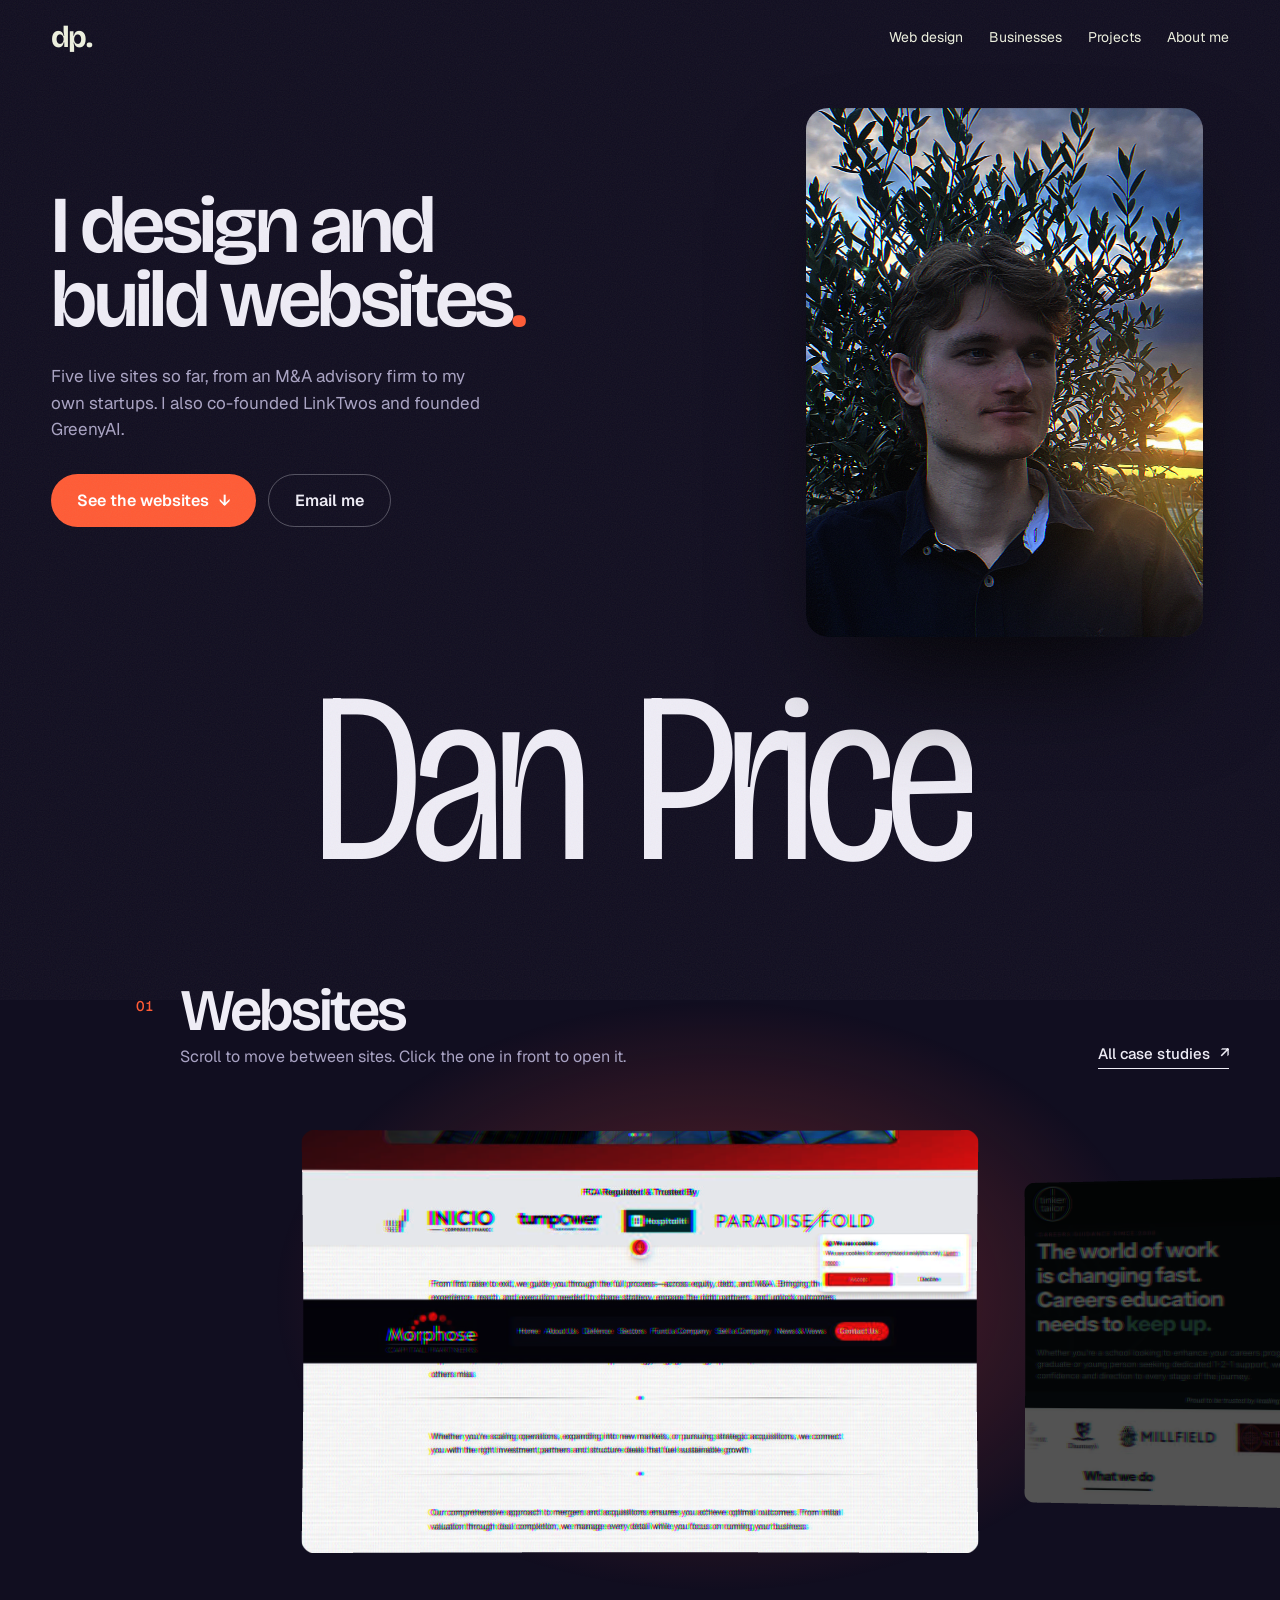
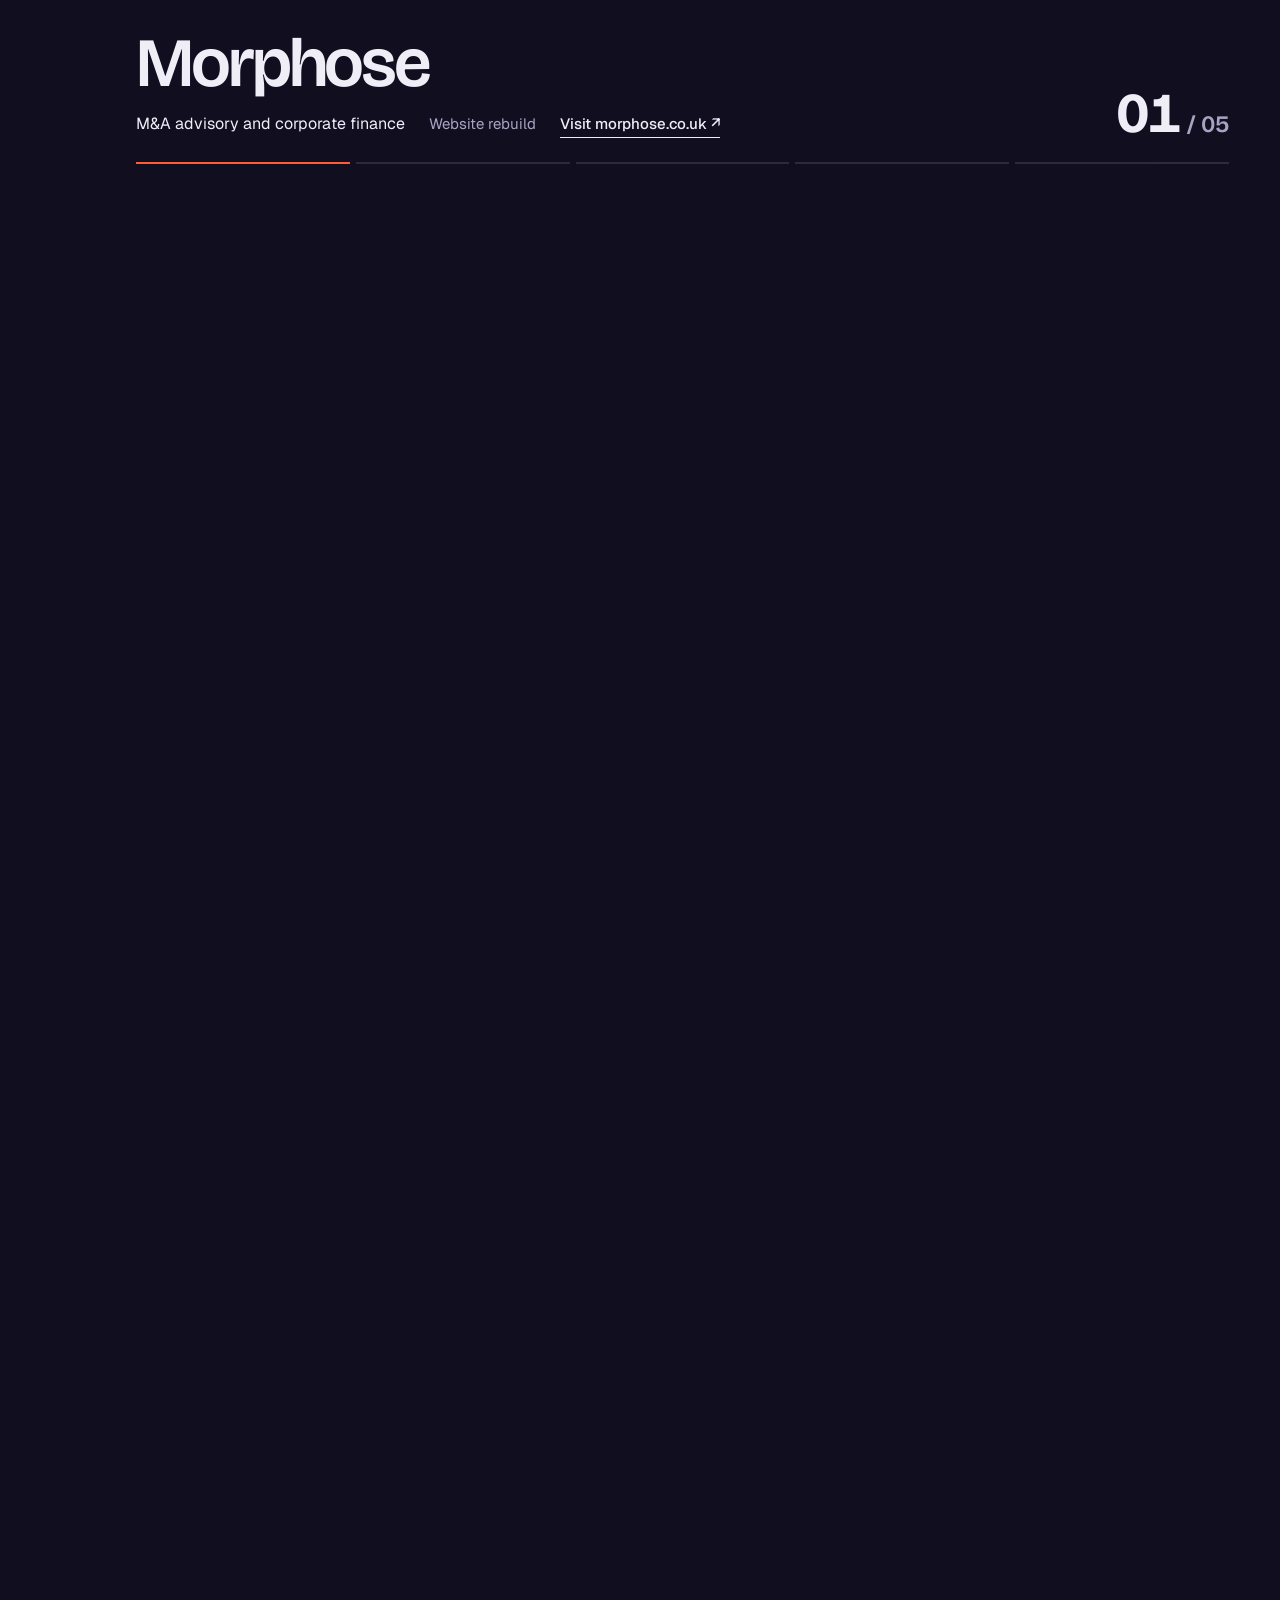
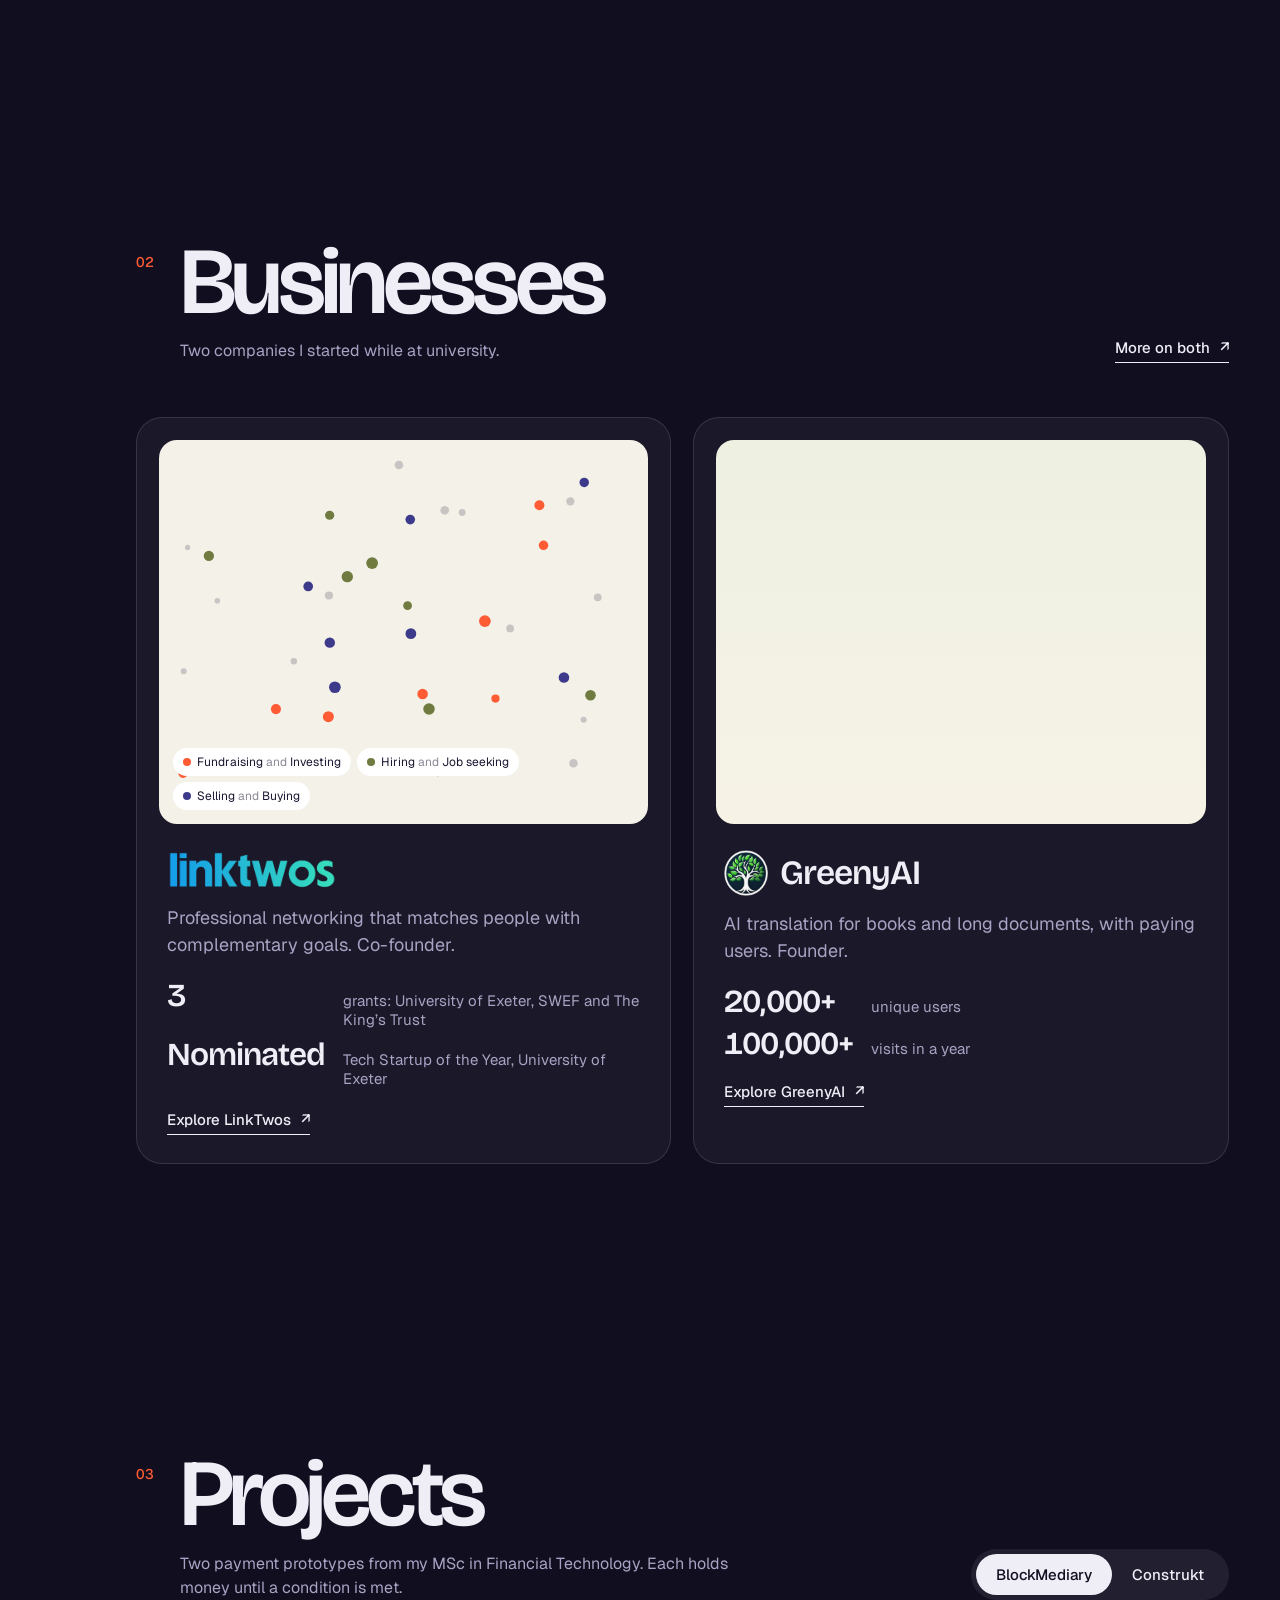
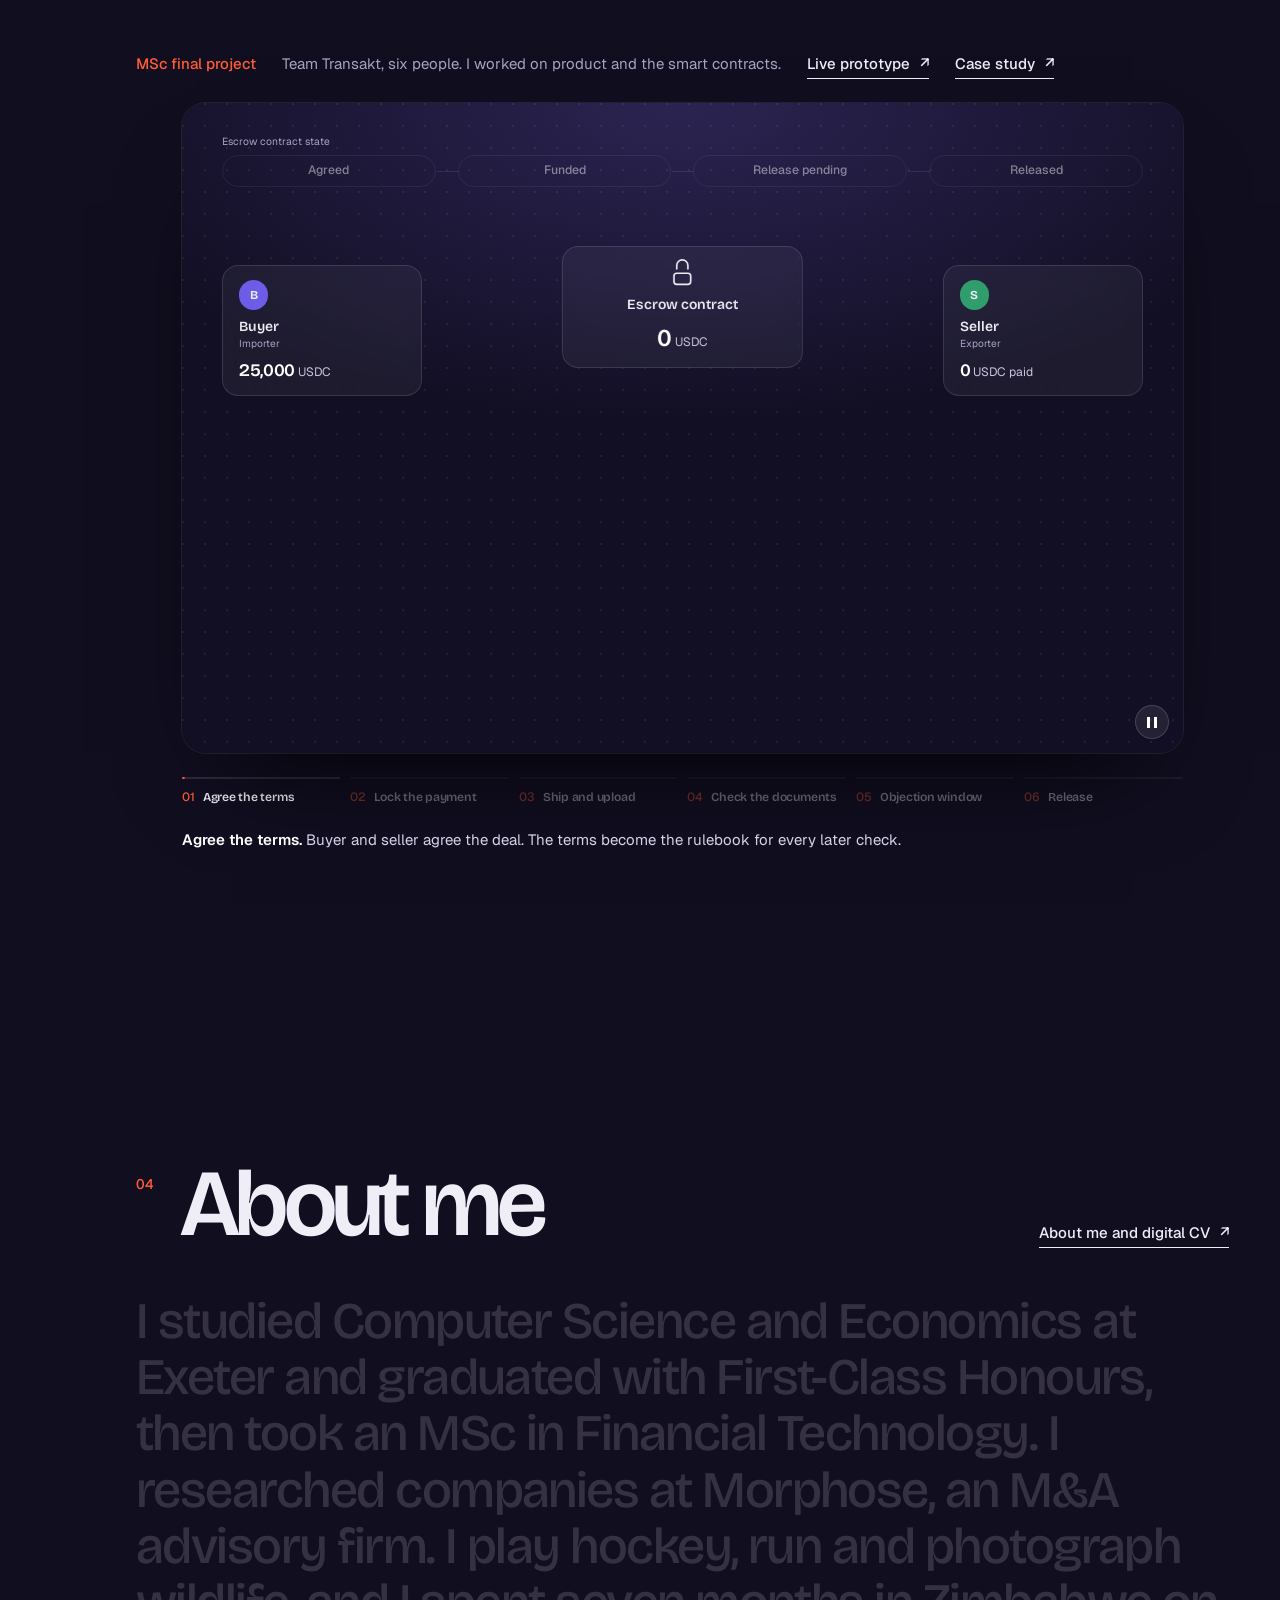
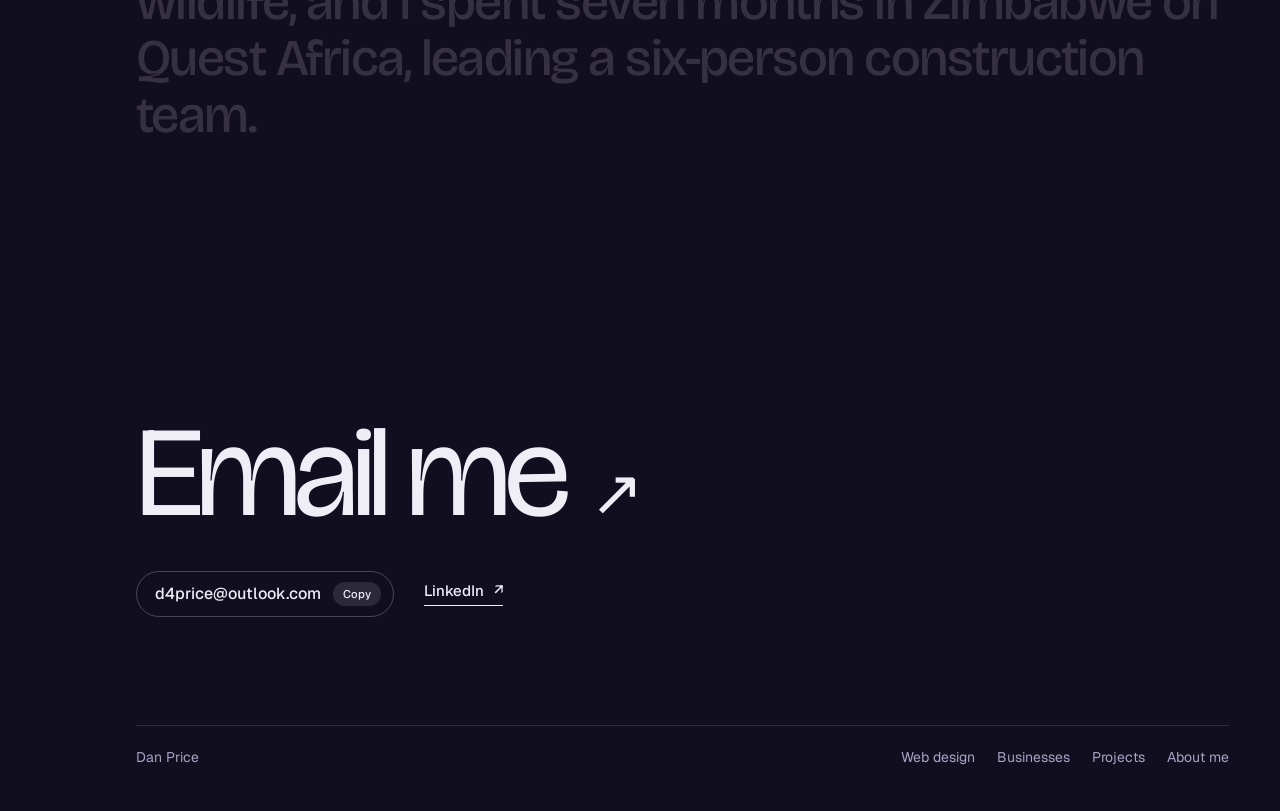
<file: index.html>
<!doctype html>
<html lang="en"><head><meta charset="UTF-8"><meta name="viewport" content="width=device-width, initial-scale=1"><meta name="theme-color" content="#1a1631"><meta name="description" content="Dan Price designs and builds websites. Web design, businesses, projects and background."><title>Dan Price: web design, businesses and projects</title><link rel="icon" href="/favicon.svg" type="image/svg+xml"><link rel="apple-touch-icon" href="/apple-touch-icon.png"><meta property="og:type" content="website"><meta property="og:site_name" content="Dan Price"><meta property="og:title" content="Dan Price: web design, businesses and projects"><meta property="og:description" content="Dan Price designs and builds websites. Web design, businesses, projects and background."><meta property="og:url" content="https://danprice.uk/"><meta property="og:image" content="https://danprice.uk/og.jpg"><meta property="og:image:width" content="1200"><meta property="og:image:height" content="630"><meta name="twitter:card" content="summary_large_image"><link rel="preconnect" href="https://fonts.googleapis.com"><link rel="preconnect" href="https://fonts.gstatic.com" crossorigin><link href="https://fonts.googleapis.com/css2?family=Bricolage+Grotesque:opsz,wdth,wght@12..96,75..100,200..800&family=Geist:wght@300..700&family=DM+Sans:wght@400;500;600;700&family=Manrope:wght@400;500;600;700;800&family=Prata&family=Space+Grotesk:wght@400;500;600;700&display=swap" rel="stylesheet">  <script type="module" crossorigin src="/assets/main-x53QYhRP.js"></script>
  <link rel="modulepreload" crossorigin href="/assets/modulepreload-polyfill-B5Qt9EMX.js">
  <link rel="modulepreload" crossorigin href="/assets/preload-helper-ckwbz45p.js">
</head><body><div id="app"></div></body></html>
</file>
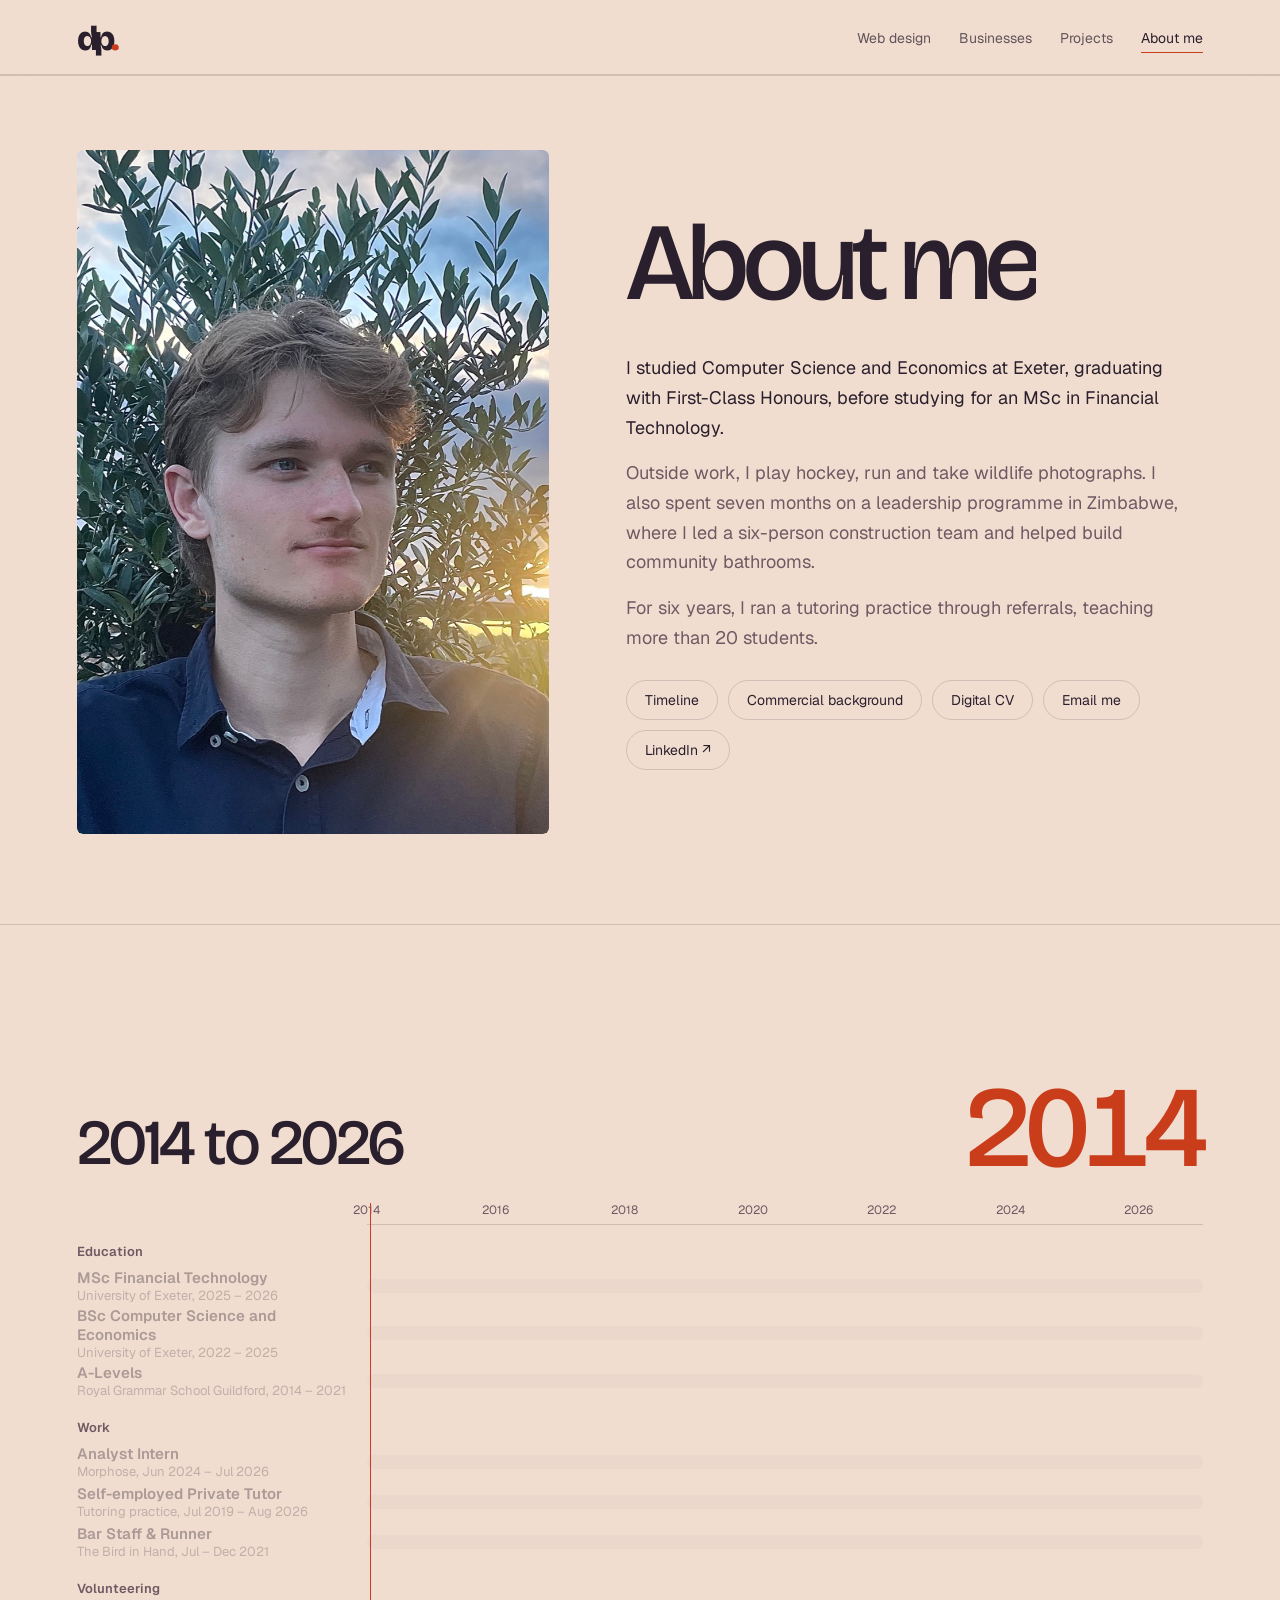
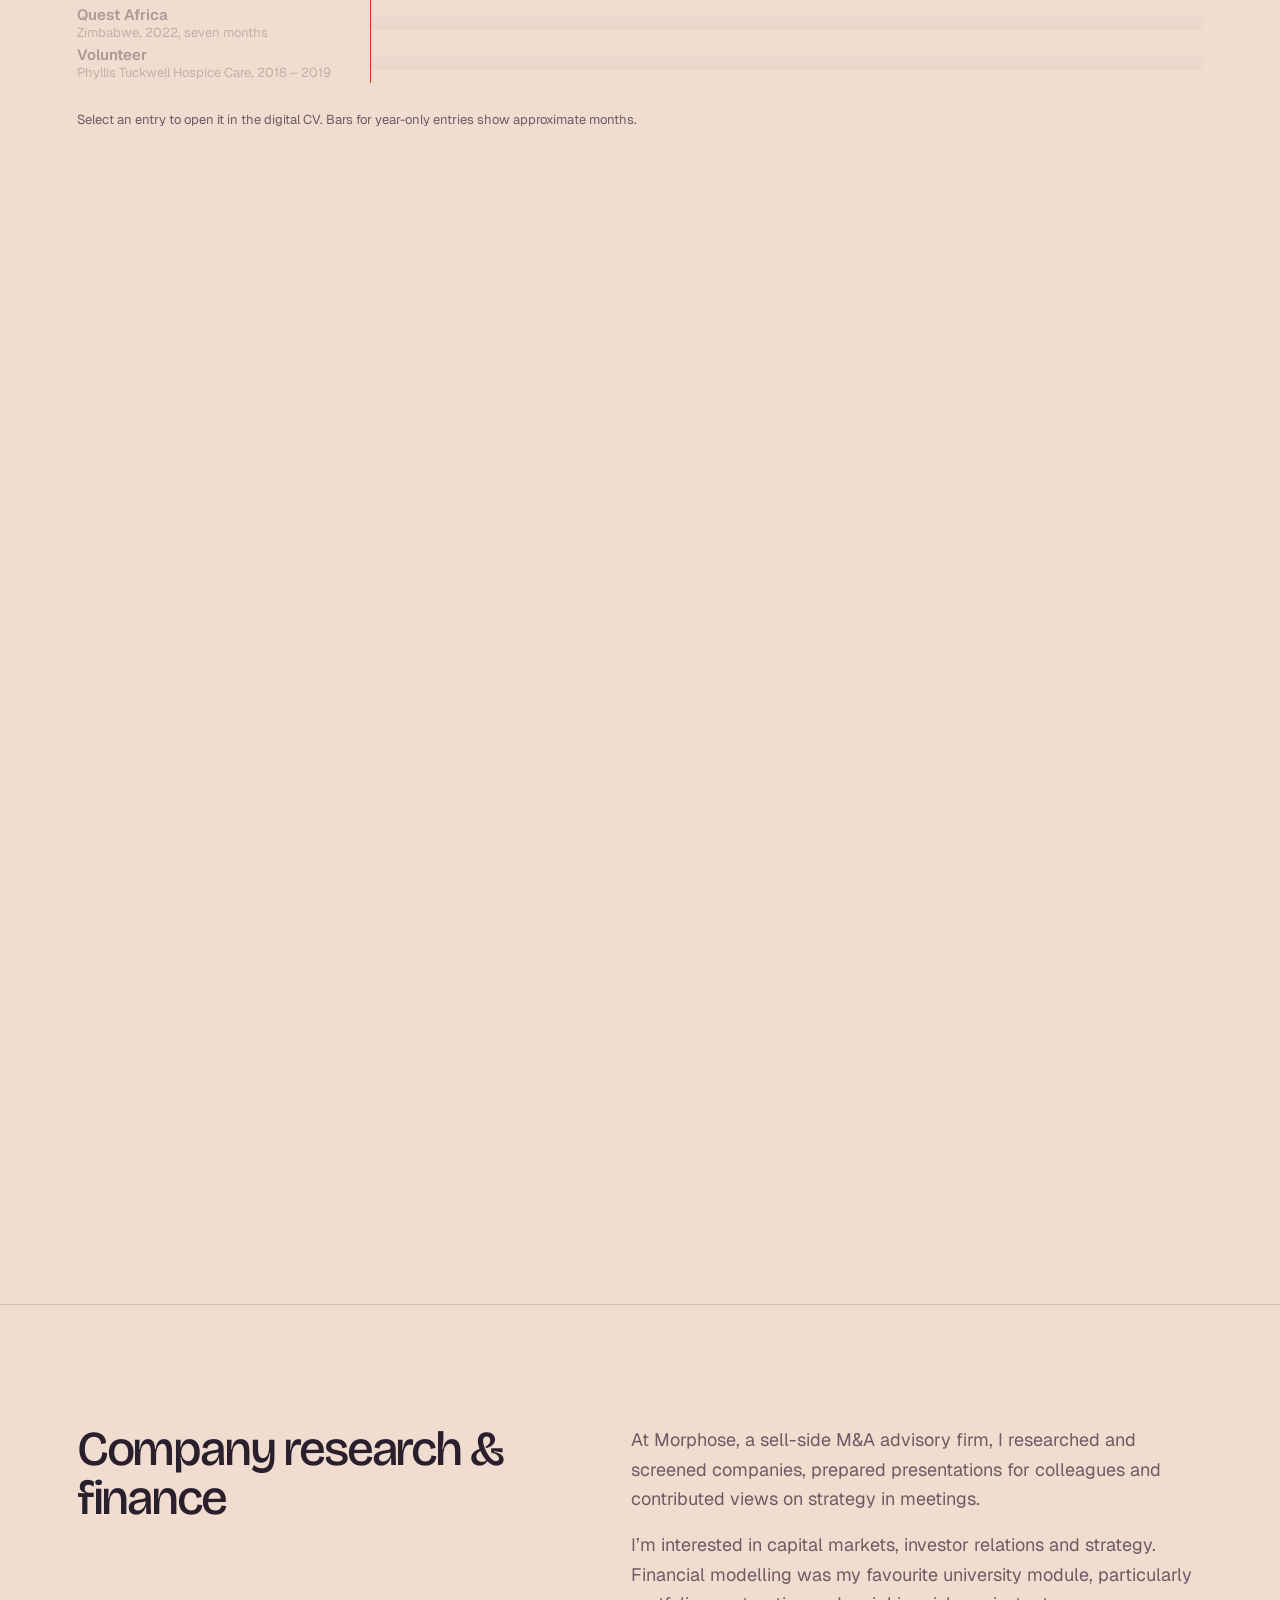
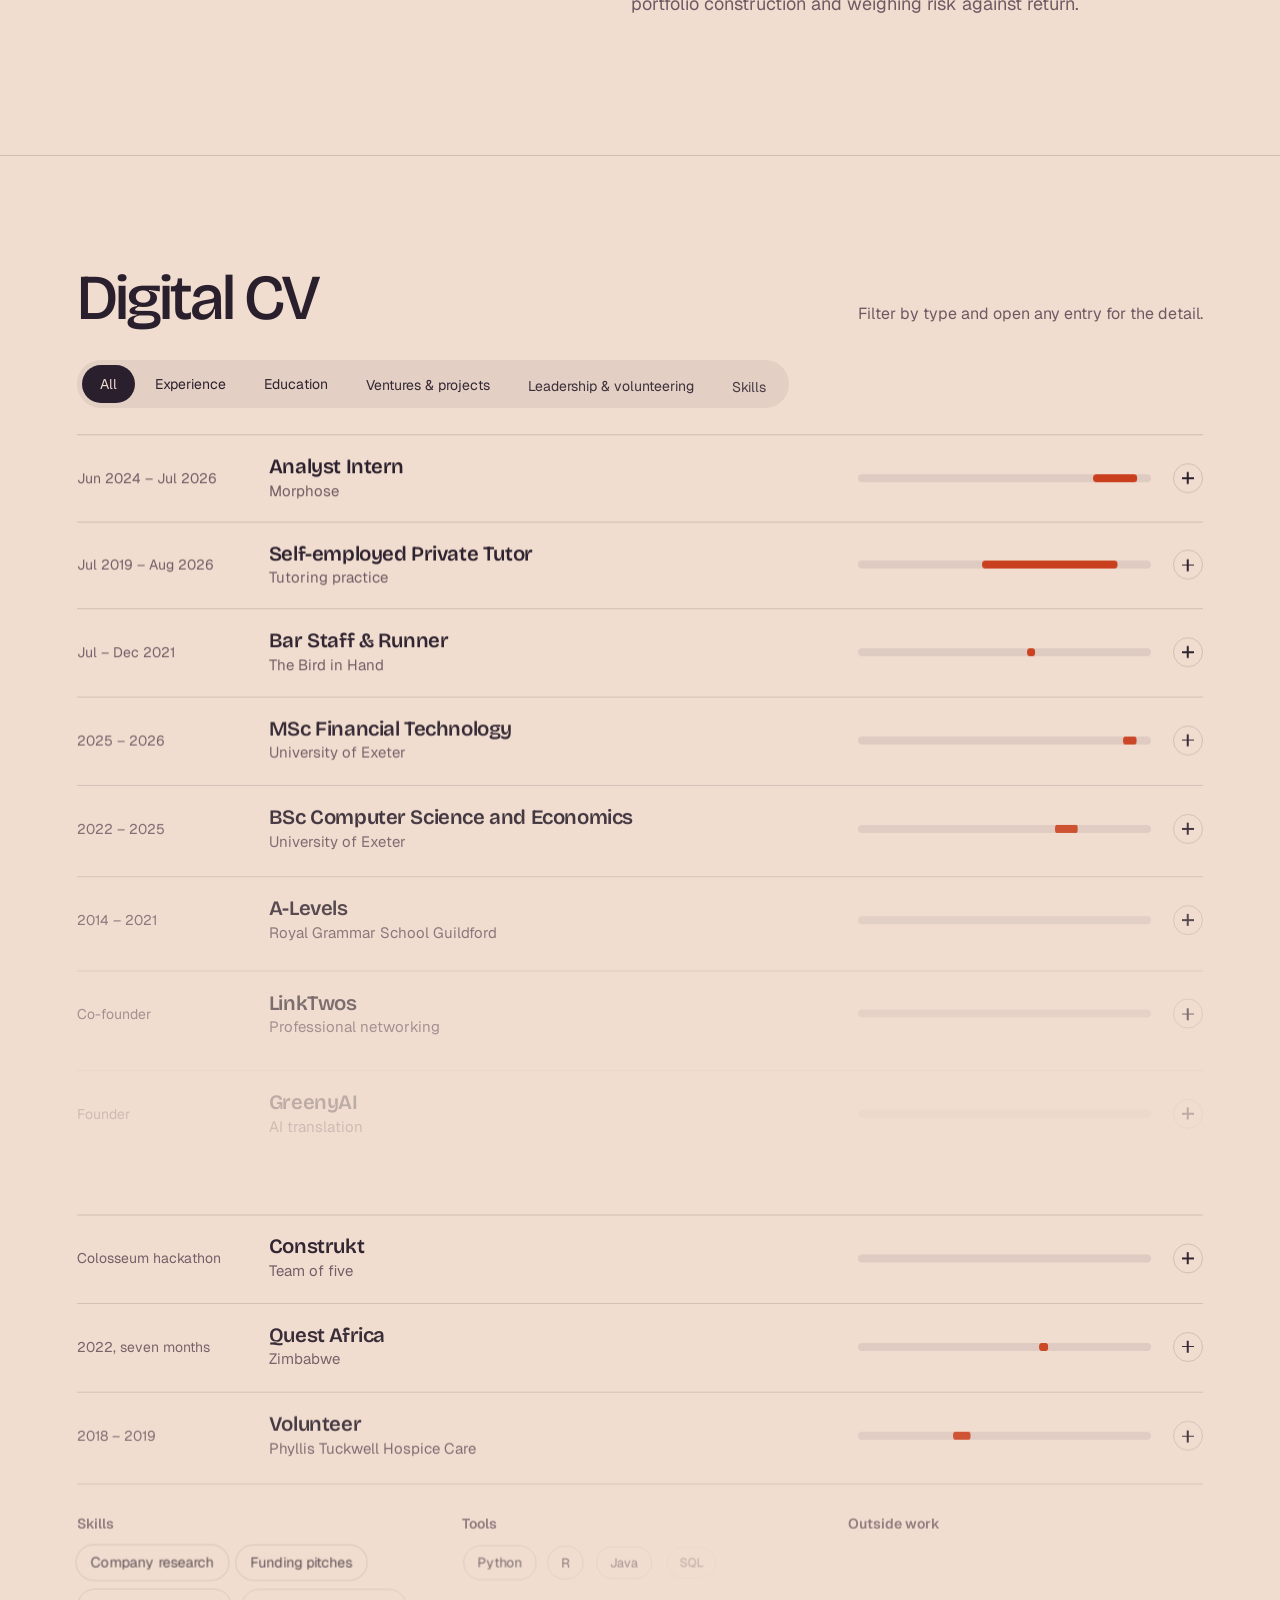
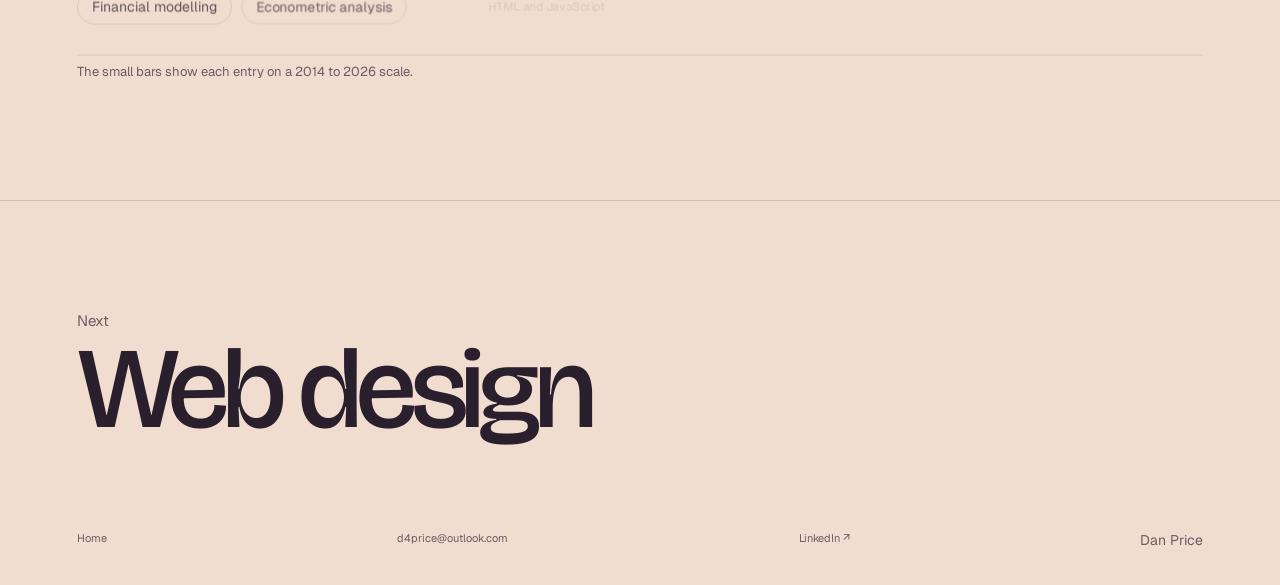
<file: about.html>
<!doctype html>
<html lang="en"><head><meta charset="UTF-8"><meta name="viewport" content="width=device-width, initial-scale=1.0"><meta name="theme-color" content="#f1ddd0"><meta name="description" content="About Dan Price: education, work at Morphose, interests and digital CV."><title>About me | Dan Price</title><link rel="icon" href="/favicon.svg" type="image/svg+xml"><link rel="apple-touch-icon" href="/apple-touch-icon.png"><meta property="og:type" content="website"><meta property="og:site_name" content="Dan Price"><meta property="og:title" content="About me | Dan Price"><meta property="og:description" content="About Dan Price: education, work at Morphose, interests and digital CV."><meta property="og:url" content="https://danprice.uk/about"><meta property="og:image" content="https://danprice.uk/og.jpg"><meta property="og:image:width" content="1200"><meta property="og:image:height" content="630"><meta name="twitter:card" content="summary_large_image"><link rel="preconnect" href="https://fonts.googleapis.com"><link rel="preconnect" href="https://fonts.gstatic.com" crossorigin><link href="https://fonts.googleapis.com/css2?family=Bricolage+Grotesque:opsz,wdth,wght@12..96,75..100,200..800&family=Geist:wght@300..700&display=swap" rel="stylesheet">  <script type="module" crossorigin src="/assets/modulepreload-polyfill-B5Qt9EMX.js"></script>
  <script type="module" crossorigin src="/assets/preload-helper-ckwbz45p.js"></script>
  <script type="module" crossorigin src="/assets/gsap-CzGW6FVa.js"></script>
  <script type="module" crossorigin src="/assets/ScrollTrigger-DNECHiyU.js"></script>
  <script type="module" crossorigin src="/assets/main-pWt9jar6.js"></script>
  <link rel="stylesheet" crossorigin href="/assets/main-BEtyQK64.css">
</head><body><main id="intro"></main></body></html>
</file>
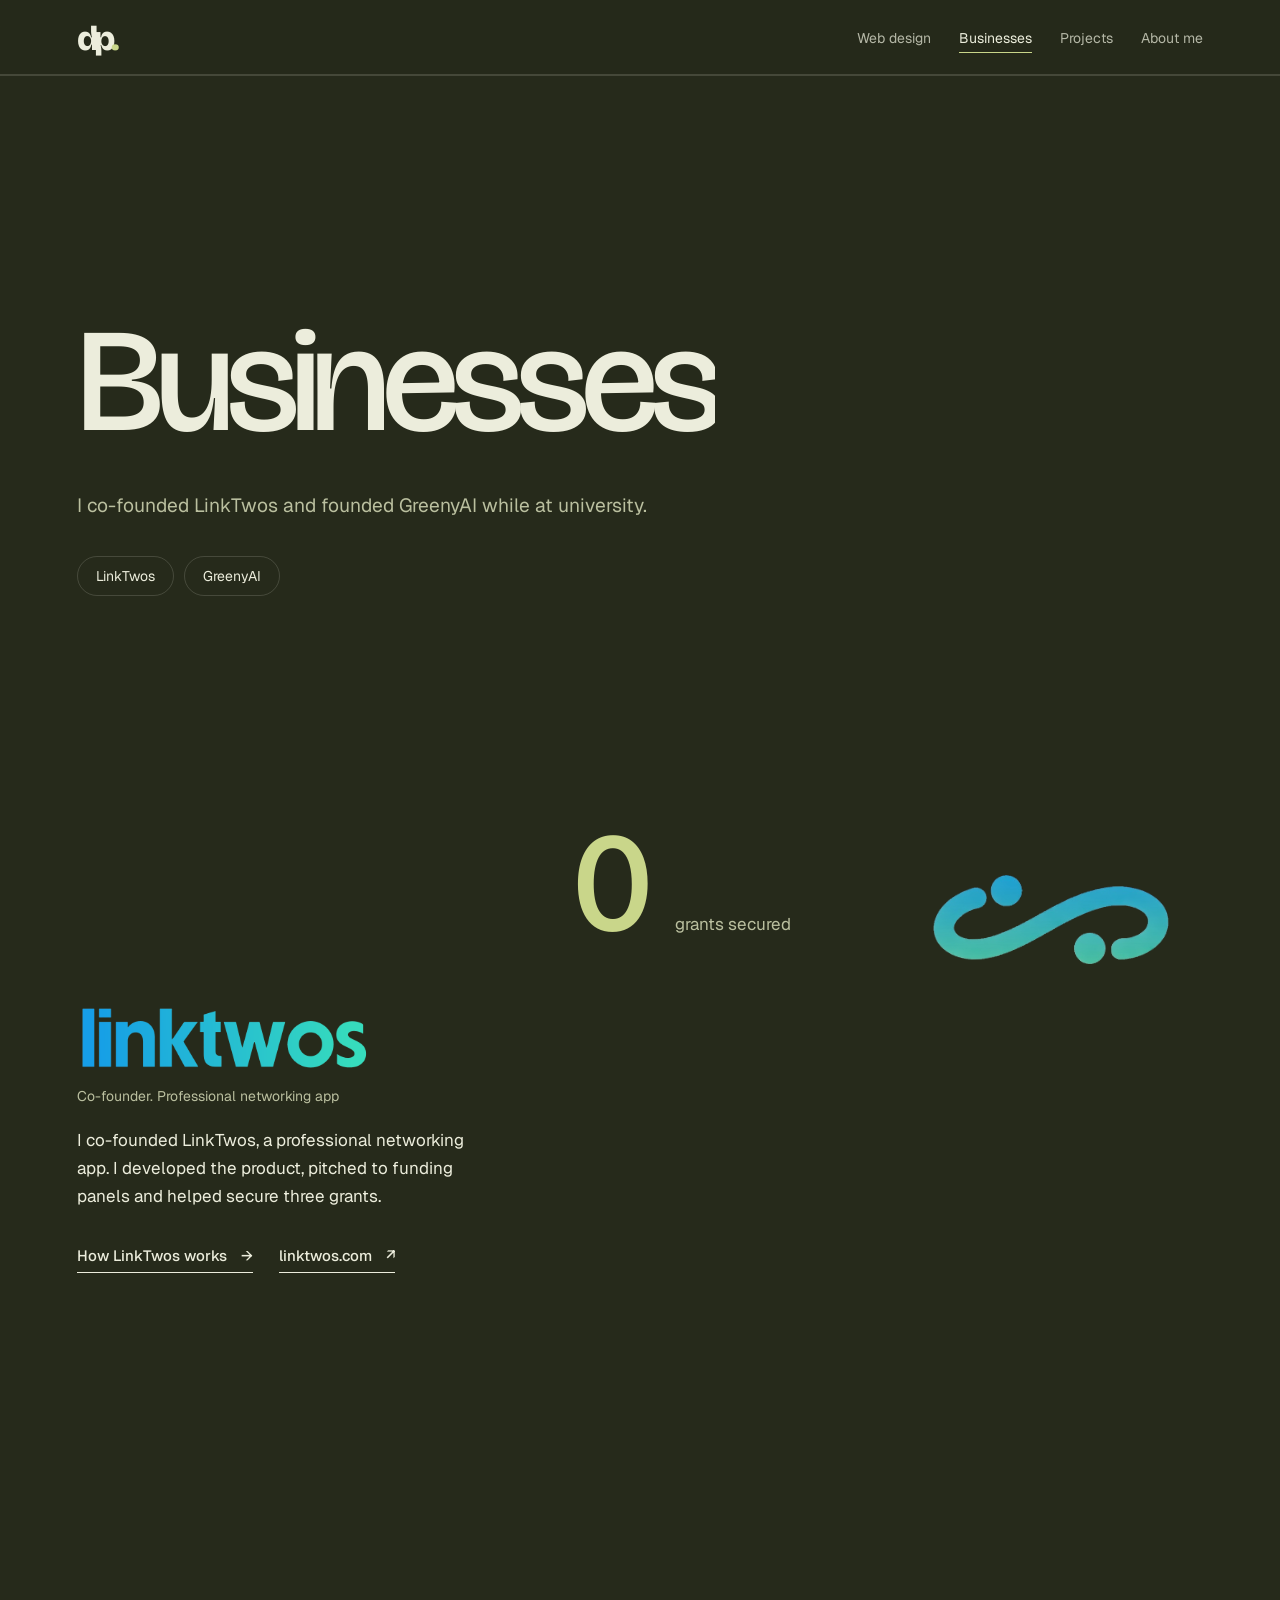
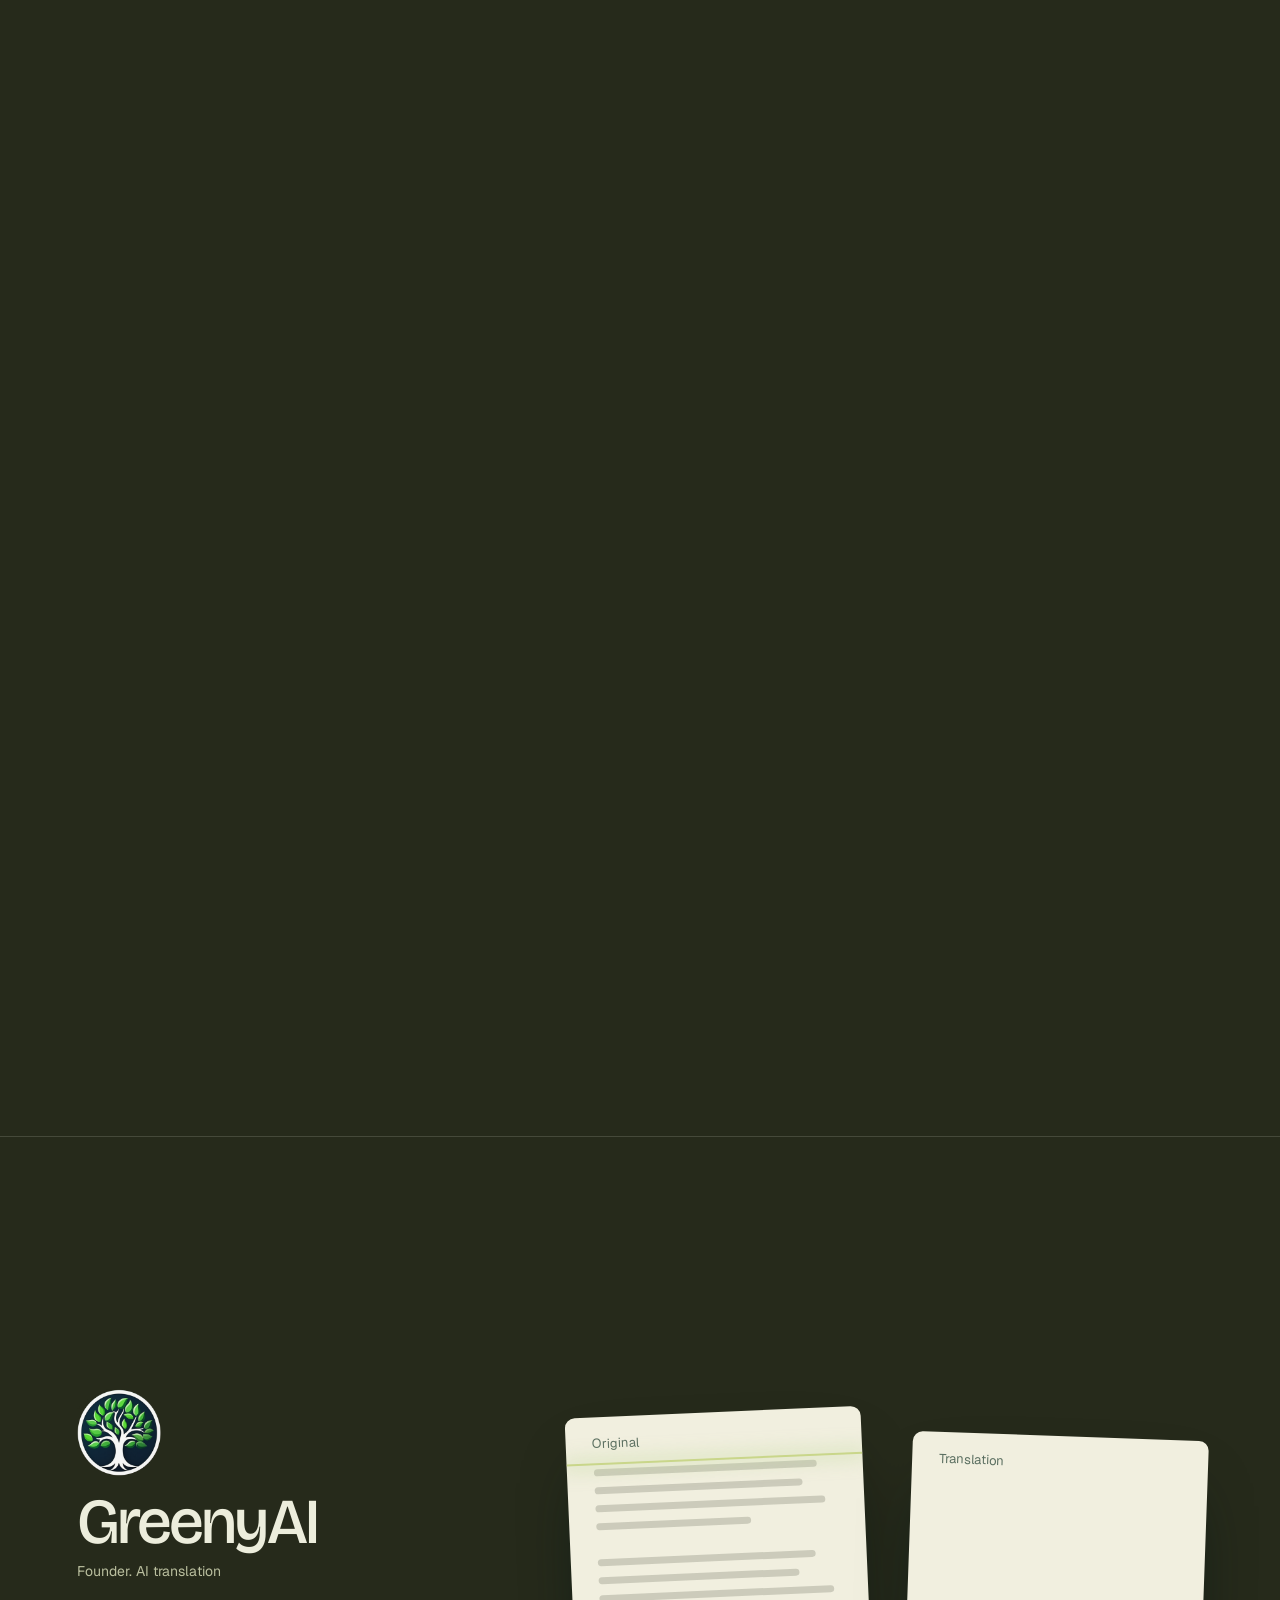
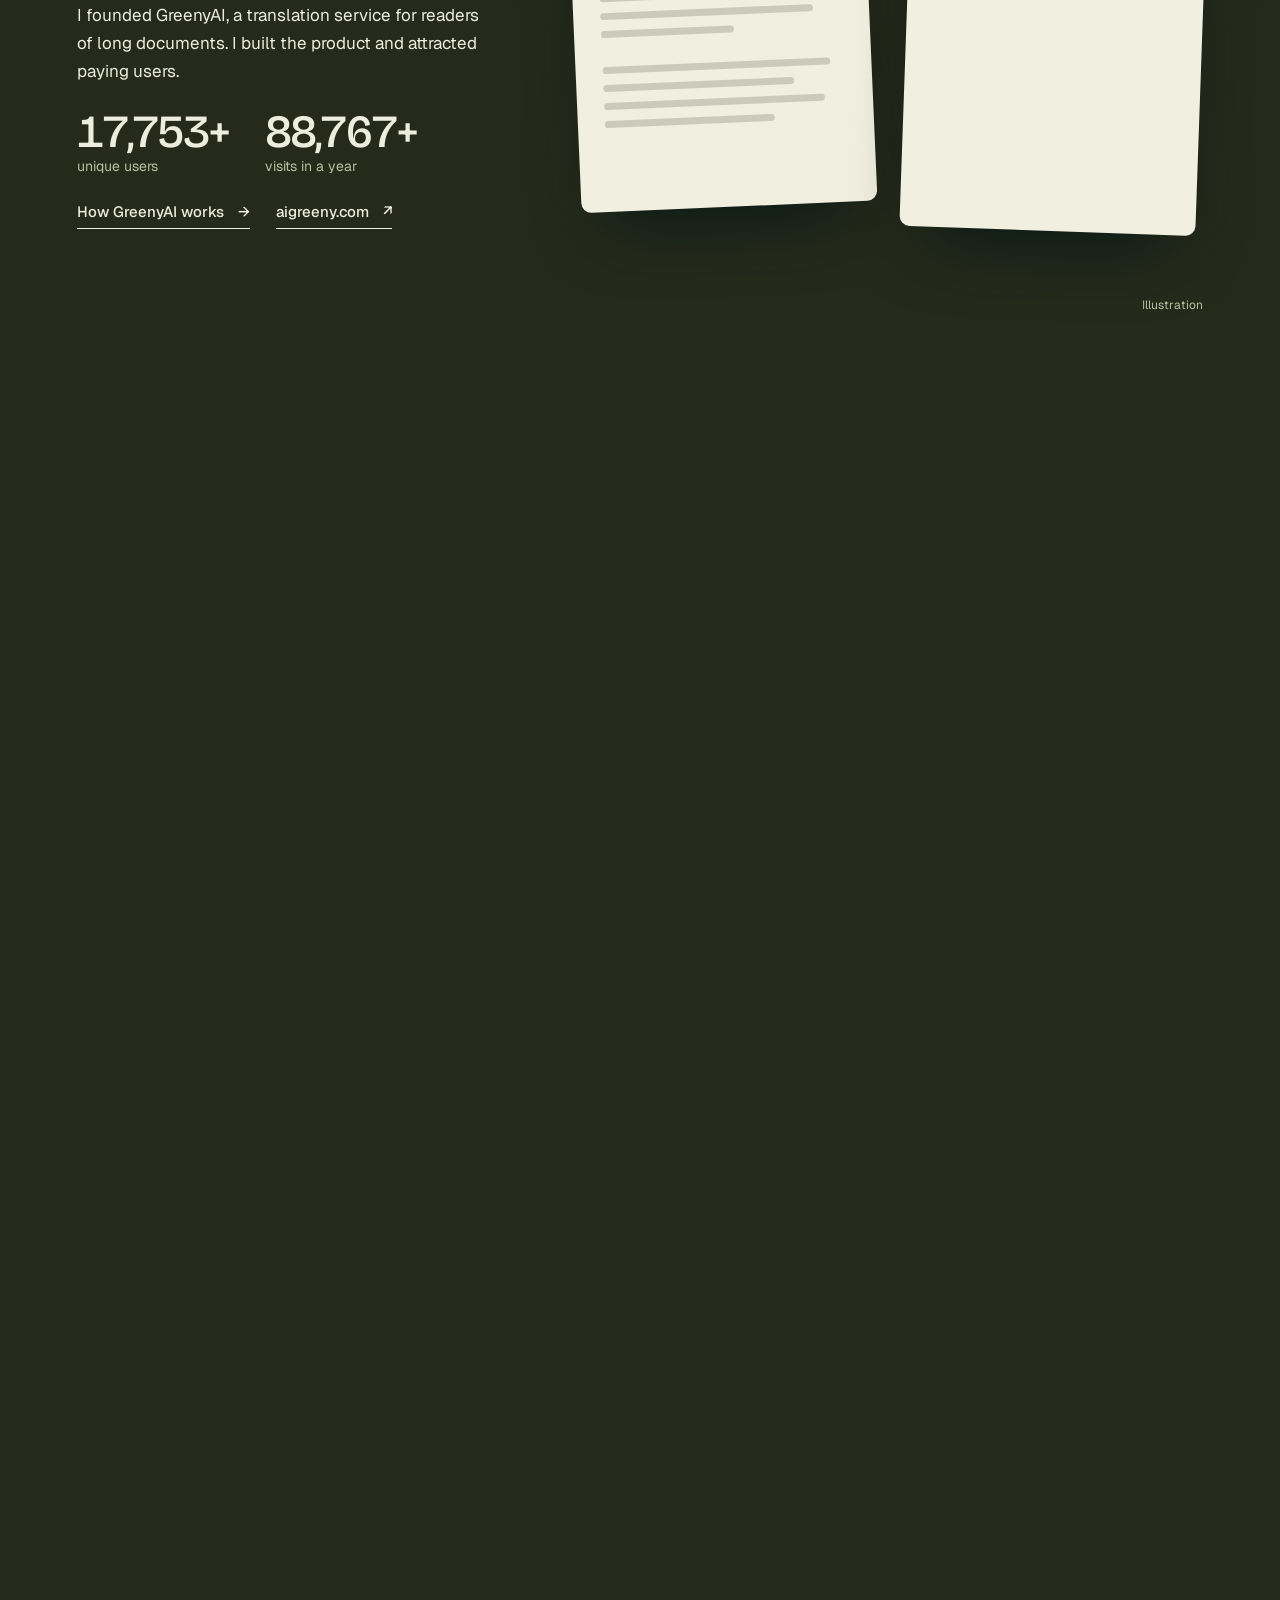
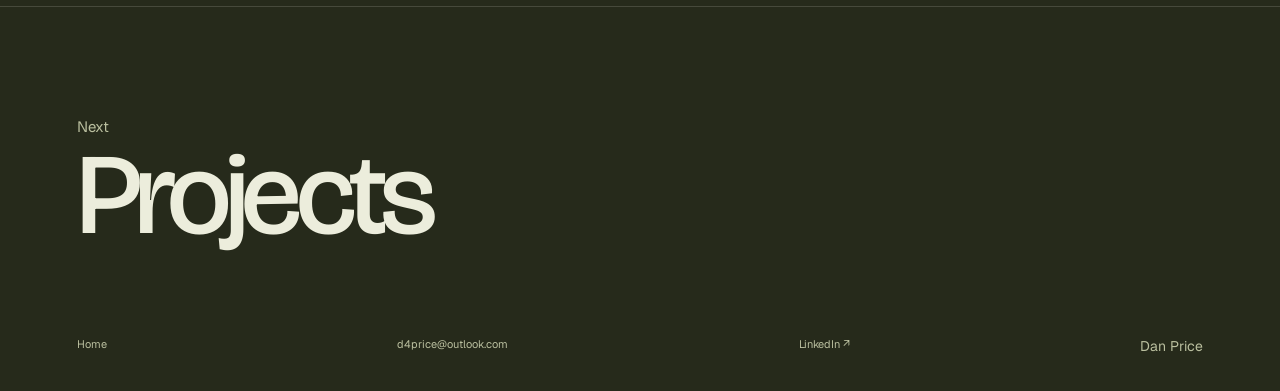
<file: businesses.html>
<!doctype html>
<html lang="en"><head><meta charset="UTF-8"><meta name="viewport" content="width=device-width, initial-scale=1.0"><meta name="theme-color" content="#262a1b"><meta name="description" content="LinkTwos and GreenyAI, the two businesses Dan Price co-founded and founded."><title>Businesses | Dan Price</title><link rel="icon" href="/favicon.svg" type="image/svg+xml"><link rel="apple-touch-icon" href="/apple-touch-icon.png"><meta property="og:type" content="website"><meta property="og:site_name" content="Dan Price"><meta property="og:title" content="Businesses | Dan Price"><meta property="og:description" content="LinkTwos and GreenyAI, the two businesses Dan Price co-founded and founded."><meta property="og:url" content="https://danprice.uk/businesses"><meta property="og:image" content="https://danprice.uk/og.jpg"><meta property="og:image:width" content="1200"><meta property="og:image:height" content="630"><meta name="twitter:card" content="summary_large_image"><link rel="preconnect" href="https://fonts.googleapis.com"><link rel="preconnect" href="https://fonts.gstatic.com" crossorigin><link href="https://fonts.googleapis.com/css2?family=Bricolage+Grotesque:opsz,wdth,wght@12..96,75..100,200..800&family=Geist:wght@300..700&display=swap" rel="stylesheet">  <script type="module" crossorigin src="/assets/modulepreload-polyfill-B5Qt9EMX.js"></script>
  <script type="module" crossorigin src="/assets/preload-helper-ckwbz45p.js"></script>
  <script type="module" crossorigin src="/assets/gsap-CzGW6FVa.js"></script>
  <script type="module" crossorigin src="/assets/ScrollTrigger-DNECHiyU.js"></script>
  <script type="module" crossorigin src="/assets/main-pWt9jar6.js"></script>
  <link rel="stylesheet" crossorigin href="/assets/main-BEtyQK64.css">
</head><body><main id="intro"></main></body></html>
</file>
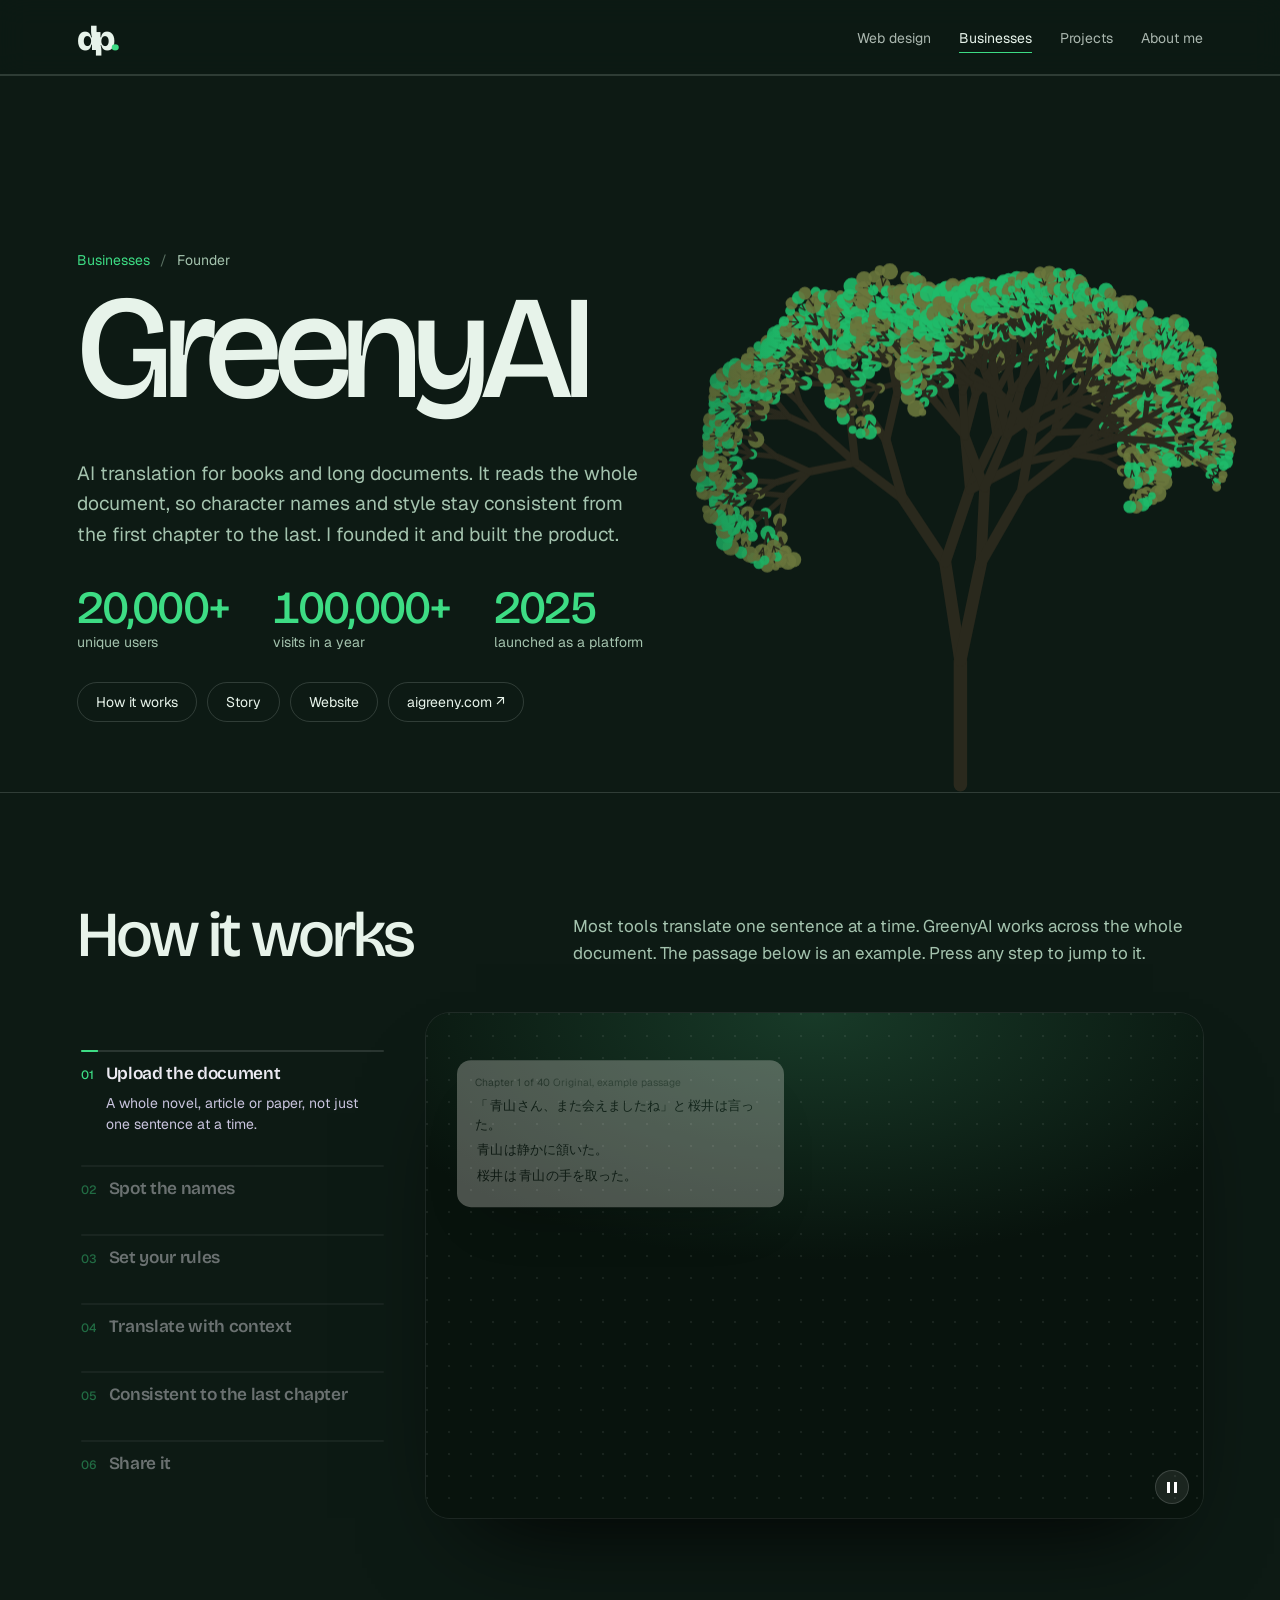
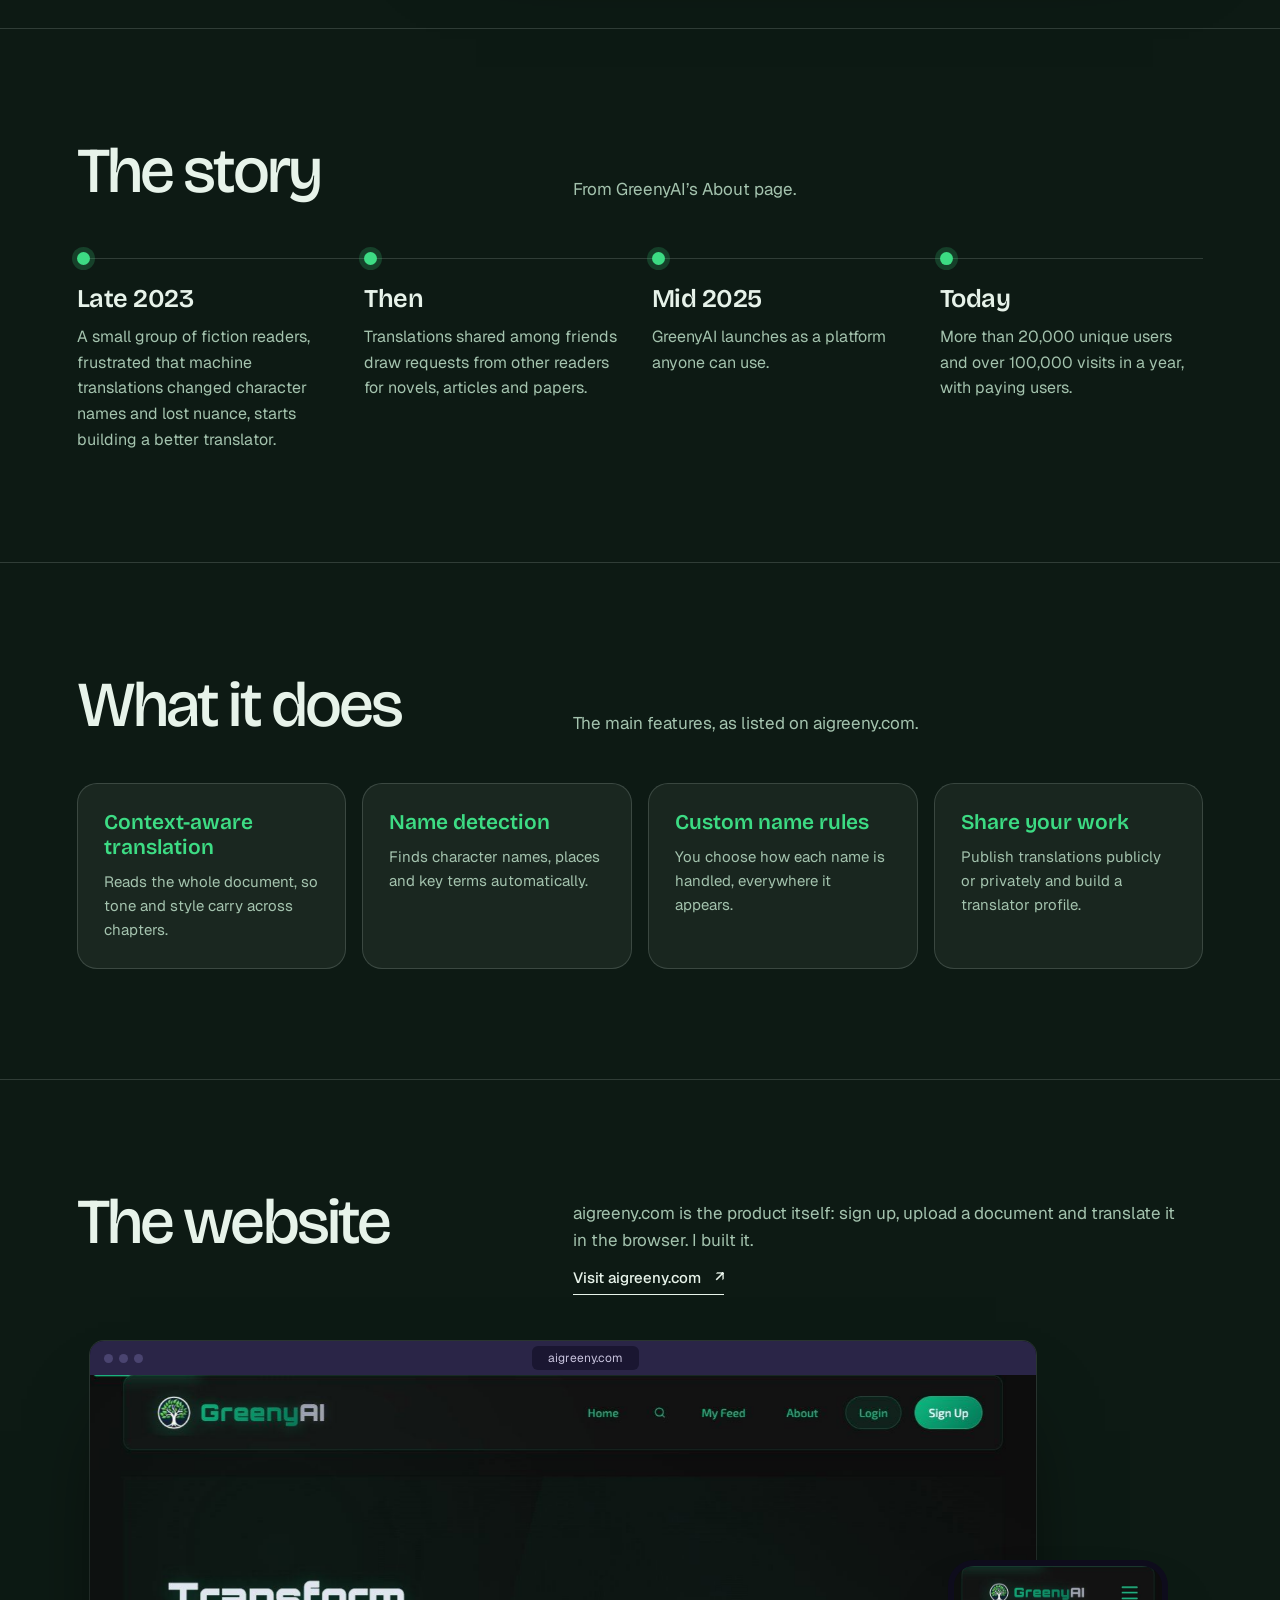
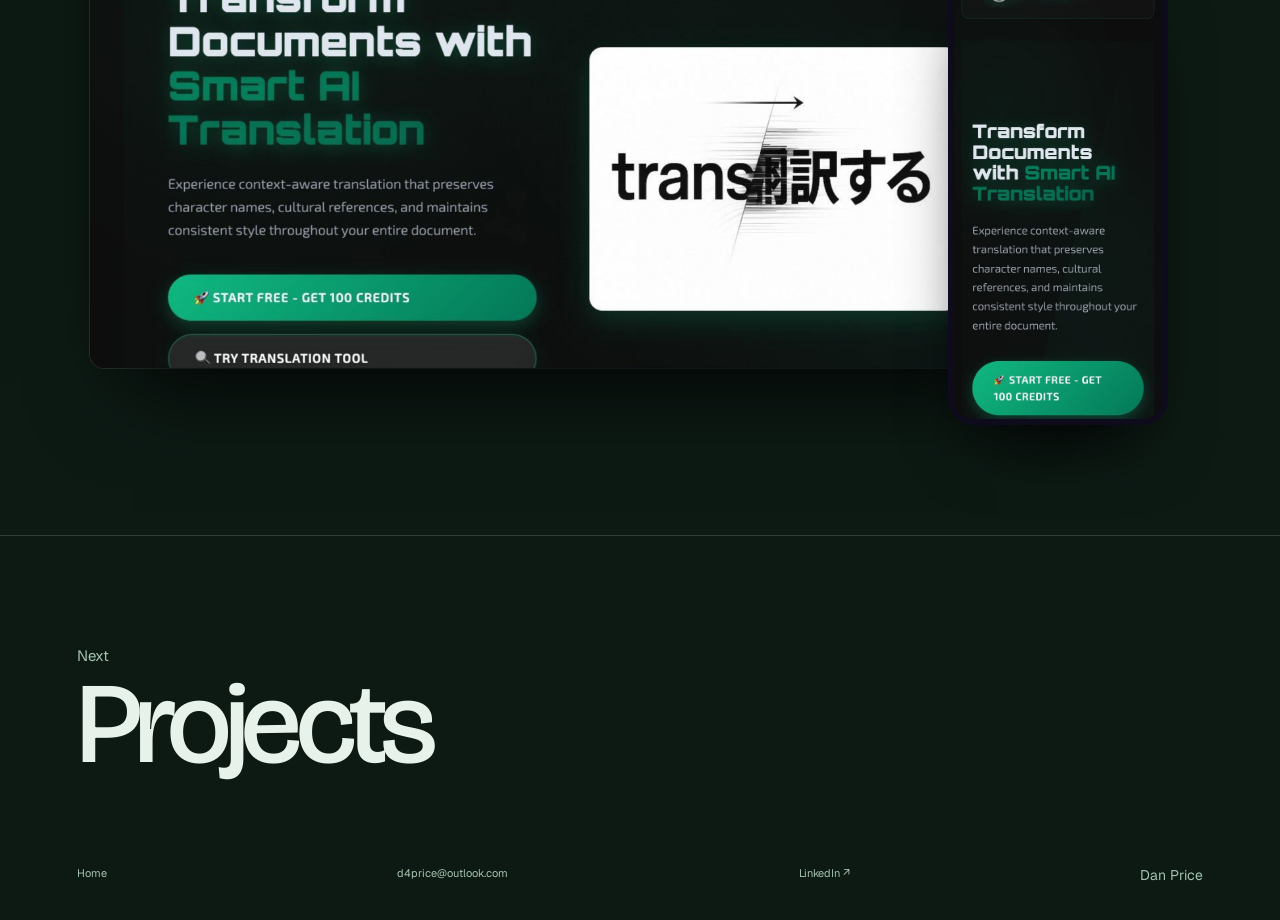
<file: greenyai.html>
<!doctype html>
<html lang="en"><head><meta charset="UTF-8"><meta name="viewport" content="width=device-width, initial-scale=1.0"><meta name="theme-color" content="#0d1a14"><meta name="description" content="GreenyAI, the AI translation platform for long documents that Dan Price founded: how it works, its story and its website."><title>GreenyAI | Dan Price</title><link rel="icon" href="/favicon.svg" type="image/svg+xml"><link rel="apple-touch-icon" href="/apple-touch-icon.png"><meta property="og:type" content="website"><meta property="og:site_name" content="Dan Price"><meta property="og:title" content="GreenyAI | Dan Price"><meta property="og:description" content="GreenyAI, the AI translation platform for long documents that Dan Price founded: how it works, its story and its website."><meta property="og:url" content="https://danprice.uk/greenyai"><meta property="og:image" content="https://danprice.uk/og.jpg"><meta property="og:image:width" content="1200"><meta property="og:image:height" content="630"><meta name="twitter:card" content="summary_large_image"><link rel="preconnect" href="https://fonts.googleapis.com"><link rel="preconnect" href="https://fonts.gstatic.com" crossorigin><link href="https://fonts.googleapis.com/css2?family=Bricolage+Grotesque:opsz,wdth,wght@12..96,75..100,200..800&family=Geist:wght@300..700&display=swap" rel="stylesheet">  <script type="module" crossorigin src="/assets/modulepreload-polyfill-B5Qt9EMX.js"></script>
  <script type="module" crossorigin src="/assets/preload-helper-ckwbz45p.js"></script>
  <script type="module" crossorigin src="/assets/gsap-CzGW6FVa.js"></script>
  <script type="module" crossorigin src="/assets/ScrollTrigger-DNECHiyU.js"></script>
  <script type="module" crossorigin src="/assets/main-pWt9jar6.js"></script>
  <link rel="stylesheet" crossorigin href="/assets/main-BEtyQK64.css">
</head><body><main id="intro"></main></body></html>
</file>
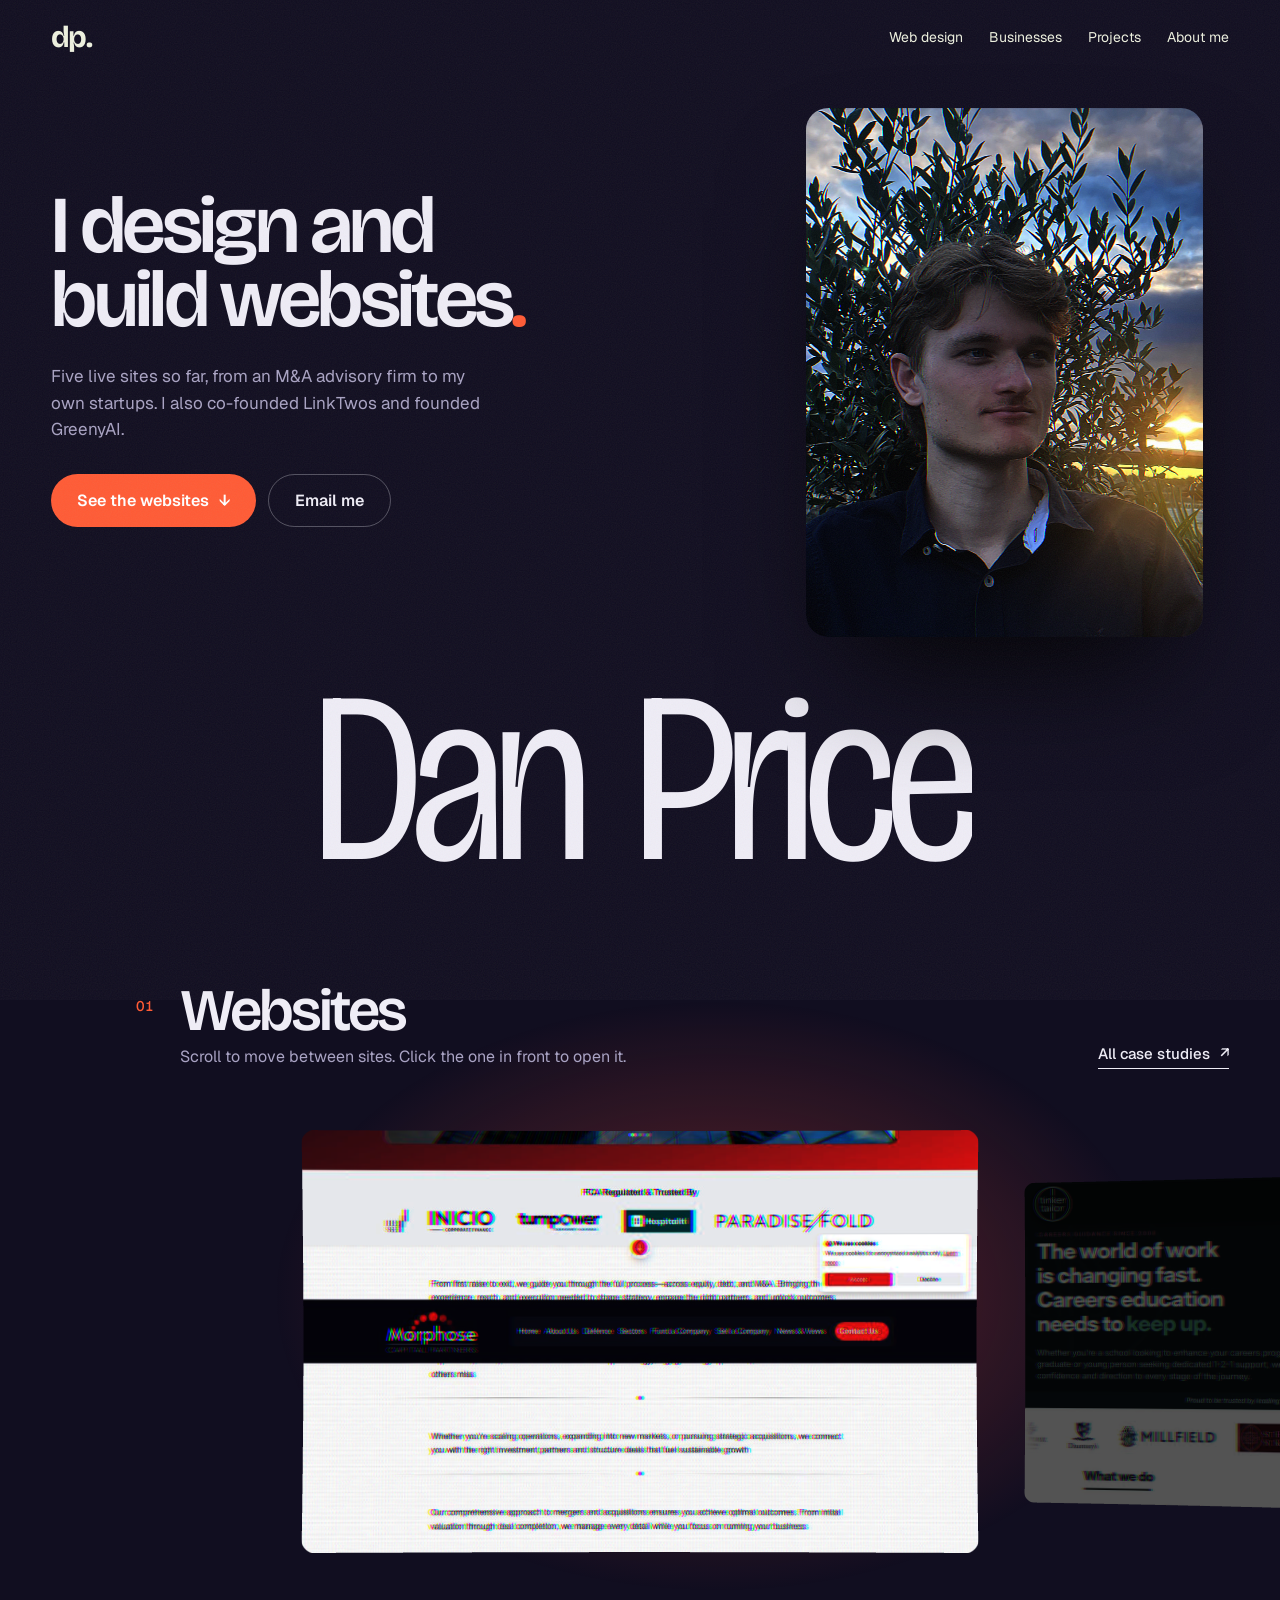
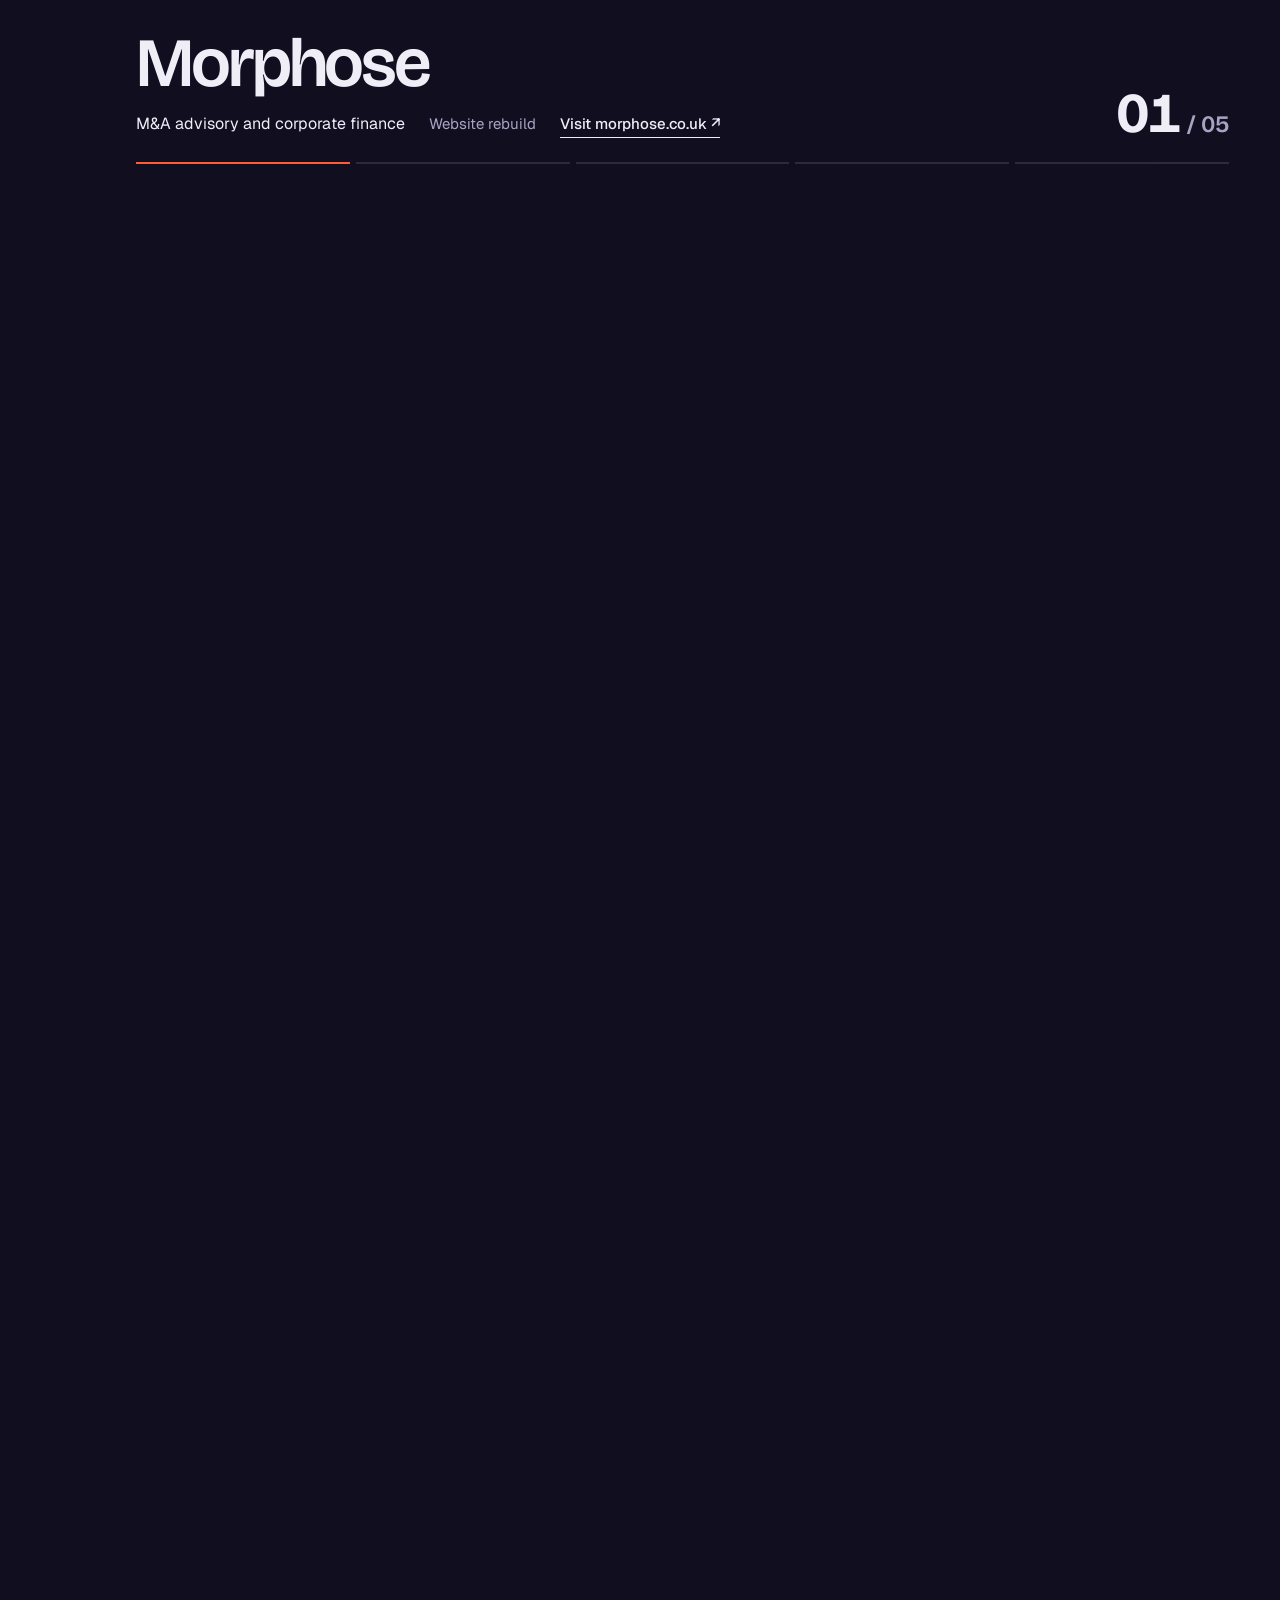
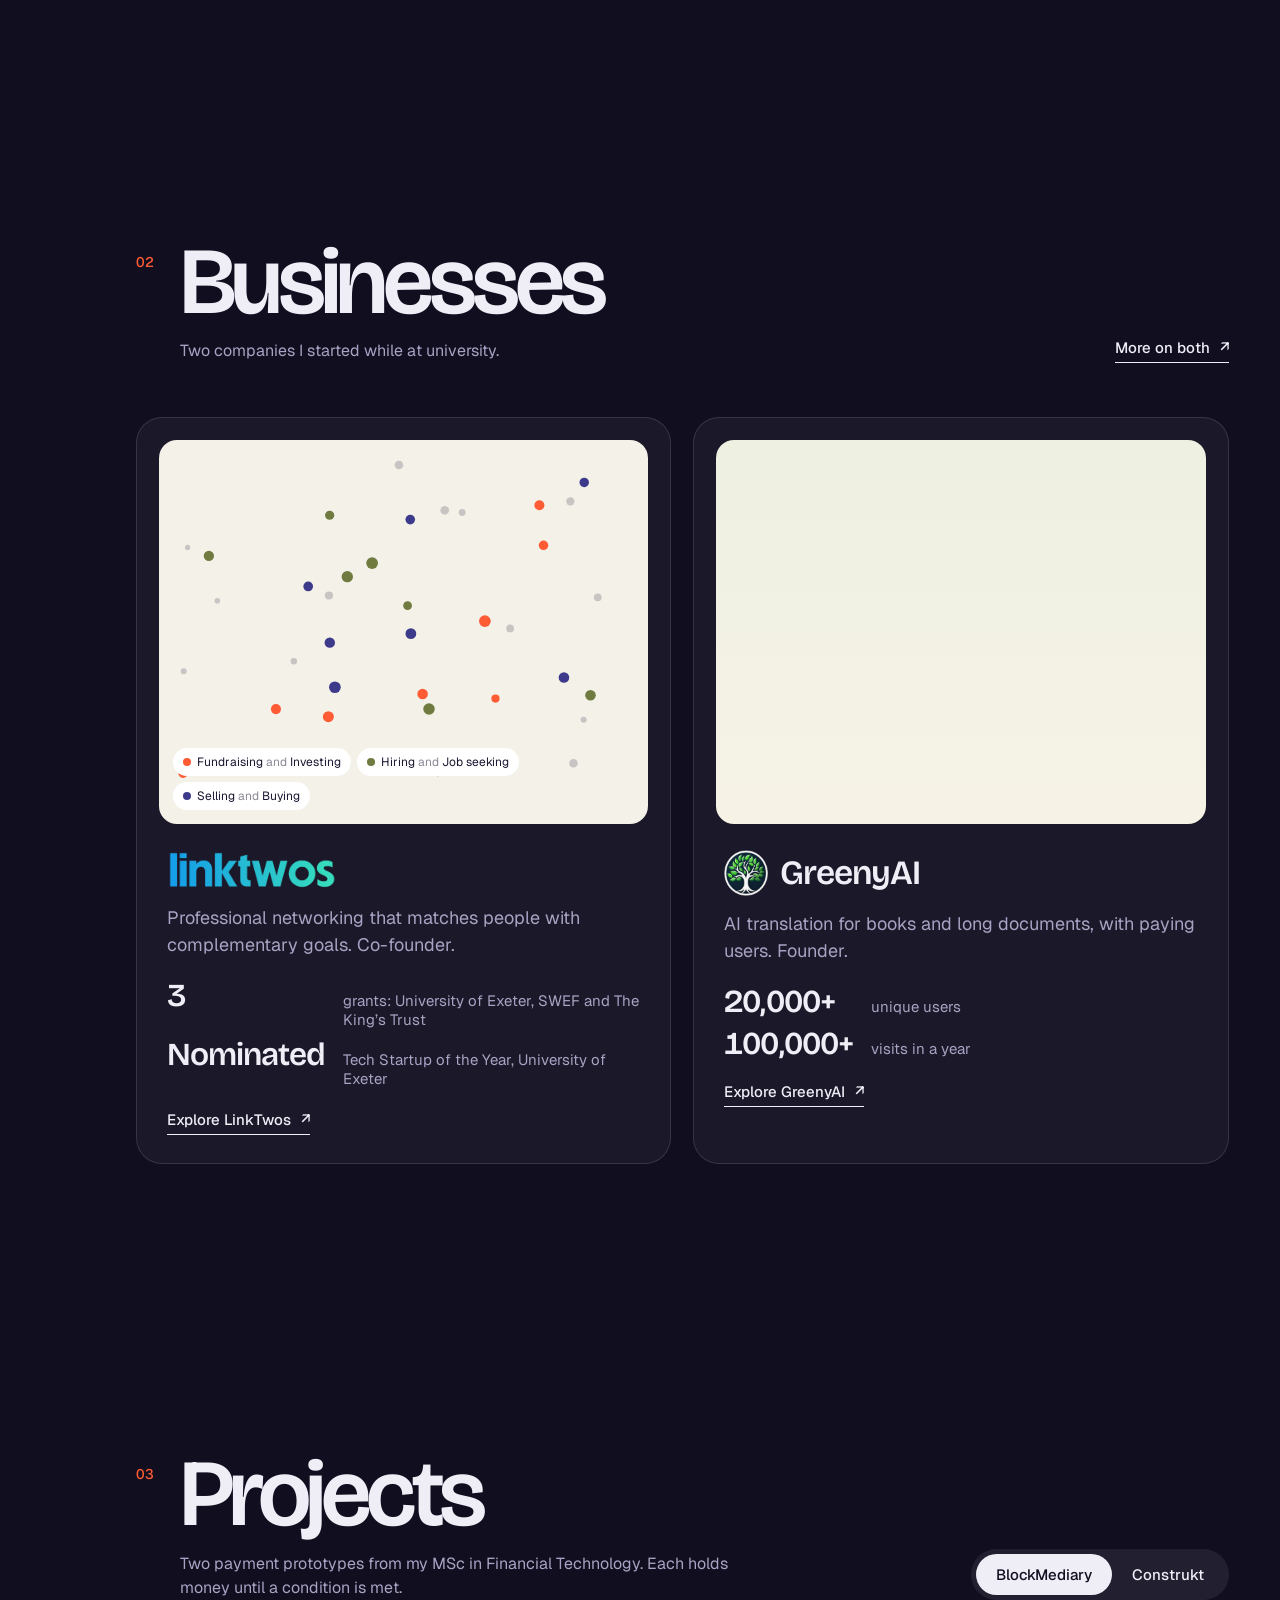
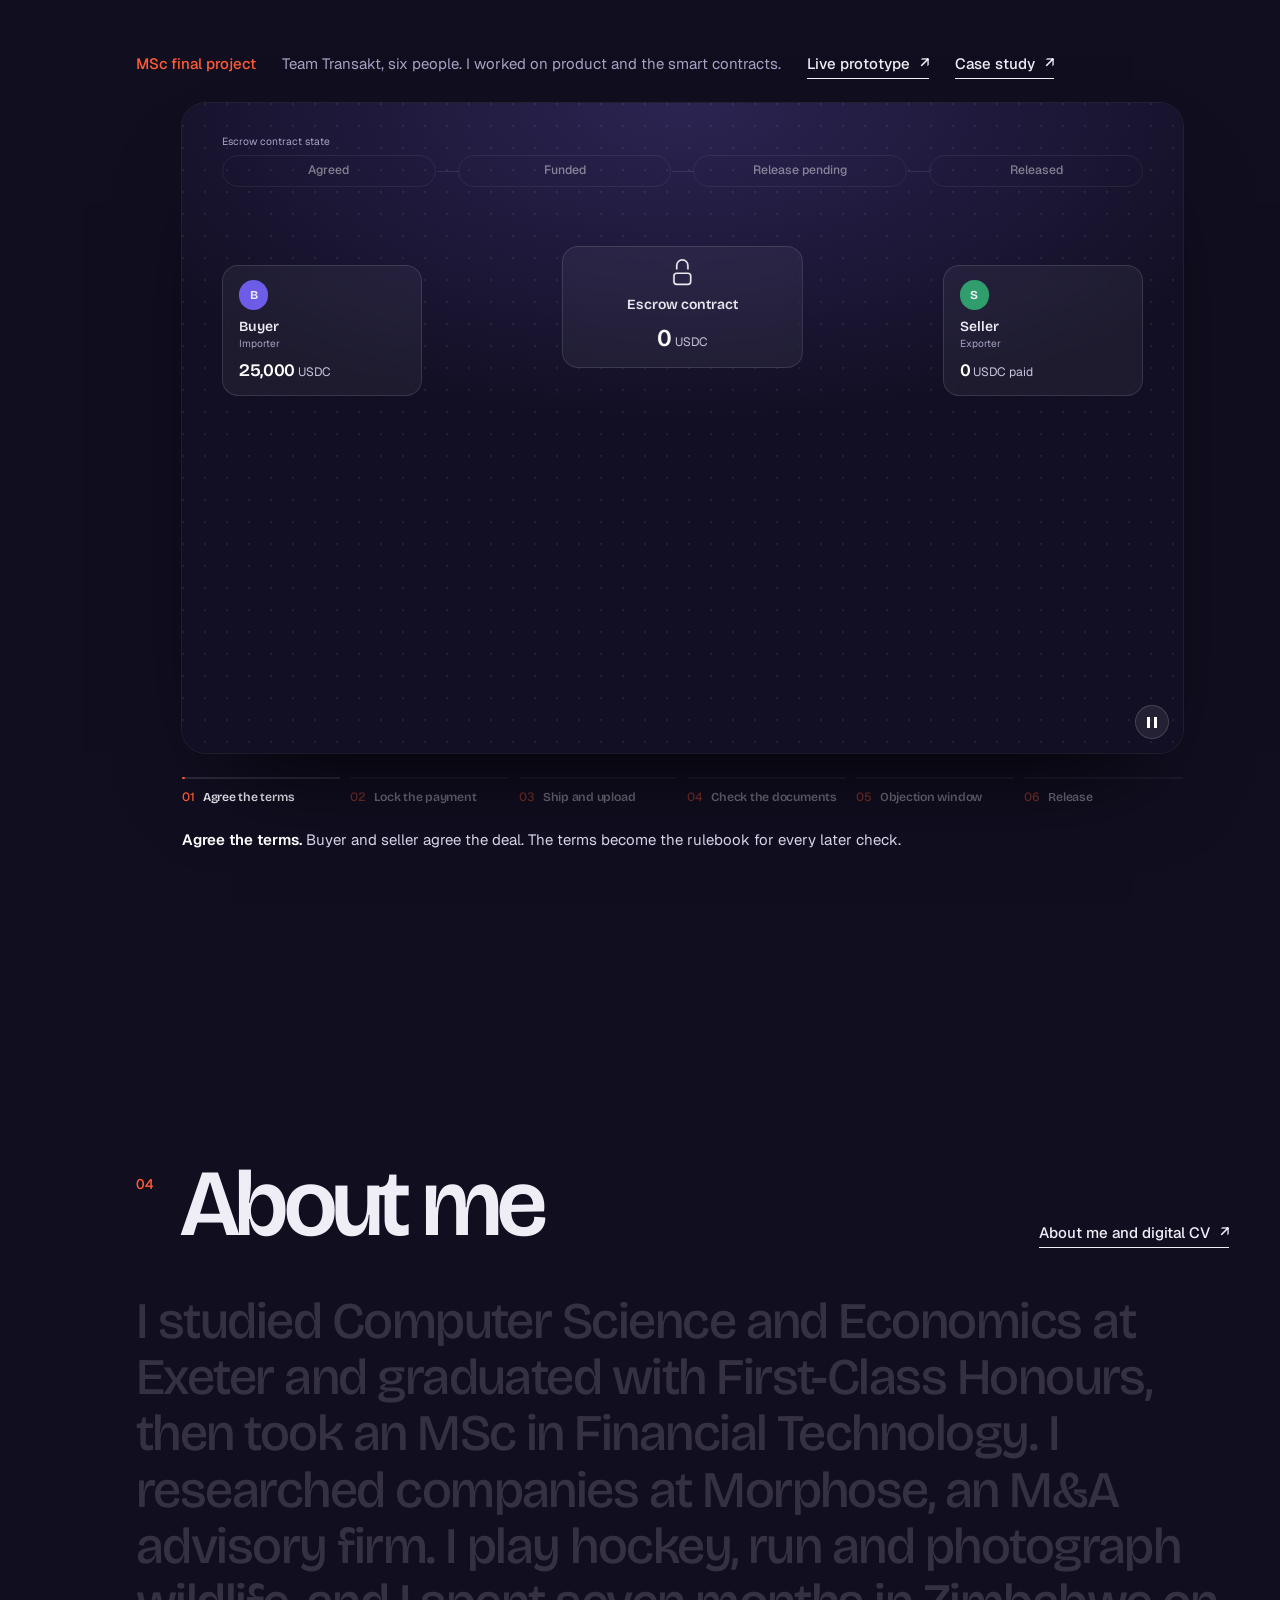
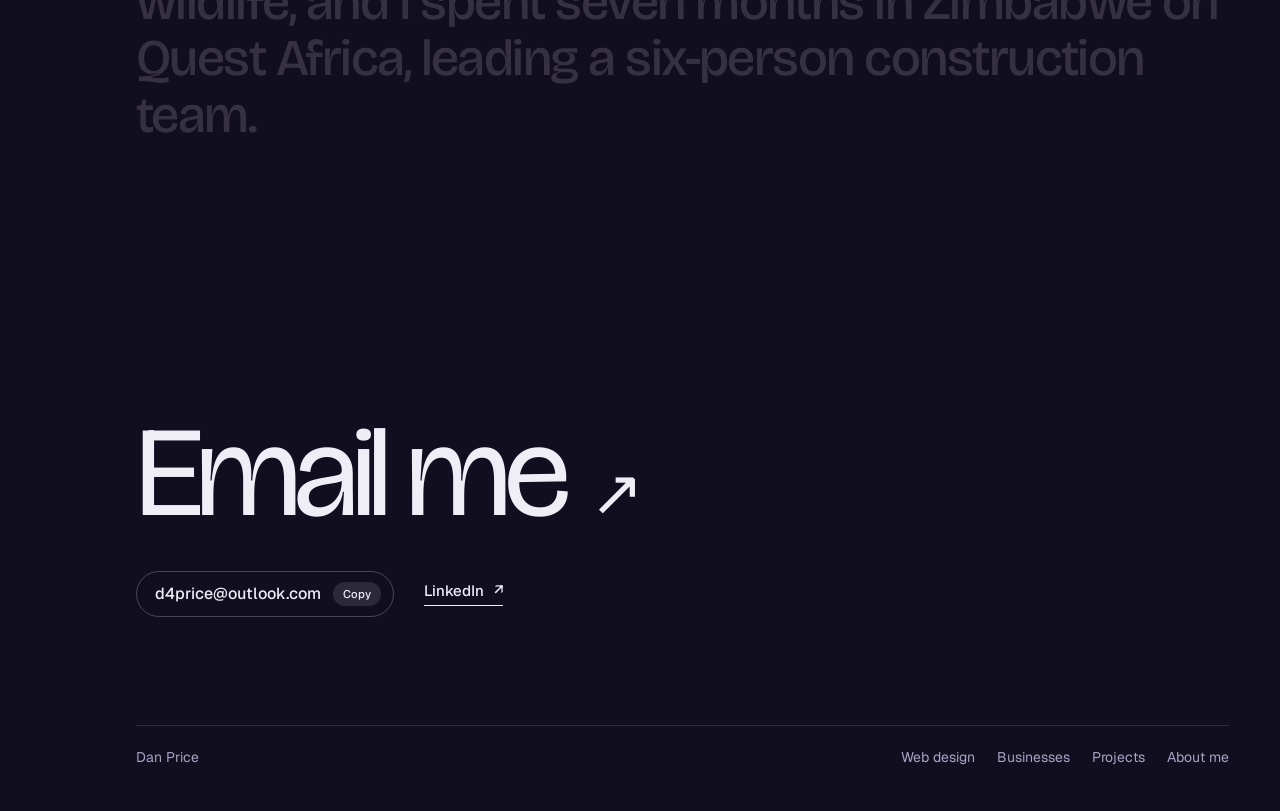
<file: intro.html>
<!doctype html>
<html lang="en"><head><meta charset="UTF-8"><meta name="viewport" content="width=device-width, initial-scale=1.0"><meta name="theme-color" content="#1a1631"><title>Dan Price: web design, businesses and projects</title><link rel="icon" href="/favicon.svg" type="image/svg+xml"><link rel="apple-touch-icon" href="/apple-touch-icon.png"><meta property="og:type" content="website"><meta property="og:site_name" content="Dan Price"><meta property="og:title" content="Dan Price: web design, businesses and projects"><meta property="og:description" content="Dan Price designs and builds websites."><meta property="og:url" content="https://danprice.uk/"><meta property="og:image" content="https://danprice.uk/og.jpg"><meta property="og:image:width" content="1200"><meta property="og:image:height" content="630"><meta name="twitter:card" content="summary_large_image"><link rel="preconnect" href="https://fonts.googleapis.com"><link rel="preconnect" href="https://fonts.gstatic.com" crossorigin><link href="https://fonts.googleapis.com/css2?family=Bricolage+Grotesque:opsz,wdth,wght@12..96,75..100,200..800&family=Geist:wght@300..700&display=swap" rel="stylesheet">  <script type="module" crossorigin src="/assets/modulepreload-polyfill-B5Qt9EMX.js"></script>
  <script type="module" crossorigin src="/assets/preload-helper-ckwbz45p.js"></script>
  <script type="module" crossorigin src="/assets/gsap-CzGW6FVa.js"></script>
  <script type="module" crossorigin src="/assets/ScrollTrigger-DNECHiyU.js"></script>
  <script type="module" crossorigin src="/assets/main-pWt9jar6.js"></script>
  <link rel="stylesheet" crossorigin href="/assets/main-BEtyQK64.css">
</head><body><main id="intro"></main></body></html>
</file>
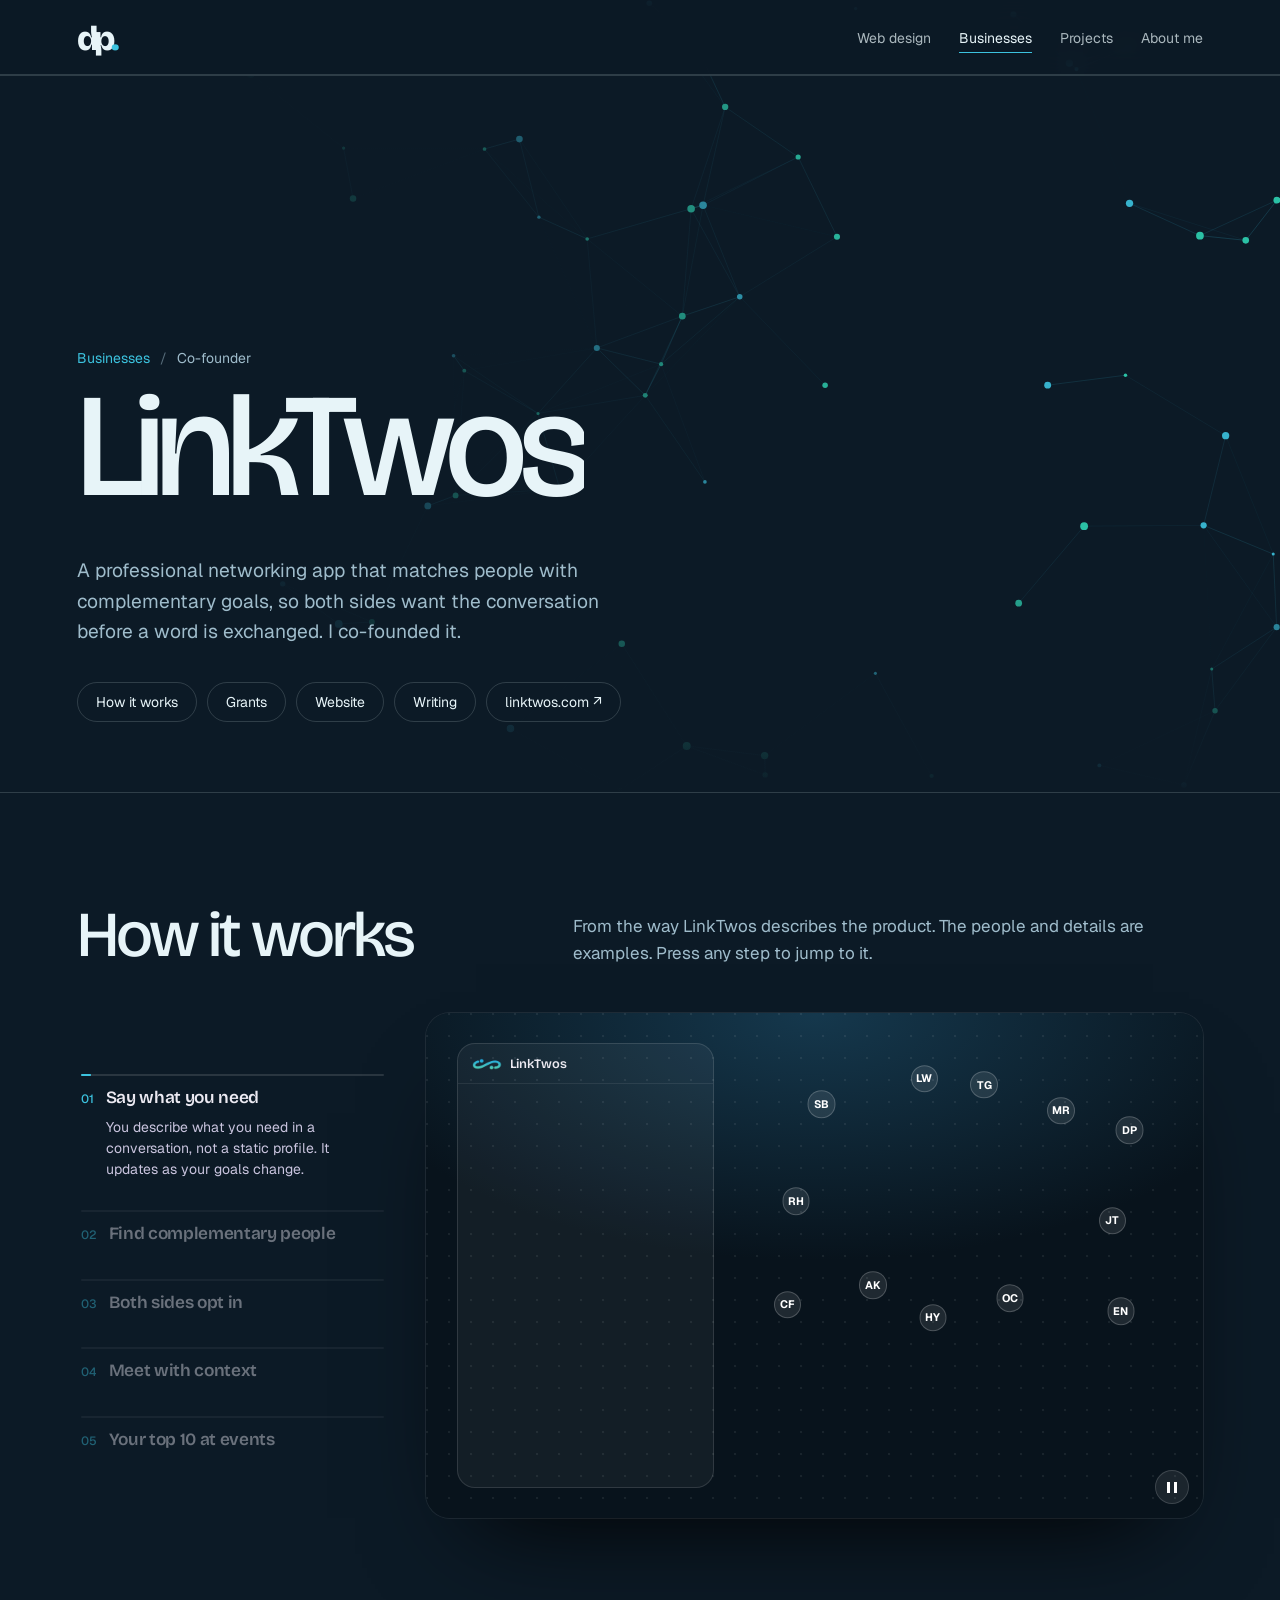
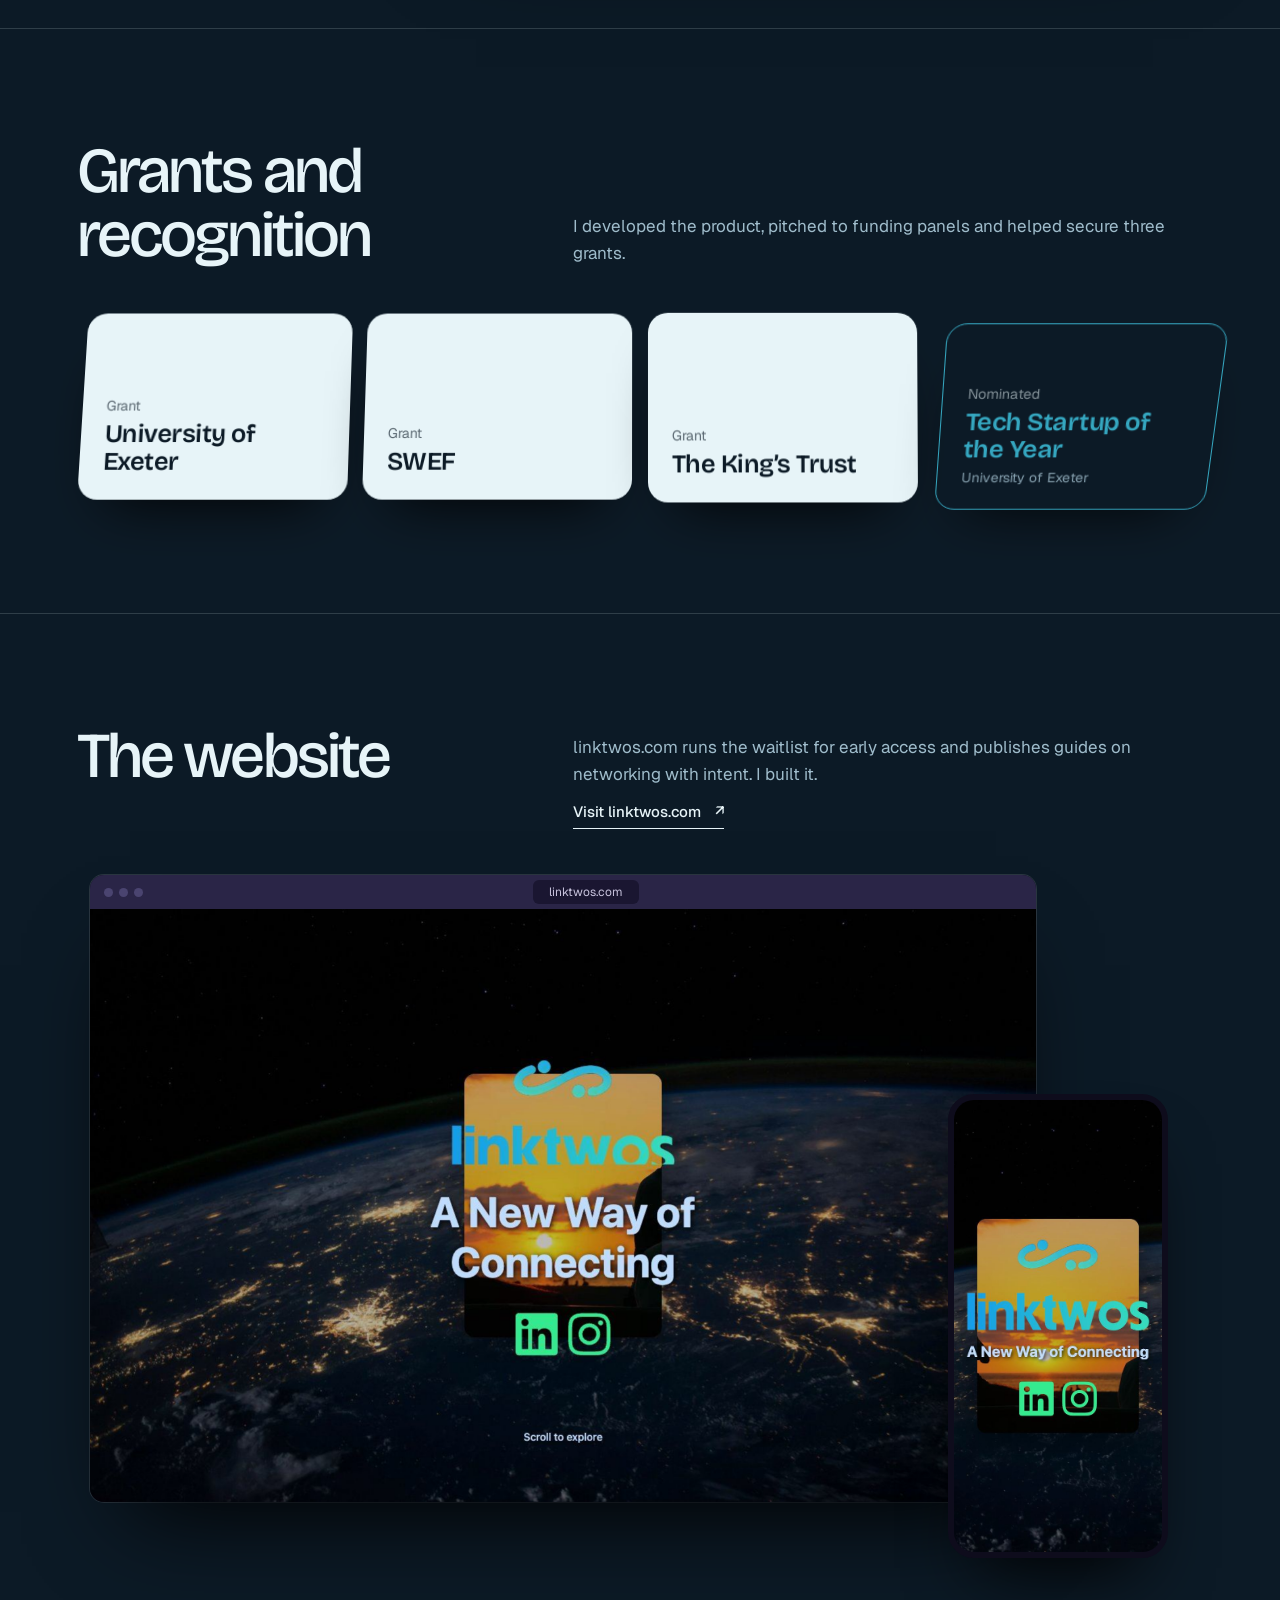
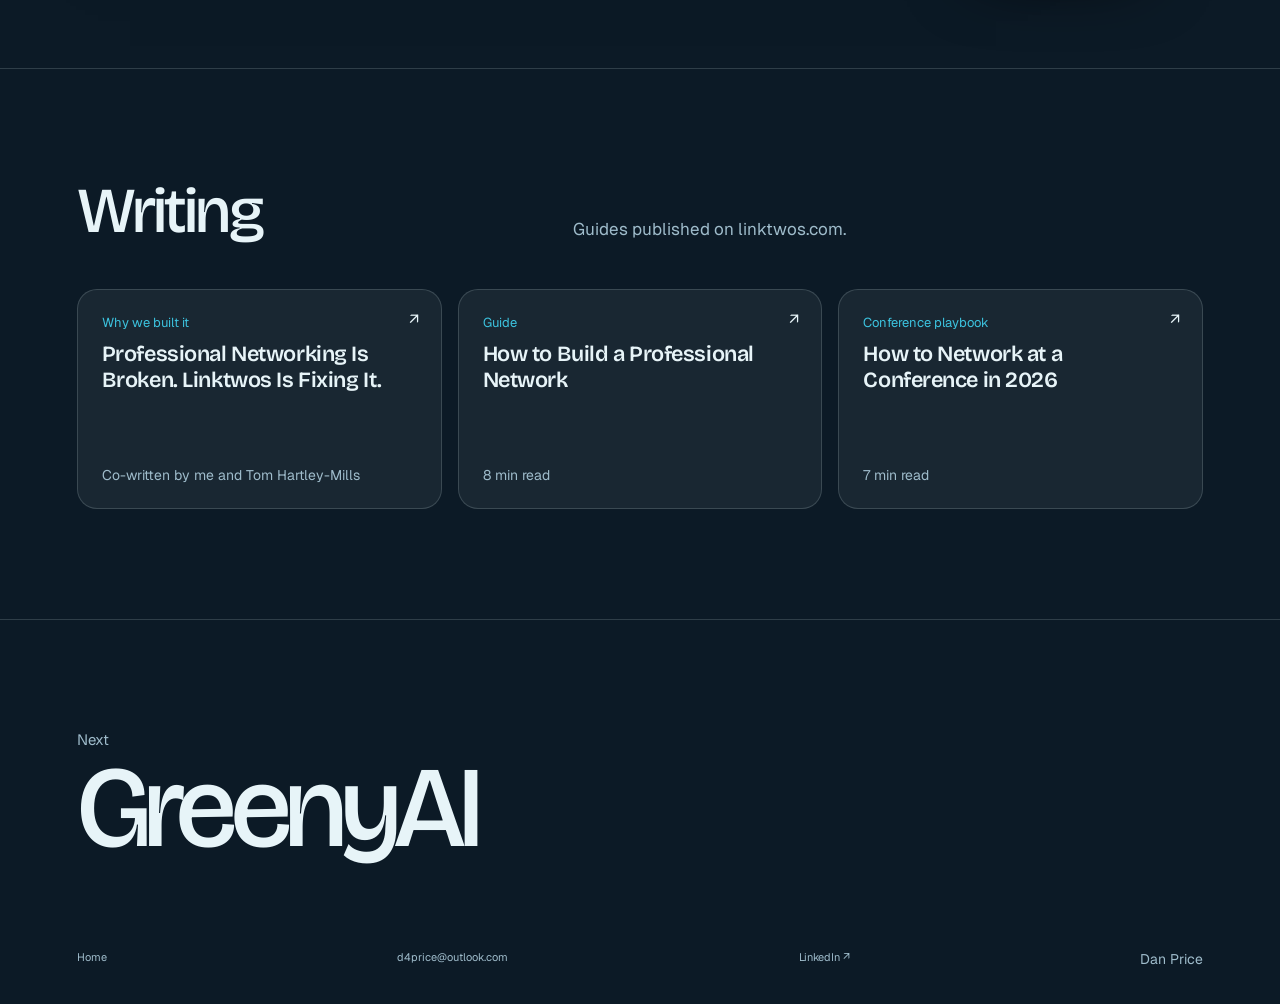
<file: linktwos.html>
<!doctype html>
<html lang="en"><head><meta charset="UTF-8"><meta name="viewport" content="width=device-width, initial-scale=1.0"><meta name="theme-color" content="#0c1a26"><meta name="description" content="LinkTwos, the professional networking app Dan Price co-founded: how it matches people with complementary goals, its grants and its website."><title>LinkTwos | Dan Price</title><link rel="icon" href="/favicon.svg" type="image/svg+xml"><link rel="apple-touch-icon" href="/apple-touch-icon.png"><meta property="og:type" content="website"><meta property="og:site_name" content="Dan Price"><meta property="og:title" content="LinkTwos | Dan Price"><meta property="og:description" content="LinkTwos, the professional networking app Dan Price co-founded: how it matches people with complementary goals, its grants and its website."><meta property="og:url" content="https://danprice.uk/linktwos"><meta property="og:image" content="https://danprice.uk/og.jpg"><meta property="og:image:width" content="1200"><meta property="og:image:height" content="630"><meta name="twitter:card" content="summary_large_image"><link rel="preconnect" href="https://fonts.googleapis.com"><link rel="preconnect" href="https://fonts.gstatic.com" crossorigin><link href="https://fonts.googleapis.com/css2?family=Bricolage+Grotesque:opsz,wdth,wght@12..96,75..100,200..800&family=Geist:wght@300..700&display=swap" rel="stylesheet">  <script type="module" crossorigin src="/assets/modulepreload-polyfill-B5Qt9EMX.js"></script>
  <script type="module" crossorigin src="/assets/preload-helper-ckwbz45p.js"></script>
  <script type="module" crossorigin src="/assets/gsap-CzGW6FVa.js"></script>
  <script type="module" crossorigin src="/assets/ScrollTrigger-DNECHiyU.js"></script>
  <script type="module" crossorigin src="/assets/main-pWt9jar6.js"></script>
  <link rel="stylesheet" crossorigin href="/assets/main-BEtyQK64.css">
</head><body><main id="intro"></main></body></html>
</file>
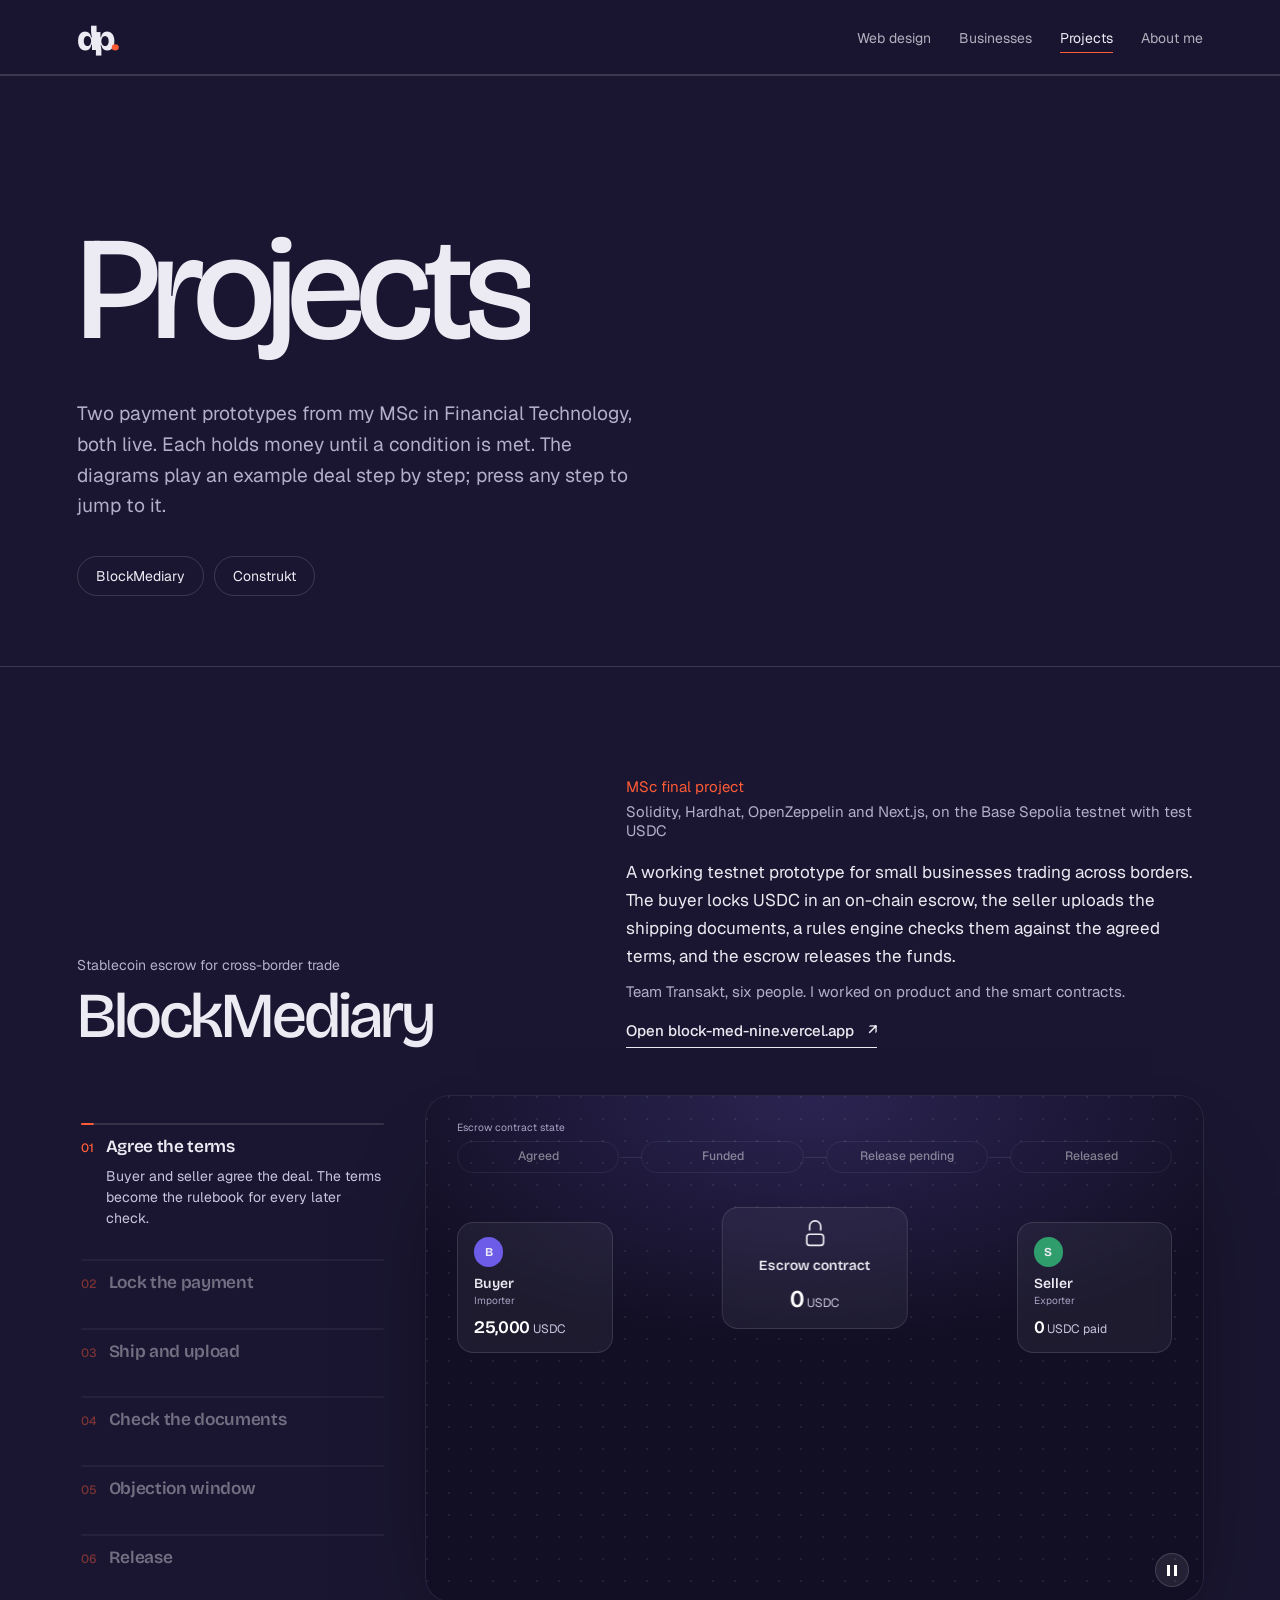
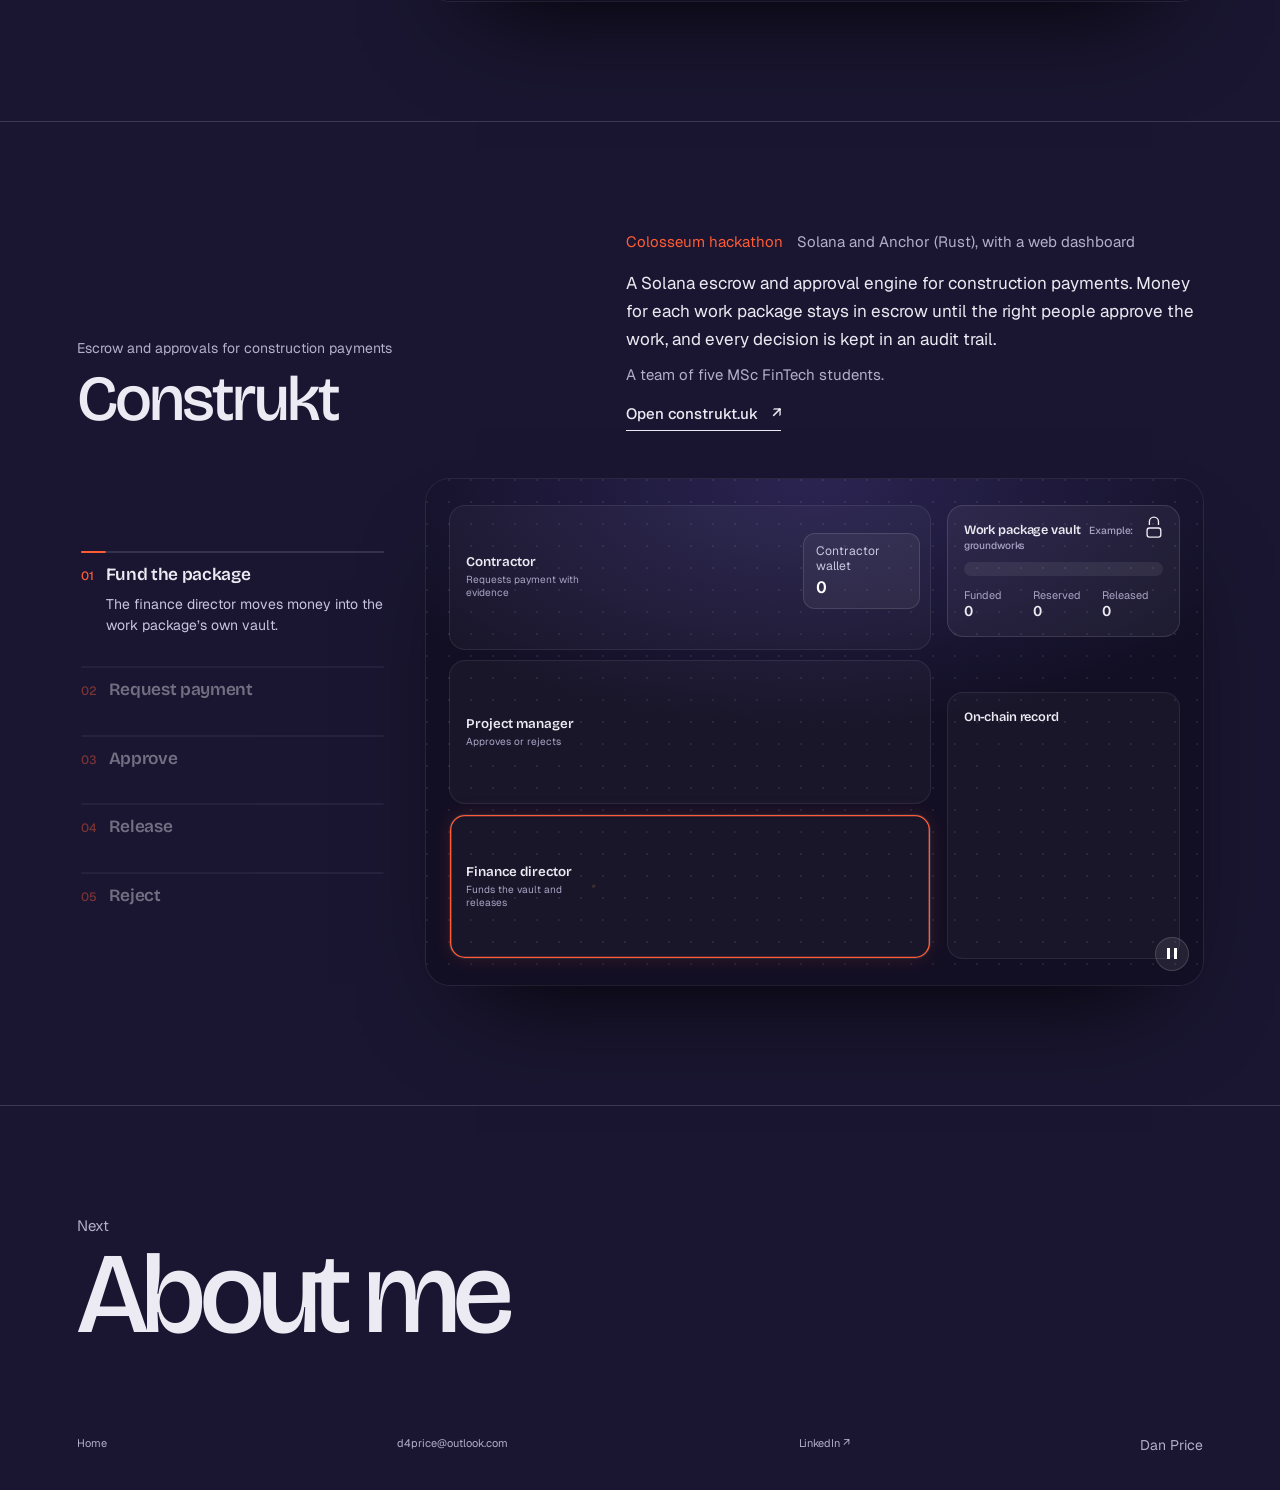
<file: projects.html>
<!doctype html>
<html lang="en"><head><meta charset="UTF-8"><meta name="viewport" content="width=device-width, initial-scale=1.0"><meta name="theme-color" content="#1a1631"><meta name="description" content="BlockMediary and Construkt: escrow payment prototypes from Dan Price’s MSc in Financial Technology."><title>Projects | Dan Price</title><link rel="icon" href="/favicon.svg" type="image/svg+xml"><link rel="apple-touch-icon" href="/apple-touch-icon.png"><meta property="og:type" content="website"><meta property="og:site_name" content="Dan Price"><meta property="og:title" content="Projects | Dan Price"><meta property="og:description" content="BlockMediary and Construkt: escrow payment prototypes from Dan Price’s MSc in Financial Technology."><meta property="og:url" content="https://danprice.uk/projects"><meta property="og:image" content="https://danprice.uk/og.jpg"><meta property="og:image:width" content="1200"><meta property="og:image:height" content="630"><meta name="twitter:card" content="summary_large_image"><link rel="preconnect" href="https://fonts.googleapis.com"><link rel="preconnect" href="https://fonts.gstatic.com" crossorigin><link href="https://fonts.googleapis.com/css2?family=Bricolage+Grotesque:opsz,wdth,wght@12..96,75..100,200..800&family=Geist:wght@300..700&display=swap" rel="stylesheet">  <script type="module" crossorigin src="/assets/modulepreload-polyfill-B5Qt9EMX.js"></script>
  <script type="module" crossorigin src="/assets/preload-helper-ckwbz45p.js"></script>
  <script type="module" crossorigin src="/assets/gsap-CzGW6FVa.js"></script>
  <script type="module" crossorigin src="/assets/ScrollTrigger-DNECHiyU.js"></script>
  <script type="module" crossorigin src="/assets/main-pWt9jar6.js"></script>
  <link rel="stylesheet" crossorigin href="/assets/main-BEtyQK64.css">
</head><body><main id="intro"></main></body></html>
</file>
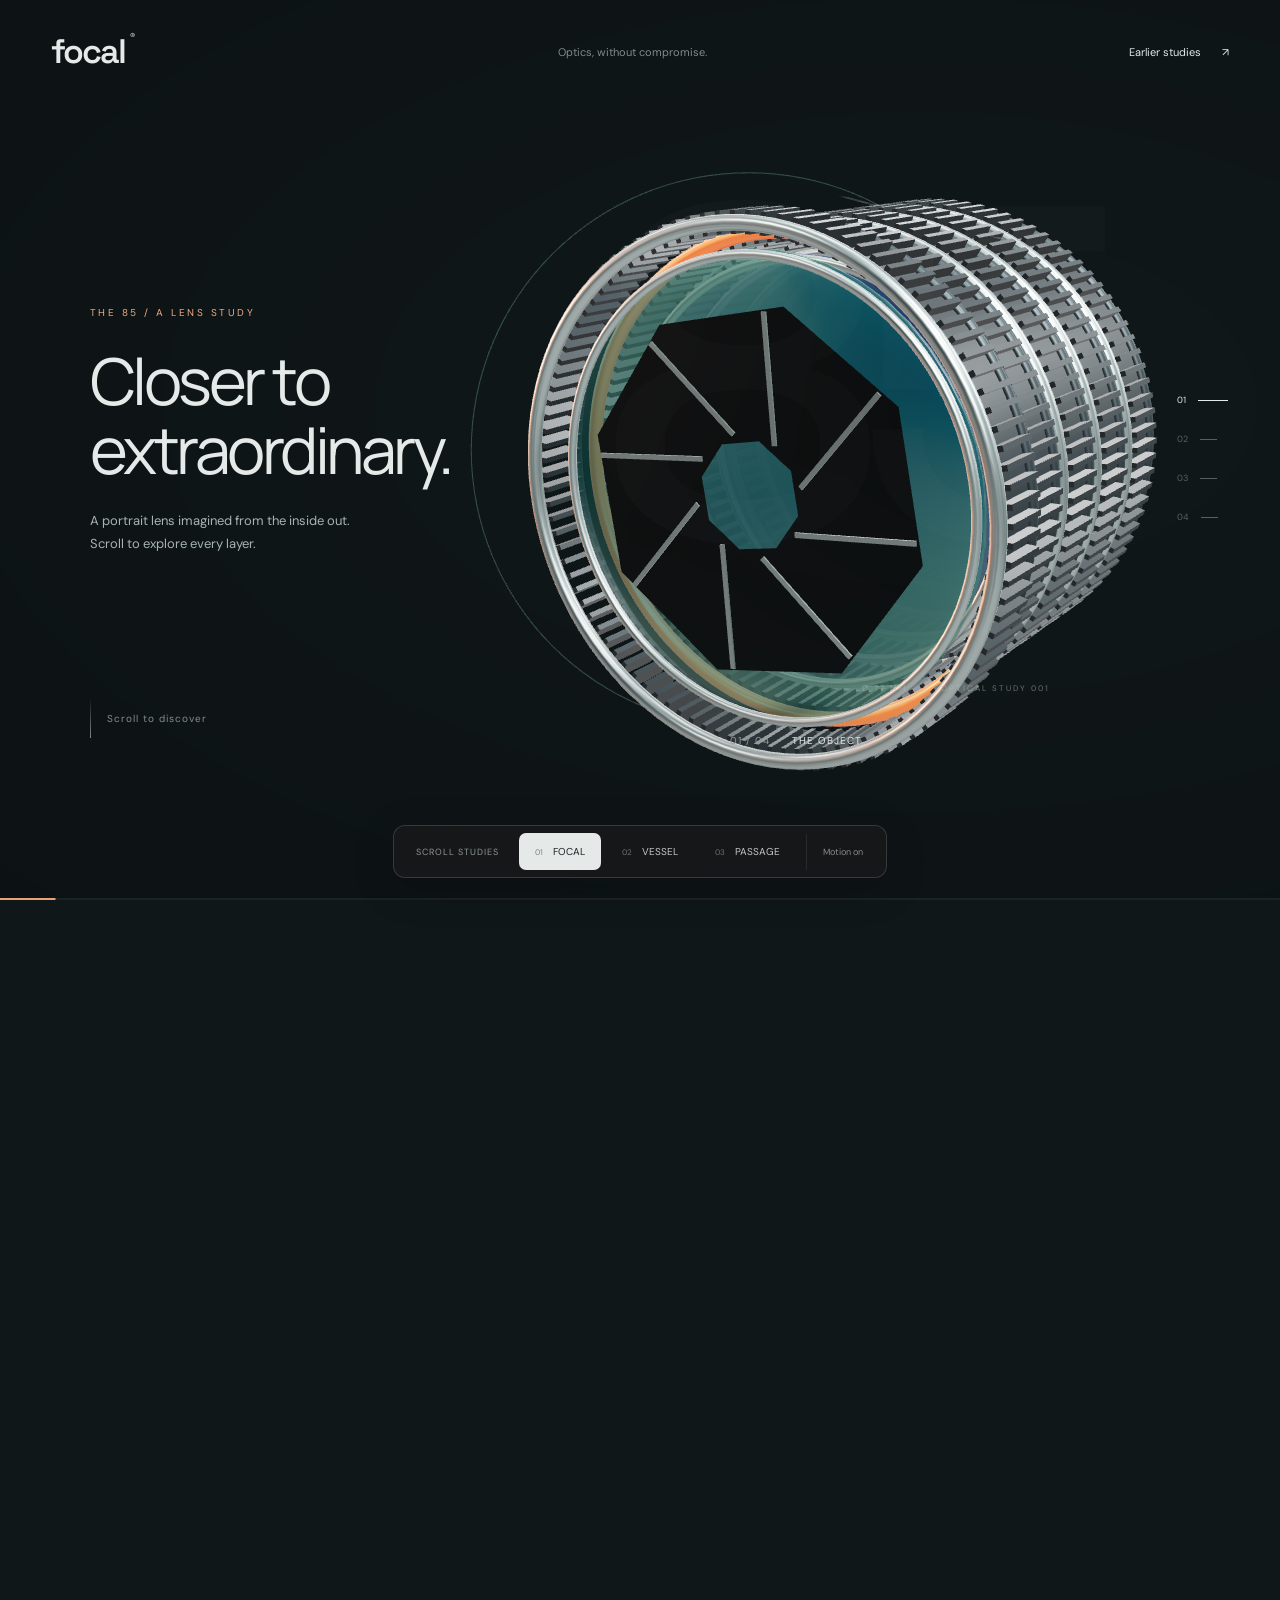
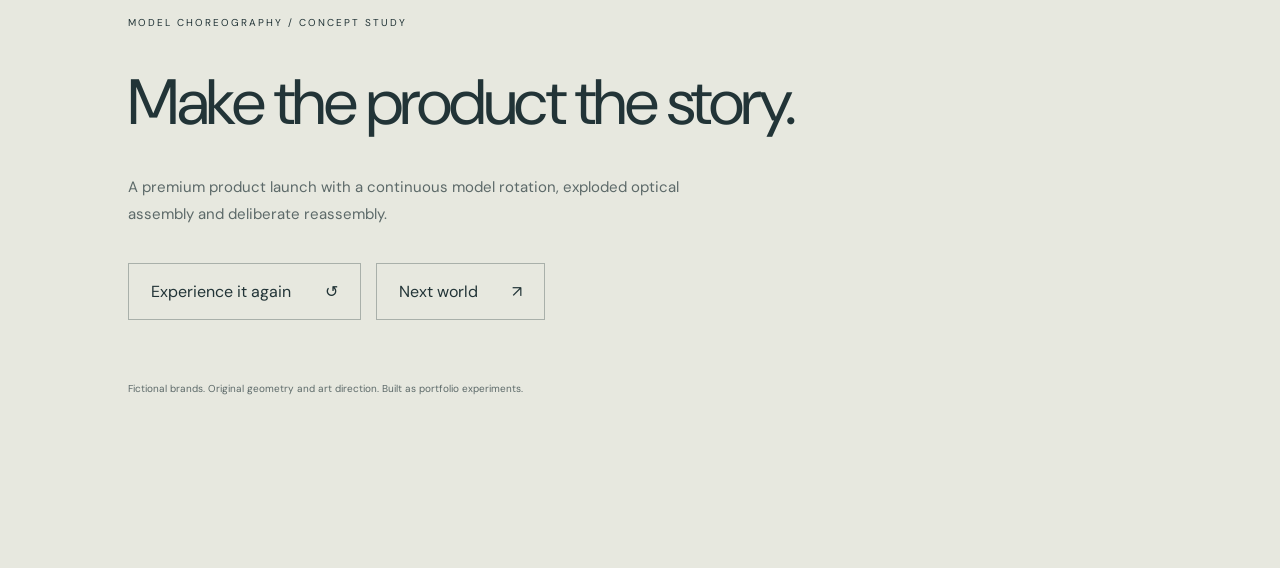
<file: scroll.html>
<!doctype html>
<html lang="en"><head><meta charset="UTF-8"><meta name="viewport" content="width=device-width,initial-scale=1"><title>Scroll studies: FOCAL, VESSEL, PASSAGE</title><link rel="icon" href="/favicon.svg" type="image/svg+xml"><link rel="apple-touch-icon" href="/apple-touch-icon.png"><meta property="og:type" content="website"><meta property="og:site_name" content="Dan Price"><meta property="og:title" content="Scroll studies: FOCAL, VESSEL, PASSAGE"><meta property="og:description" content="Dan Price designs and builds websites."><meta property="og:url" content="https://danprice.uk/scroll"><meta property="og:image" content="https://danprice.uk/og.jpg"><meta property="og:image:width" content="1200"><meta property="og:image:height" content="630"><meta name="twitter:card" content="summary_large_image"><link rel="preconnect" href="https://fonts.googleapis.com"><link rel="preconnect" href="https://fonts.gstatic.com" crossorigin><link href="https://fonts.googleapis.com/css2?family=DM+Sans:wght@400;500;600;700&family=Manrope:wght@400;500;600;700;800&family=Prata&family=Space+Grotesk:wght@400;500;600;700&display=swap" rel="stylesheet">  <script type="module" crossorigin src="/assets/scroll-D-4j5R1t.js"></script>
  <link rel="modulepreload" crossorigin href="/assets/modulepreload-polyfill-B5Qt9EMX.js">
  <link rel="modulepreload" crossorigin href="/assets/gsap-CzGW6FVa.js">
  <link rel="modulepreload" crossorigin href="/assets/ScrollTrigger-DNECHiyU.js">
  <link rel="modulepreload" crossorigin href="/assets/three-Ct3P9eCs.js">
  <link rel="modulepreload" crossorigin href="/assets/RoomEnvironment-BBoZ44sG.js">
  <link rel="stylesheet" crossorigin href="/assets/scroll-BfdaqVRY.css">
</head><body><main id="scroll-app"></main></body></html>
</file>
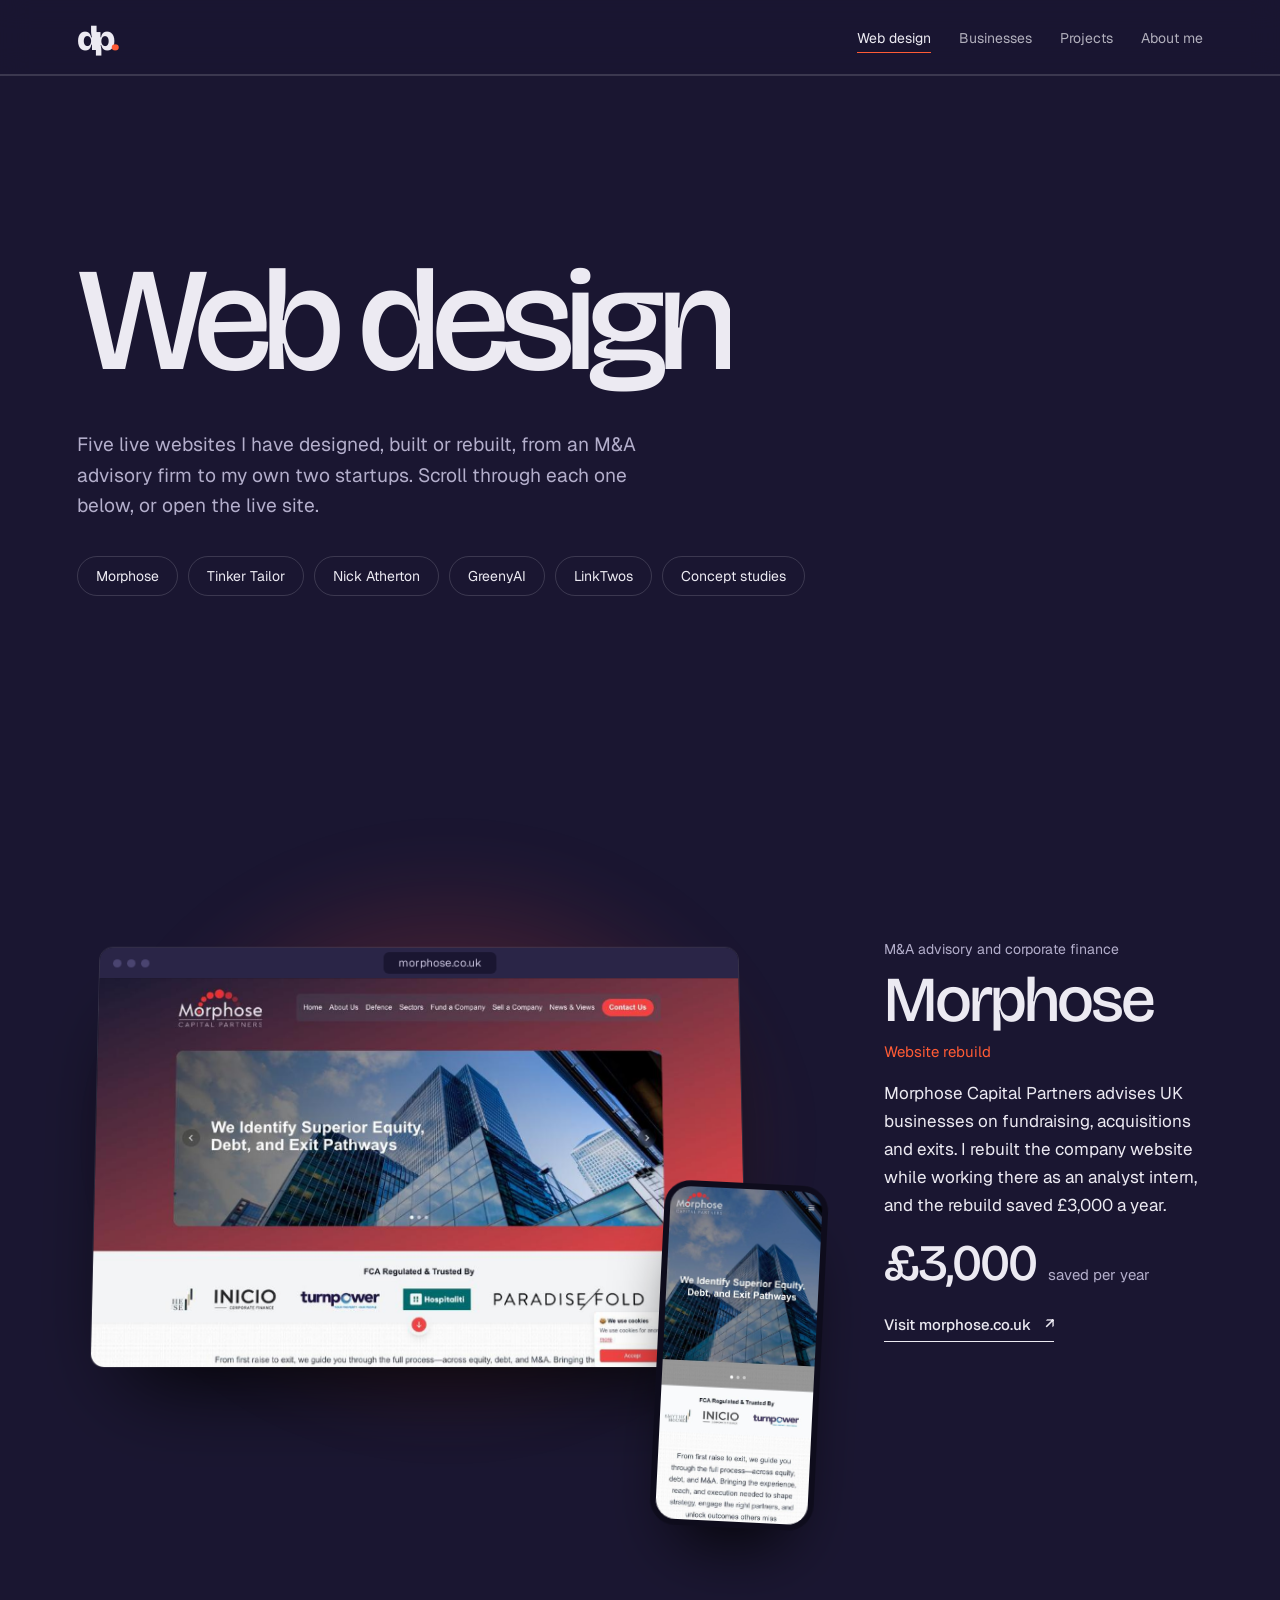
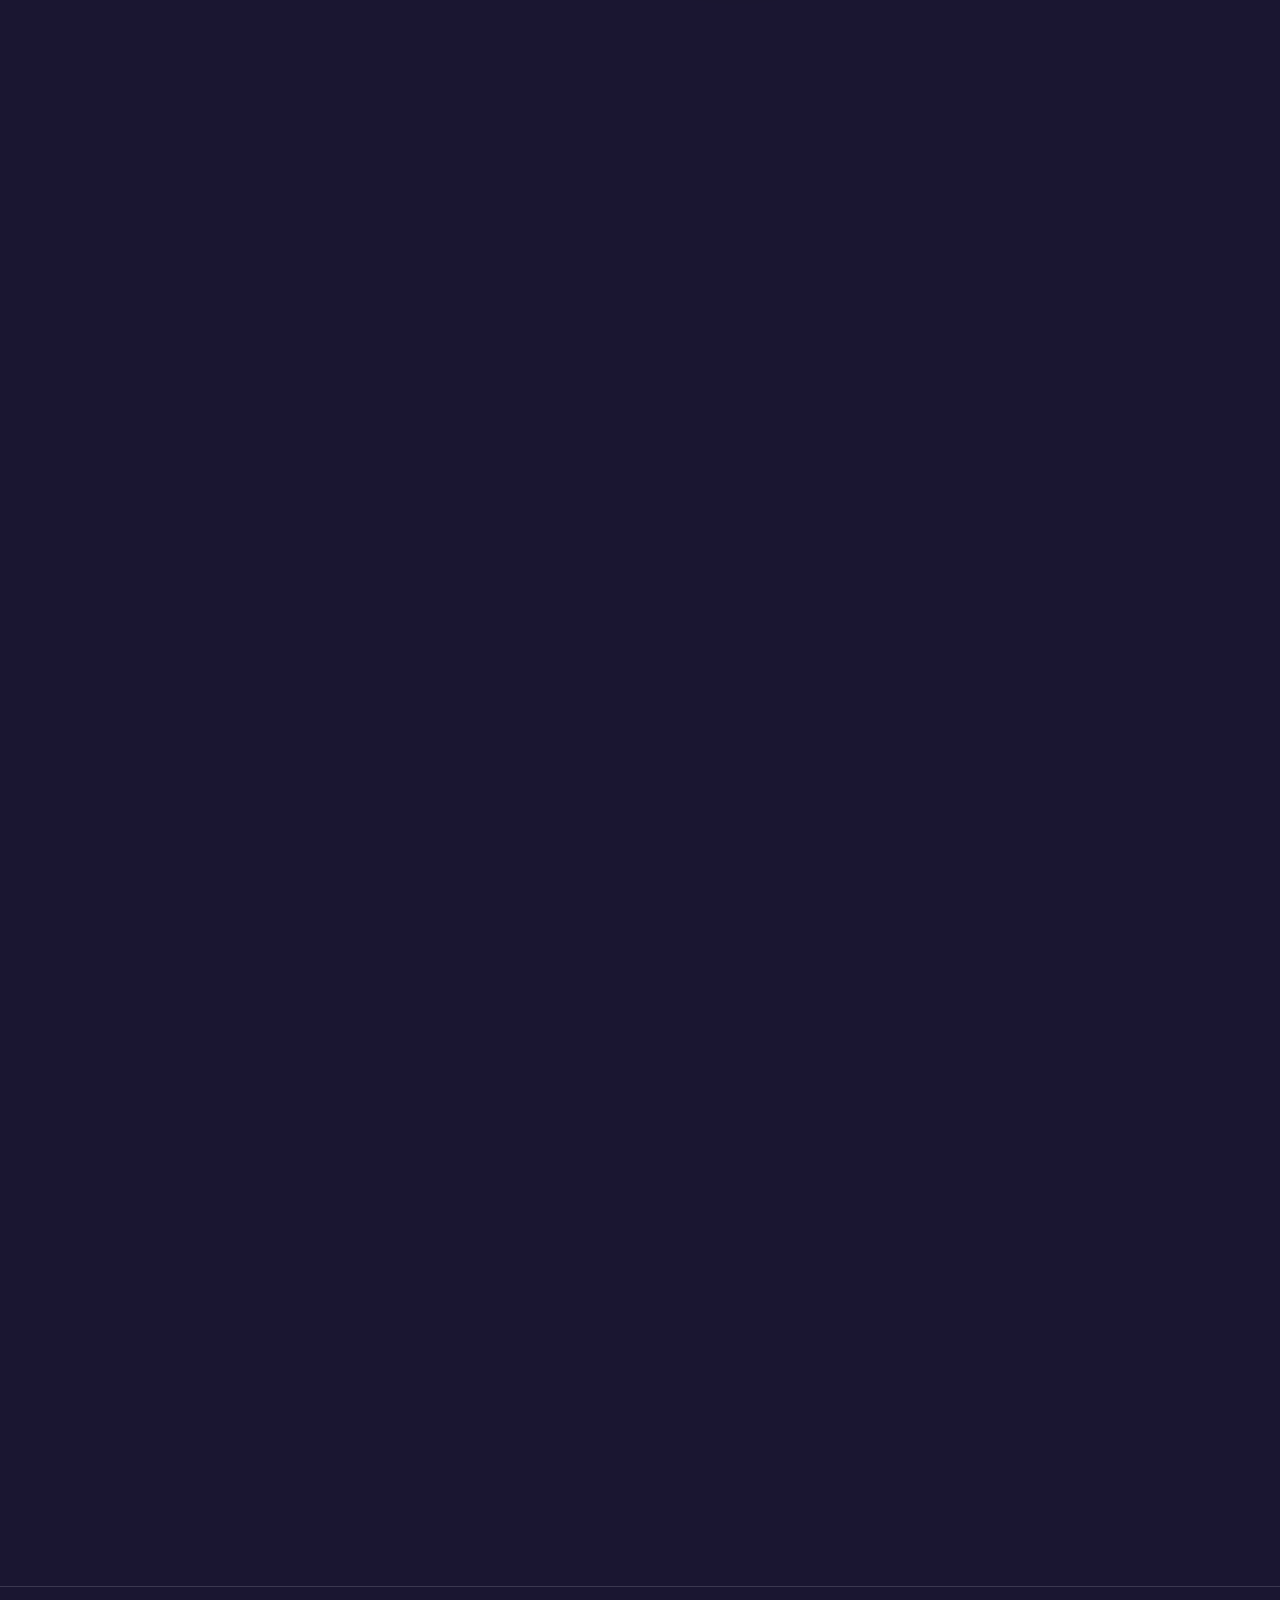
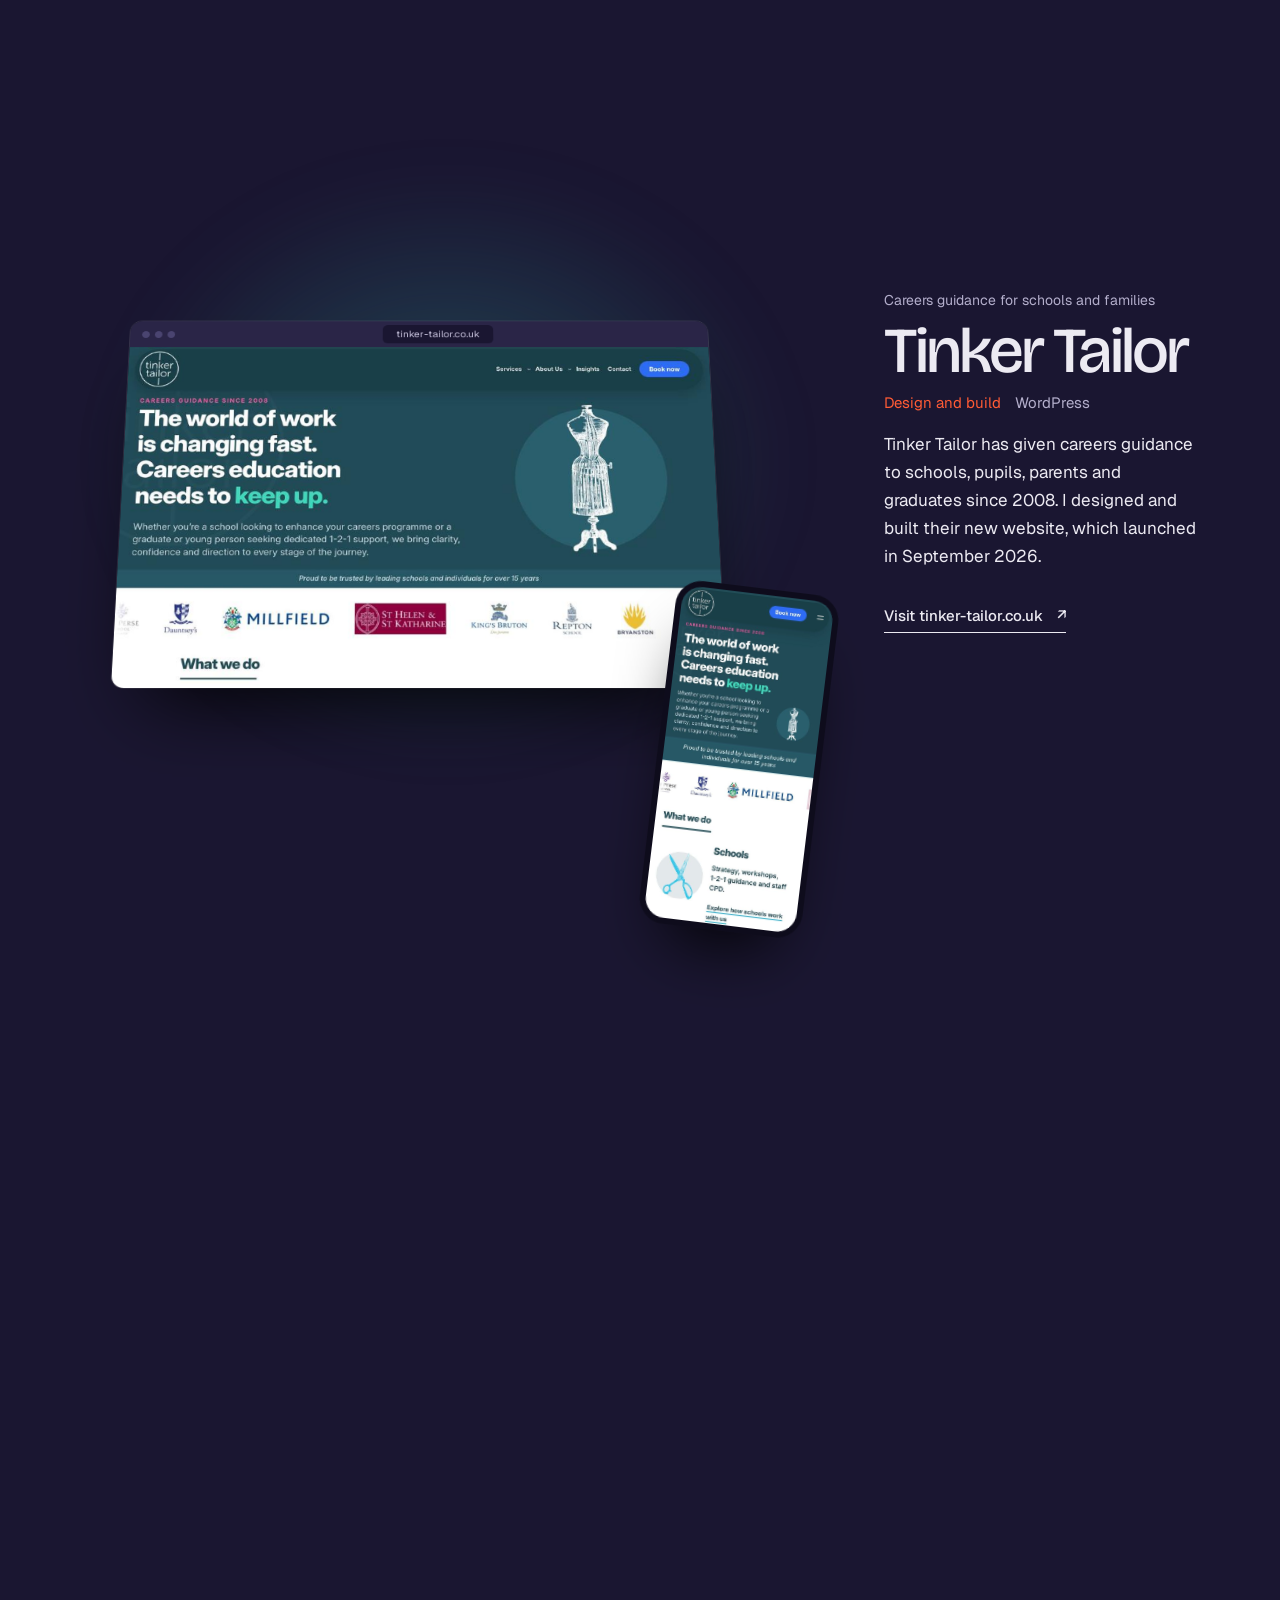
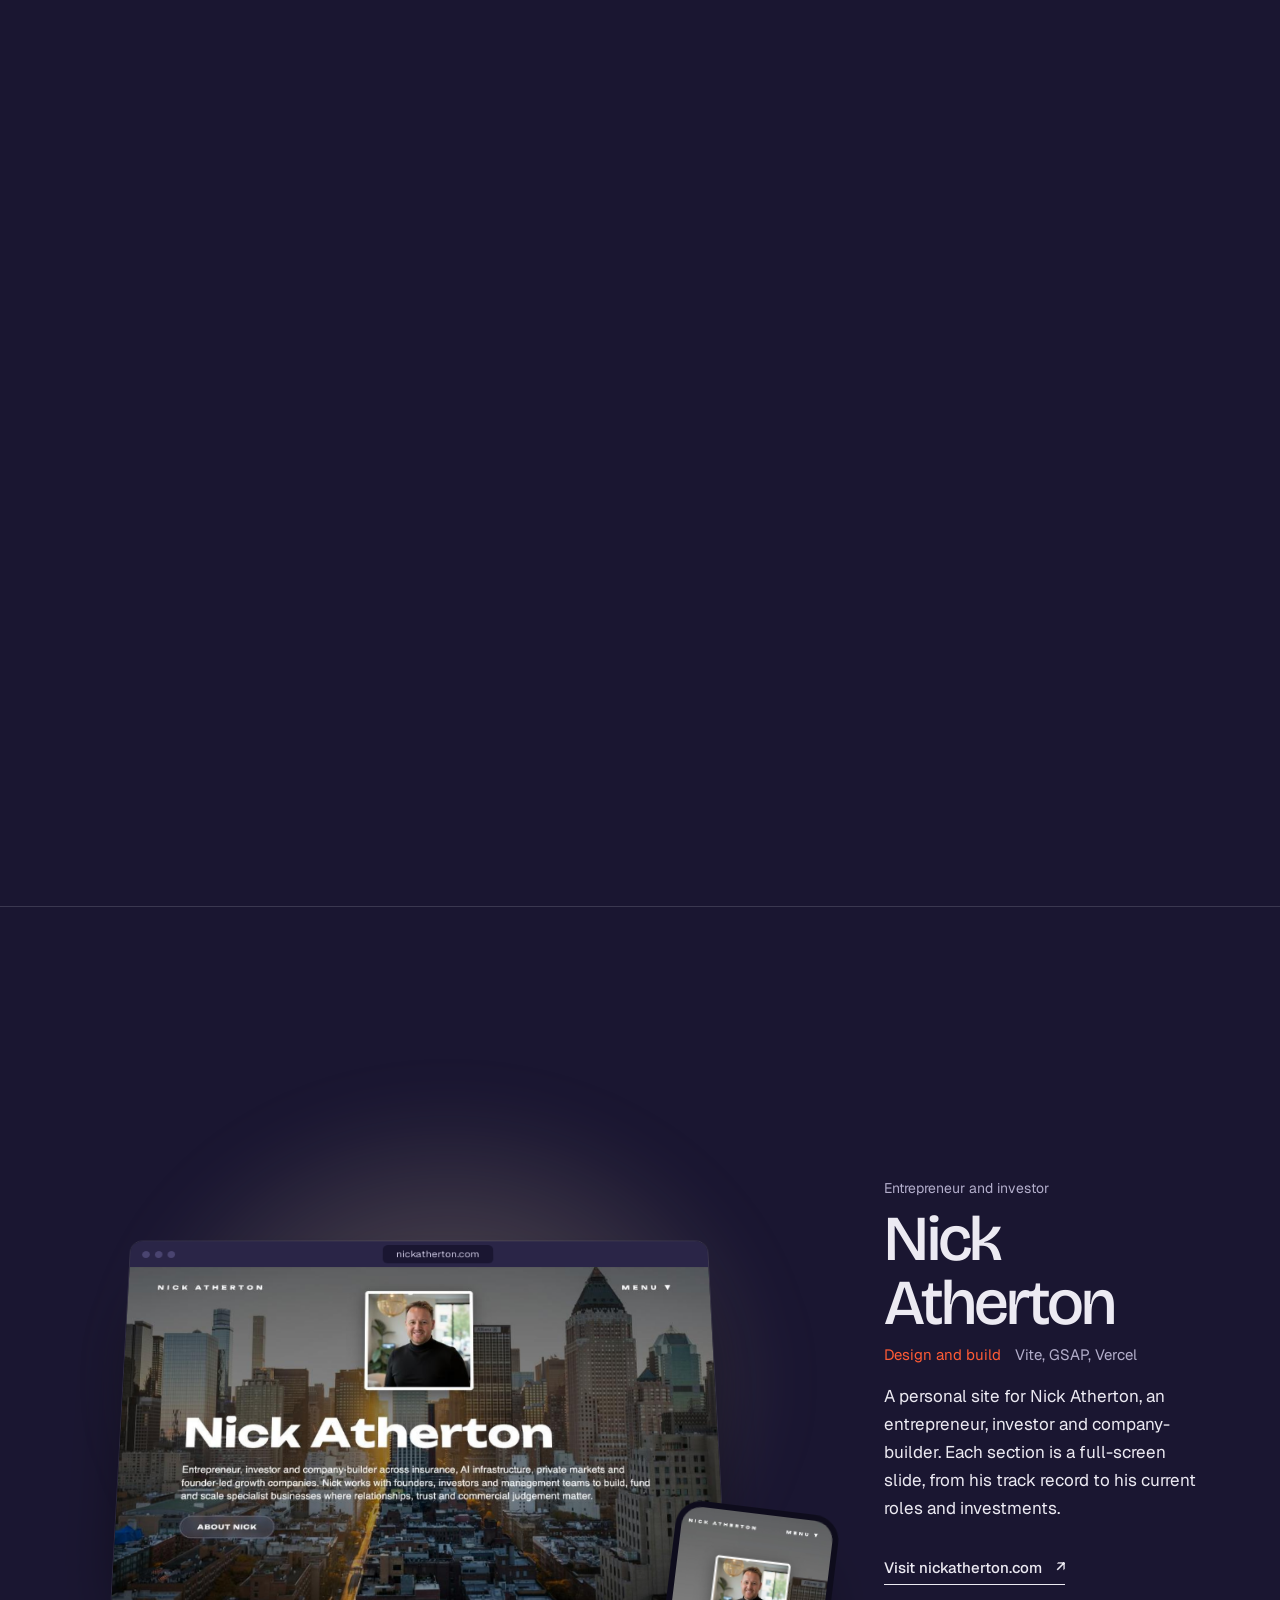
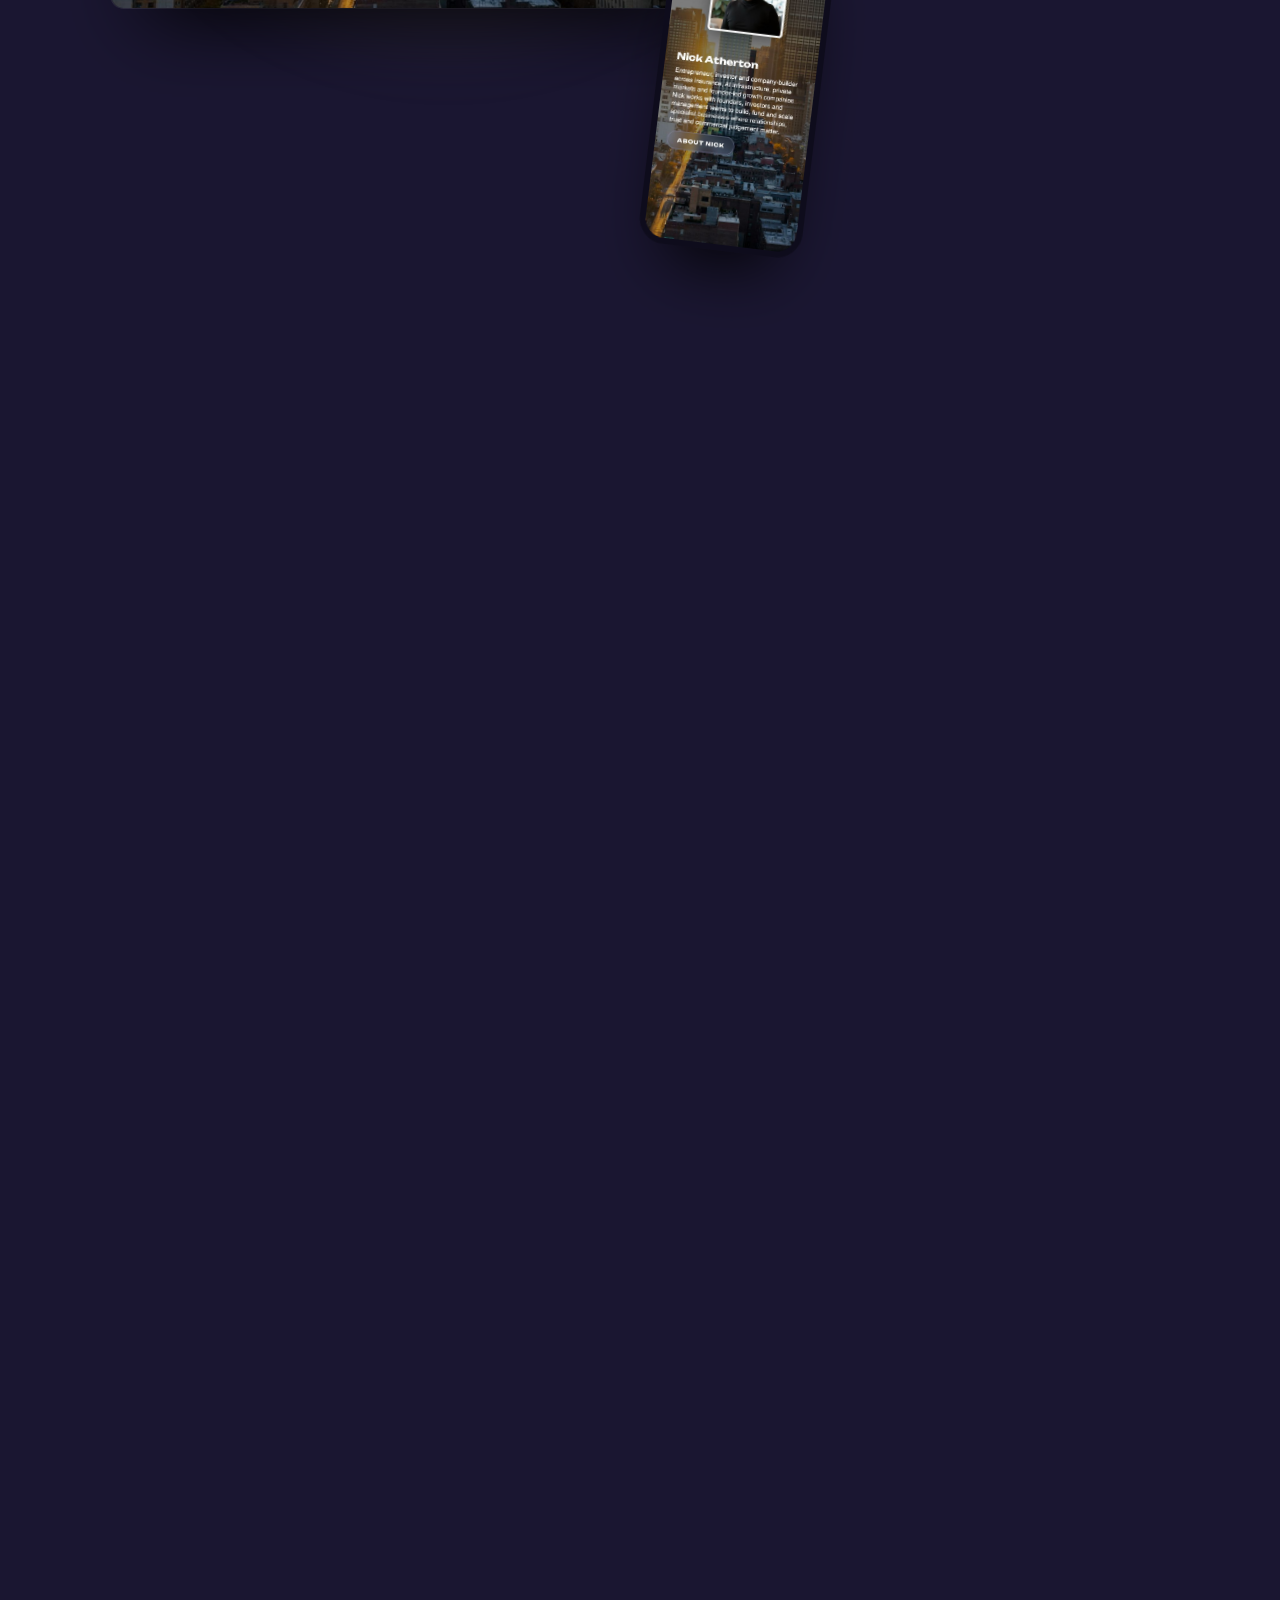
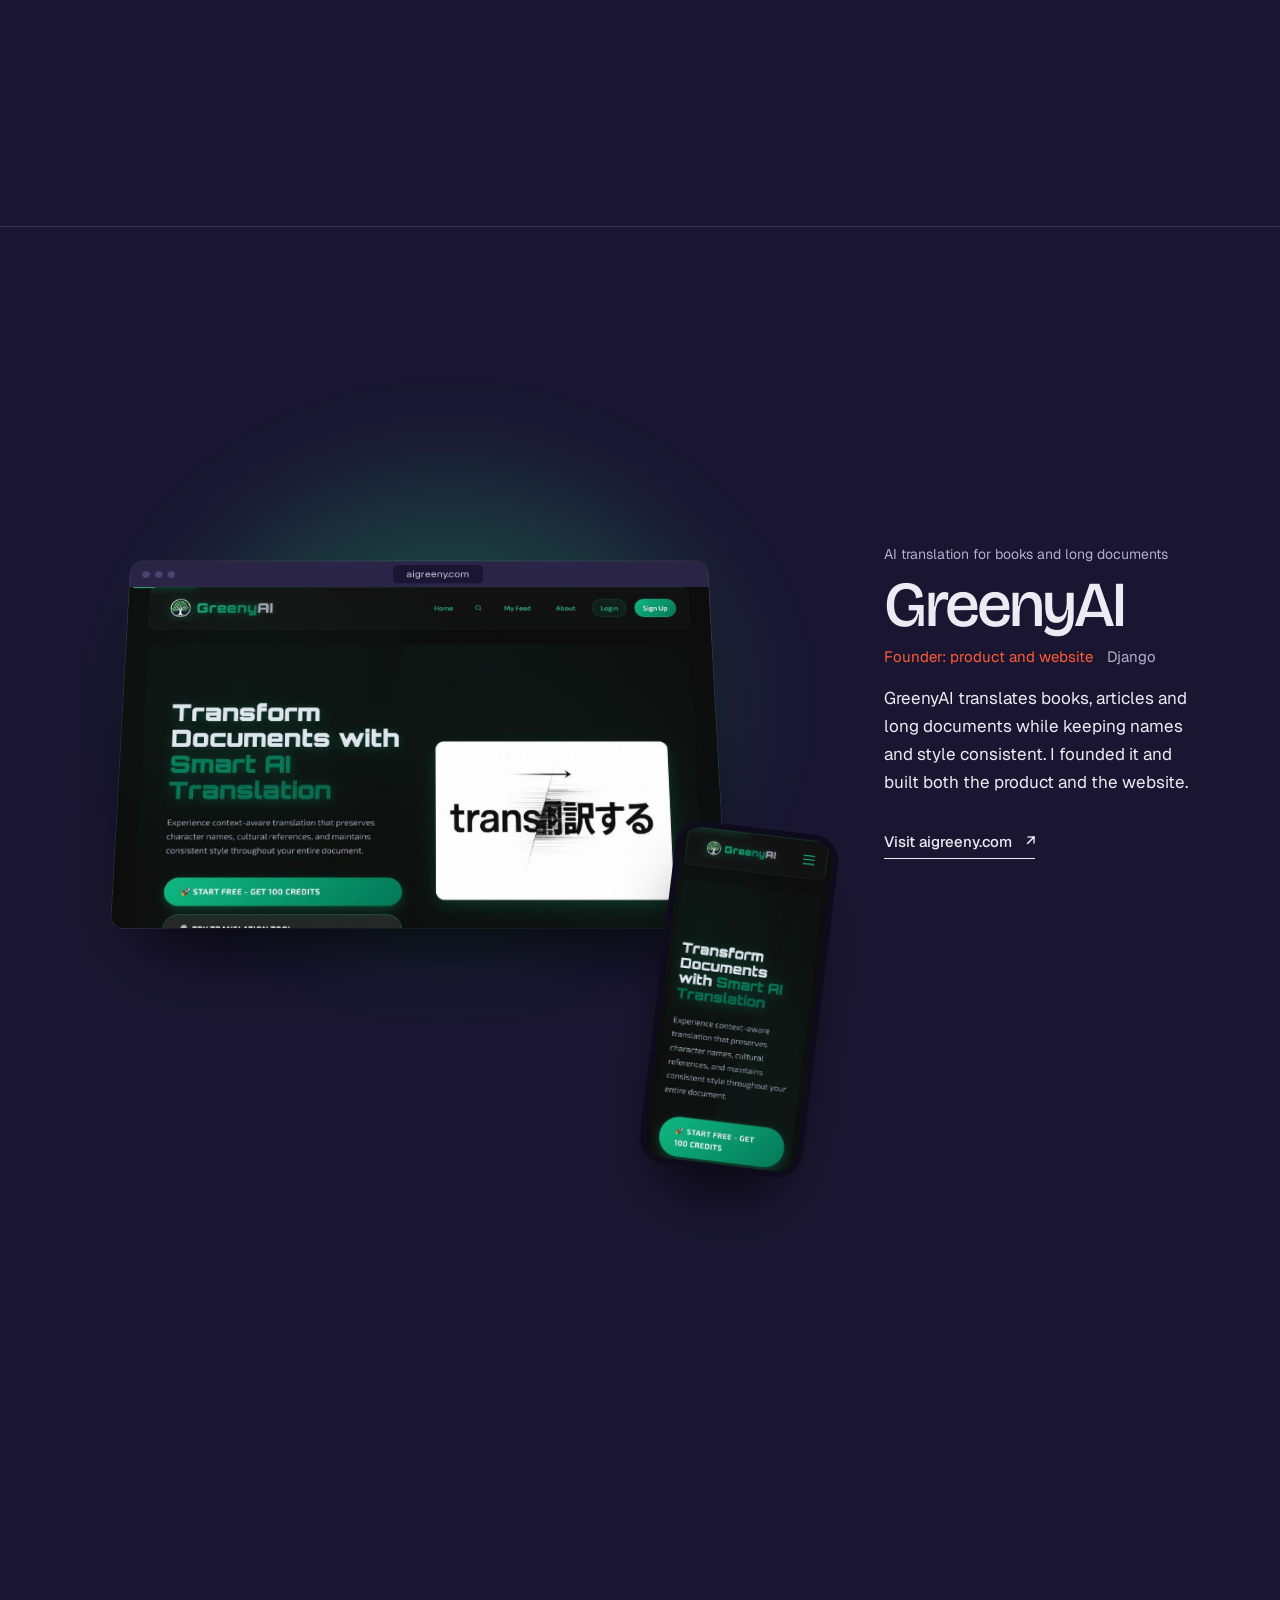
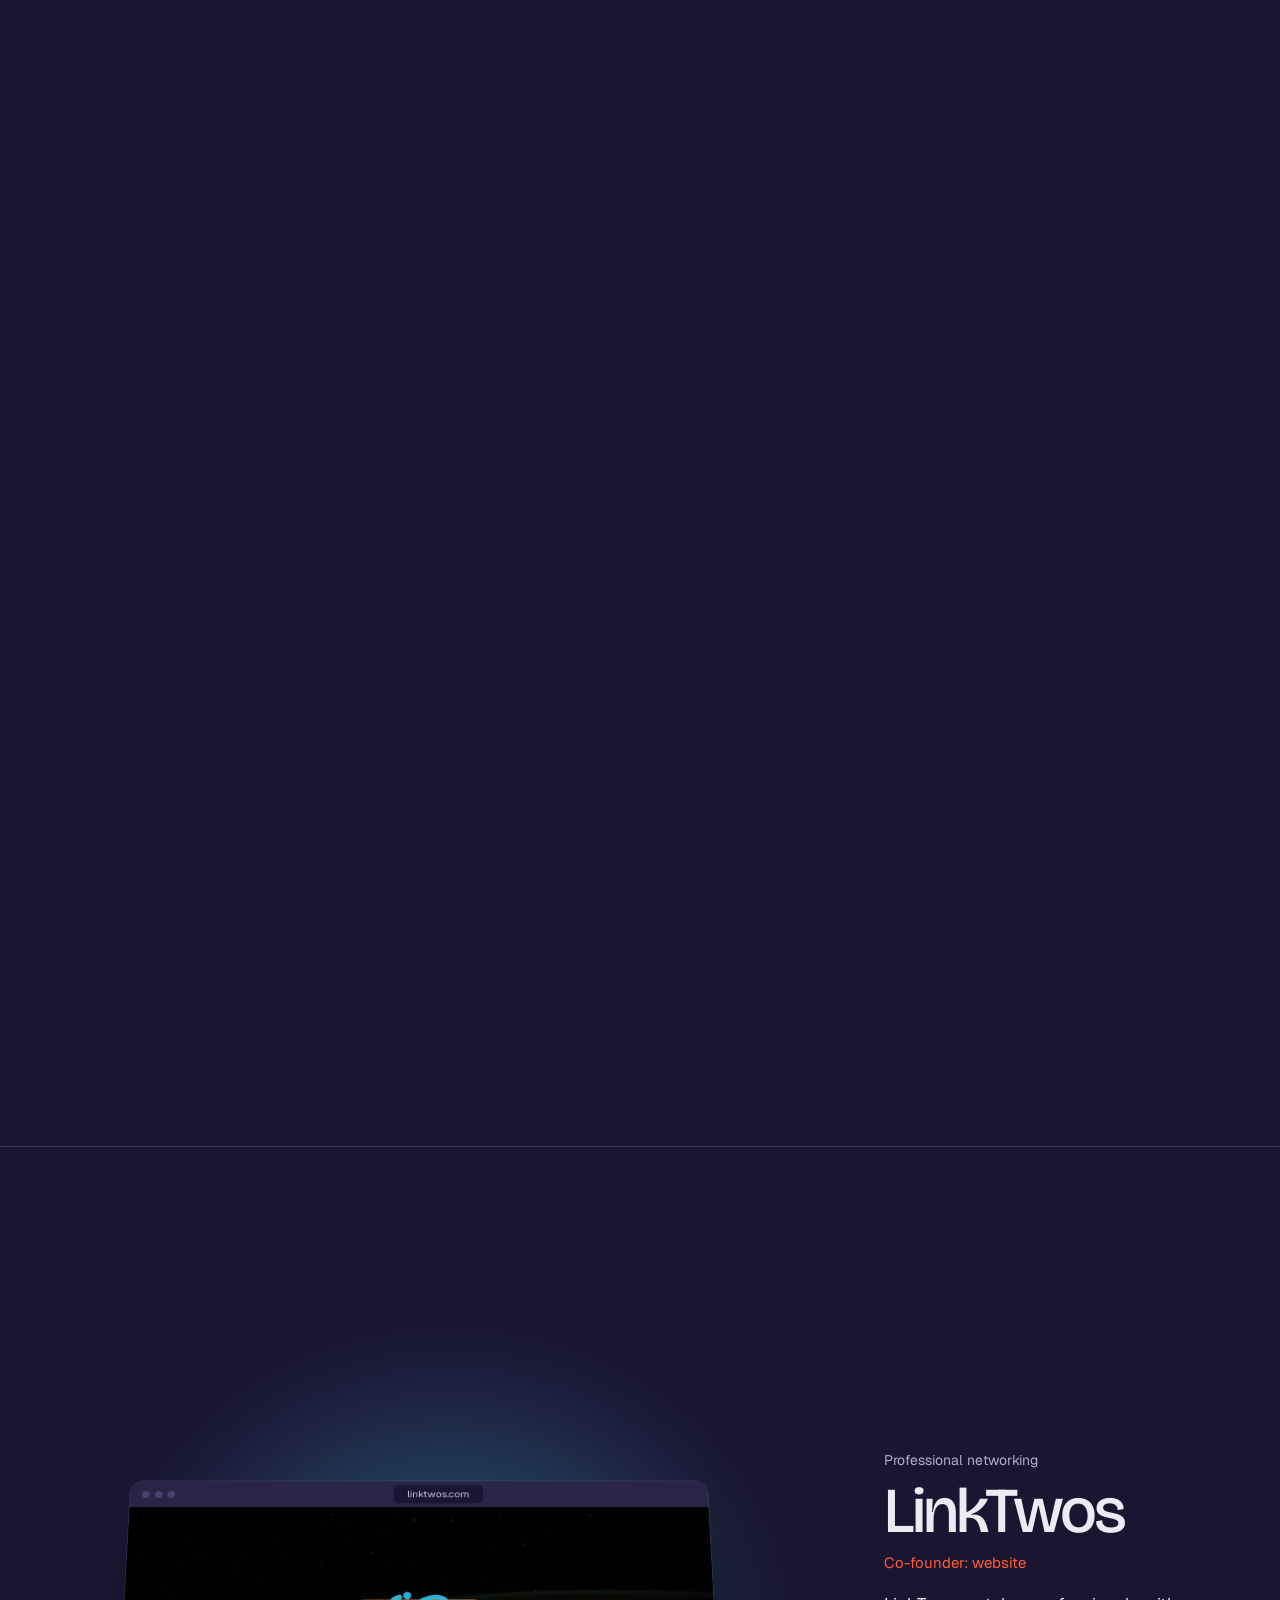
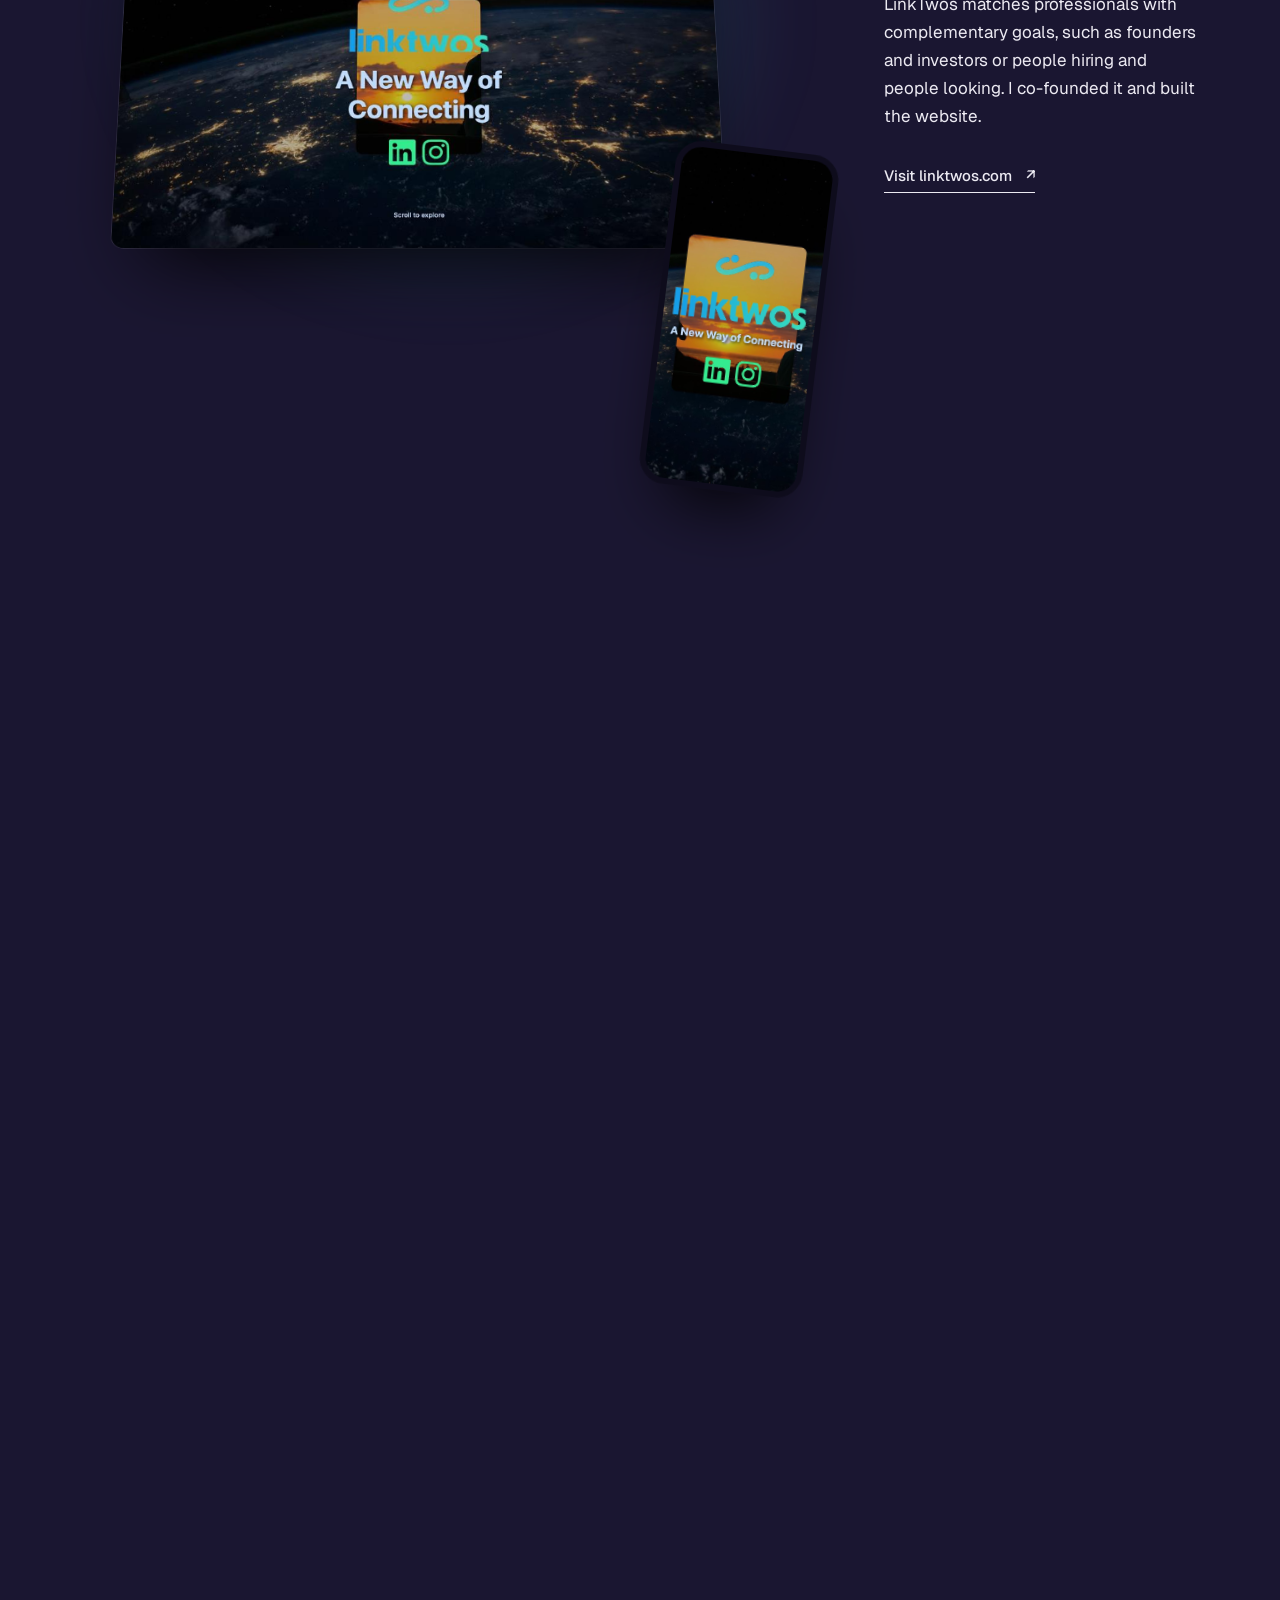
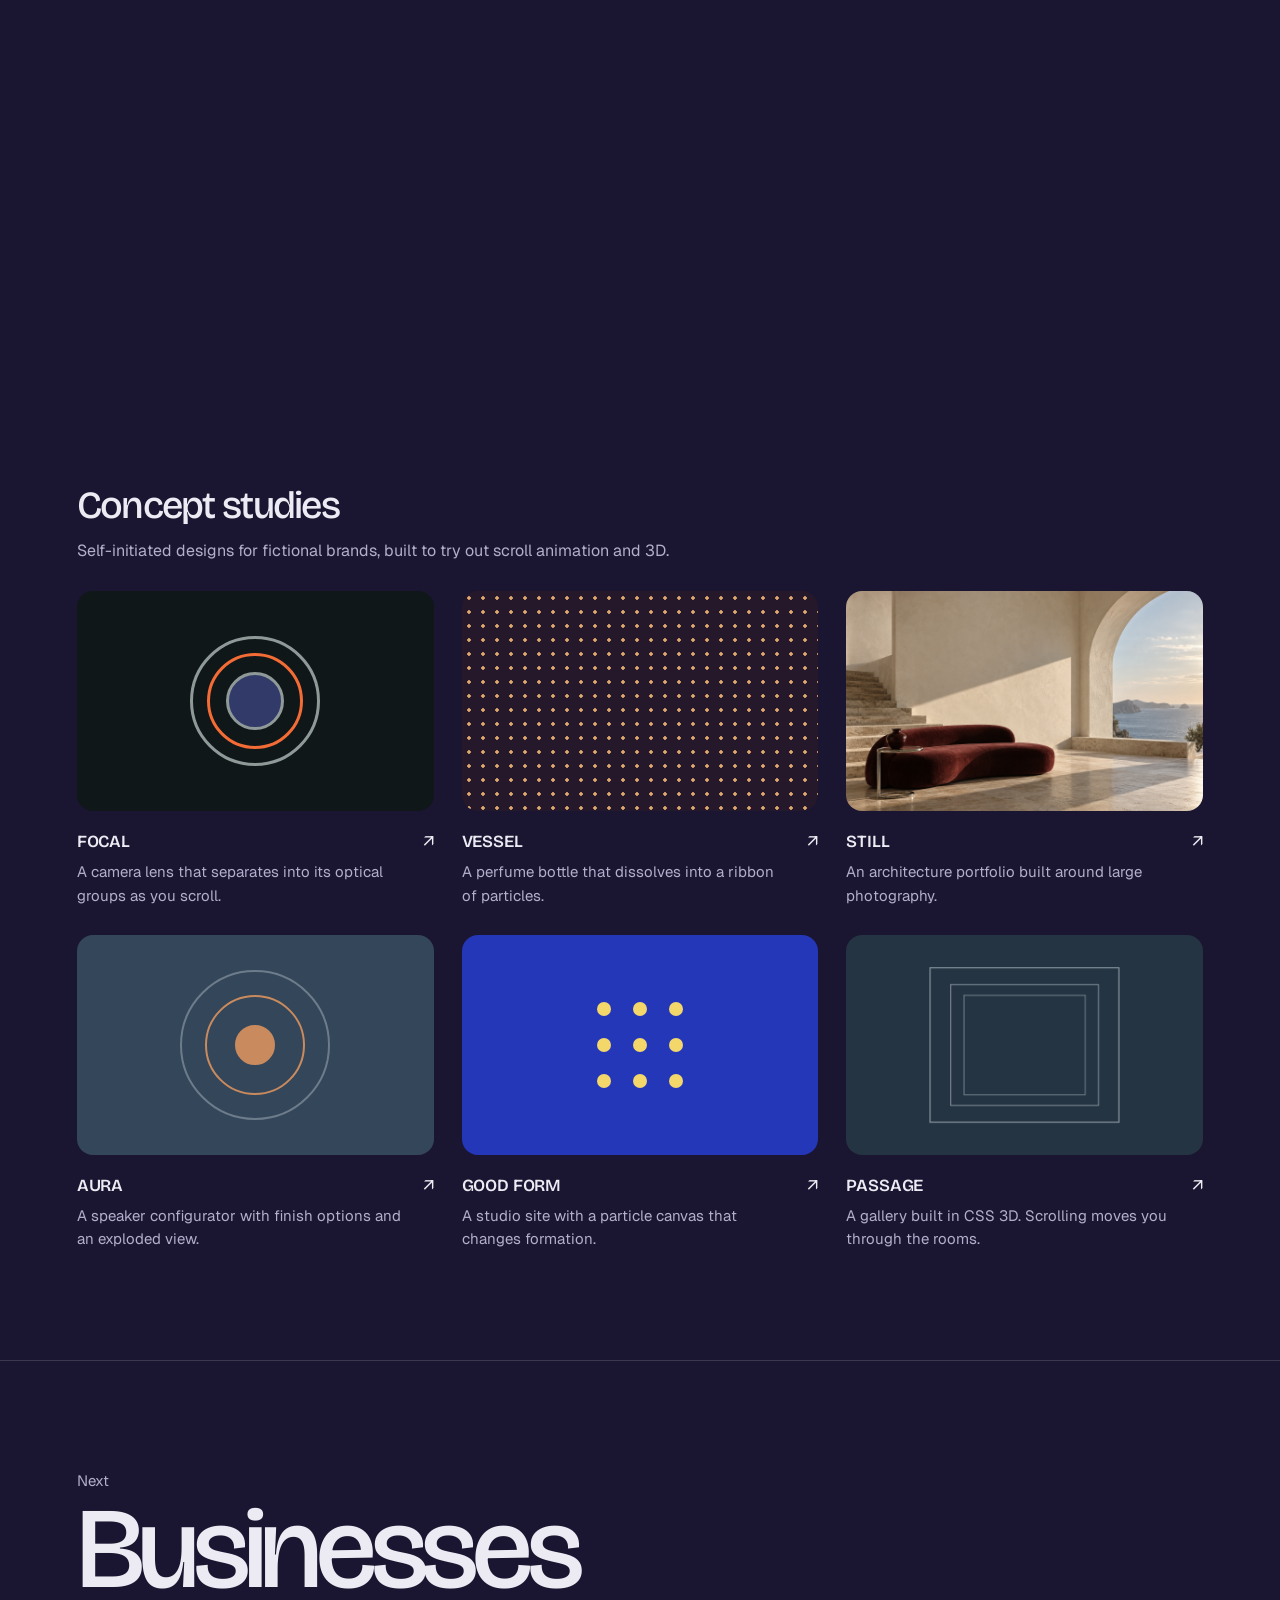
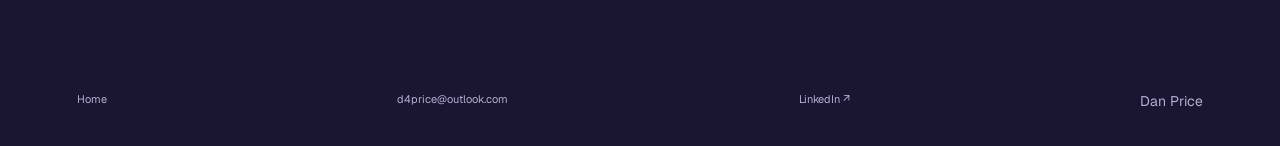
<file: web-design.html>
<!doctype html>
<html lang="en"><head><meta charset="UTF-8"><meta name="viewport" content="width=device-width, initial-scale=1.0"><meta name="theme-color" content="#1a1631"><meta name="description" content="Concept websites by Dan Price: FOCAL, VESSEL and STILL, plus the Morphose website rebuild."><title>Web design | Dan Price</title><link rel="icon" href="/favicon.svg" type="image/svg+xml"><link rel="apple-touch-icon" href="/apple-touch-icon.png"><meta property="og:type" content="website"><meta property="og:site_name" content="Dan Price"><meta property="og:title" content="Web design | Dan Price"><meta property="og:description" content="Concept websites by Dan Price: FOCAL, VESSEL and STILL, plus the Morphose website rebuild."><meta property="og:url" content="https://danprice.uk/web-design"><meta property="og:image" content="https://danprice.uk/og.jpg"><meta property="og:image:width" content="1200"><meta property="og:image:height" content="630"><meta name="twitter:card" content="summary_large_image"><link rel="preconnect" href="https://fonts.googleapis.com"><link rel="preconnect" href="https://fonts.gstatic.com" crossorigin><link href="https://fonts.googleapis.com/css2?family=Bricolage+Grotesque:opsz,wdth,wght@12..96,75..100,200..800&family=Geist:wght@300..700&display=swap" rel="stylesheet">  <script type="module" crossorigin src="/assets/modulepreload-polyfill-B5Qt9EMX.js"></script>
  <script type="module" crossorigin src="/assets/preload-helper-ckwbz45p.js"></script>
  <script type="module" crossorigin src="/assets/gsap-CzGW6FVa.js"></script>
  <script type="module" crossorigin src="/assets/ScrollTrigger-DNECHiyU.js"></script>
  <script type="module" crossorigin src="/assets/main-pWt9jar6.js"></script>
  <link rel="stylesheet" crossorigin href="/assets/main-BEtyQK64.css">
</head><body><main id="intro"></main></body></html>
</file>
<file: assets/main-BEtyQK64.css>
:root{font-family:Geist,sans-serif;color:#eef2f0;background:#132634;font-synthesis:none}*{box-sizing:border-box}body{margin:0}button,a{-webkit-tap-highlight-color:transparent}a{color:inherit;text-decoration:none}button{font:inherit;color:inherit;cursor:pointer}a:focus-visible,button:focus-visible{outline:2px solid #f0cb84;outline-offset:7px}button{background:none;border:0}.introduction{height:460svh}.intro-screen{position:sticky;top:0;height:100svh;overflow:hidden;background:radial-gradient(ellipse at 72% 53%,#35546355,transparent 65%),#132634}header{position:absolute;top:25px;left:5%;right:5%;display:flex;align-items:center;justify-content:space-between;z-index:10}.signature{font:800 38px Bricolage Grotesque,sans-serif;letter-spacing:-4px}.signature span{color:#e5bd75}.header-detail{font-size:11px;opacity:.6;margin-left:50px}.work-link{font-size:11px}.work-link span{padding-left:22px;font-size:17px}#portrait-scene{position:absolute;top:0;right:0;bottom:0;left:0;z-index:2}#portrait-scene canvas{position:absolute;top:0;right:0;bottom:0;left:0;display:block}.portrait-fallback{position:absolute;right:12%;top:15%;height:69%;width:34%;object-fit:cover;object-position:50% 50%;transition:opacity .4s}.ready .portrait-fallback{opacity:0;pointer-events:none}.unavailable canvas{display:none}.intro-copy{position:absolute;top:0;right:0;bottom:0;left:0;pointer-events:none;z-index:5}.copy-frame{position:absolute;left:7%;top:29%;width:44%;opacity:0;transform:translateY(20px);transition:opacity .45s,transform .6s}.copy-frame.active{opacity:1;transform:none}.hello{font-size:16px;margin:0 0 24px;color:#e0bf83}.copy-frame h1,.copy-frame h2{font-family:Bricolage Grotesque,sans-serif;font-size:clamp(45px,5.6vw,92px);line-height:1.04;letter-spacing:-4.5px;font-weight:500;margin:0 0 30px}.support{font-size:13px;line-height:1.9;color:#bdcbd0;max-width:315px}.inline-work{display:inline-block;margin-top:19px;font-size:11px;border-bottom:1px solid #c3d0d750;padding-bottom:11px;pointer-events:auto}.inline-work span{margin-left:20px}.ambient-type{position:absolute;bottom:2%;left:5%;font:600 20vw Bricolage Grotesque,sans-serif;letter-spacing:-1.5vw;color:#c6d9e006;white-space:nowrap;pointer-events:none;z-index:0}.portrait-caption{position:absolute;bottom:12%;left:62%;font-size:10px;display:flex;flex-direction:column;gap:7px;z-index:3}.portrait-caption span:last-child{color:#8aa3b1;font-size:9px}.intro-bottom{position:absolute;bottom:30px;left:5%;right:5%;z-index:10;display:flex;justify-content:space-between;align-items:center}.scroll-prompt{display:flex;align-items:center;gap:15px;padding:0;font-size:10px}.scroll-glyph{font-size:24px;color:#e1bd7d}.intro-bottom nav{display:flex;gap:14px;position:absolute;left:50%;transform:translate(-50%)}.intro-bottom nav button{font-size:9px;opacity:.3;padding:10px;border-bottom:1px solid transparent}.intro-bottom nav button[aria-current=step]{opacity:1;border-color:#dfbd85}.motion-toggle{font-size:9px;opacity:.6;padding:10px 0}.reading-progress{position:absolute;bottom:0;width:100%;height:2px;background:#ffffff08;z-index:10}.reading-progress span{display:block;width:100%;height:100%;background:#e0bd7f;transform-origin:left;transform:scaleX(0)}.floating-note{position:absolute;z-index:4;opacity:0;pointer-events:none;width:165px;padding:17px;border:1px solid #afc9d52b;box-shadow:0 20px 45px #04151b55;-webkit-backdrop-filter:blur(18px);backdrop-filter:blur(18px);background:#1e3b4bcc;border-radius:3px}.floating-note>span{font-size:10px;color:#cedce1}.floating-note small{font-size:8px;color:#9eb3be}.note-design{top:17%;right:9%;background:#dedbd0;color:#213b47;width:140px}.note-design>span{color:#425765}.type-sample{font:500 63px Bricolage Grotesque;letter-spacing:-7px;margin:3px 0 7px}.swatches{display:flex;gap:5px}.swatches i{height:15px;width:23px;background:#132634}.swatches i:nth-child(2){background:#7999a9}.swatches i:nth-child(3){background:#f2ce81}.swatches i:nth-child(4){background:#bbbcb0}.note-motion{right:6%;top:49%;width:180px}.note-motion svg{display:block;margin:14px 0 8px;width:100%;overflow:visible}.curve-grid{fill:none;stroke:#9bb3bc33;stroke-width:.5}.motion-curve{fill:none;stroke:#eec98b;stroke-width:2}.note-motion circle{fill:#eef0df}.note-build{right:27%;bottom:17%;width:190px}.mini-button{padding:12px;margin:16px 0 10px;background:#dbbd7f;color:#243743;font-size:11px;display:flex;justify-content:space-between}.selected-work{background:#e7edf0;color:#173748;padding:105px 7% 0}.work-heading{display:flex;justify-content:space-between;align-items:end;gap:30px;margin-bottom:55px}.work-heading p{font-size:12px;line-height:1.8;margin:0 0 20px}.work-heading :is(h1,h2){font:500 clamp(32px,3.4vw,58px)/1.13 "Bricolage Grotesque";letter-spacing:-2px;margin:0}.work-heading>p{margin-bottom:0;color:#4e6874;font-size:11px}.work-heading>p span{display:block;margin-top:15px;color:#6d8189;font-size:9px}.project-grid{display:grid;grid-template-columns:repeat(3,1fr);gap:25px}.project-art{height:330px;position:relative;overflow:hidden;transition:transform .5s}.project:hover .project-art{transform:translateY(-7px)}.project-arrow{position:absolute;top:20px;right:21px;font-size:23px;z-index:2}.project-word{position:absolute;left:24px;bottom:20px;font:500 43px Bricolage Grotesque;letter-spacing:-2px;z-index:2}.focal-project .project-art{background:radial-gradient(ellipse at 50% 40%,#405653,#122220);color:#e5ece4}.lens-illustration{position:absolute;left:26%;top:15%;height:180px;width:180px;transform:rotate(-22deg)}.lens-illustration i{position:absolute;top:0;right:0;bottom:0;left:0;border:9px double #a1b9af;border-radius:50%;background:radial-gradient(circle,#132b30 0,#132b30 24%,#527c7e 25%,#527c7e 28%,#123332 29%,#123332 45%,#1c2229 47%,#1c2229 65%,#495e5a 68%);box-shadow:8px 10px 8px #0005}.lens-illustration i:nth-child(1){transform:translate(32px)}.lens-illustration i:nth-child(2){transform:translate(20px)}.lens-illustration i:nth-child(3){transform:translate(8px);border-color:#d09d75}.vessel-project .project-art{background:#322235;color:#e5d7c0}.scent-illustration{position:absolute;top:25px;right:30px;bottom:50px;left:30px;transform:rotate(25deg)}.scent-illustration i{position:absolute;top:0;right:40px;bottom:0;left:40px;border:8px dotted #d5ad7955;border-radius:50%;transform:rotateY(40deg)}.scent-illustration i:nth-child(2){transform:rotate(55deg);border-width:3px;border-color:#f0d7a6aa}.scent-illustration i:nth-child(3){transform:rotate(-55deg);border-width:2px;border-color:#bc996b}.still-project .project-art{color:#fff}.still-project img{height:100%;width:100%;object-fit:cover;filter:brightness(.87)}.project-info{padding:23px 0 40px}.project-info h3{font-weight:600;font-size:13px;margin:0 0 10px}.project-info p{font-size:11px;margin:0 0 12px}.project-info>span{font-size:9px;color:#71848d}footer{display:flex;justify-content:space-between;align-items:center;border-top:1px solid #17374822;padding:35px 0;font-size:11px;gap:20px}footer>span{font-weight:600}footer p{font-size:10px;color:#6d8189}footer button{font-size:10px}.reduced .copy-frame,.reduced .project-art{transition:none}@media(min-width:1600px){.copy-frame{top:31%}.project-art{height:400px}}@media(max-width:700px){.introduction{height:420svh}header{top:18px;left:6%;right:6%}.signature{font-size:31px}.header-detail{display:none}.work-link{font-size:10px}.work-link span{padding-left:10px}.copy-frame{left:7%;top:14%;width:88%}.hello{font-size:12px;margin-bottom:16px}.copy-frame h1,.copy-frame h2{font-size:43px;letter-spacing:-2.5px;line-height:1.06;margin-bottom:15px}.support{font-size:11px;line-height:1.7;max-width:275px}.inline-work{font-size:10px;margin-top:3px;padding-bottom:7px}.portrait-caption{bottom:12%;left:9%;font-size:9px}.portrait-caption span:last-child{font-size:8px}.portrait-fallback{top:42%;right:19%;width:62%;height:42%}.ambient-type{font-size:34vw;bottom:15%}.intro-bottom{left:7%;right:7%;bottom:19px}.scroll-prompt{font-size:0;gap:0}.scroll-glyph{font-size:23px}.intro-bottom nav{gap:10px}.motion-toggle{font-size:8px}.floating-note{padding:11px}.note-design{top:42%;right:auto;left:5%;width:95px}.type-sample{font-size:40px;letter-spacing:-4px}.swatches{gap:3px}.swatches i{width:15px;height:10px}.note-motion{top:55%;right:3%;width:112px}.note-motion svg{margin:8px 0 4px}.floating-note>span{font-size:8px}.floating-note small{font-size:6px}.note-build{right:16%;bottom:13%;width:132px}.mini-button{font-size:8px;padding:8px;margin:9px 0 6px}.selected-work{padding:65px 7% 0}.work-heading{display:block;margin-bottom:35px}.work-heading :is(h1,h2){font-size:33px;letter-spacing:-1.5px}.work-heading>p{margin-top:25px}.project-grid{grid-template-columns:1fr;gap:5px}.project-art{height:310px}.project-info{padding:20px 0 30px}footer{flex-wrap:wrap;gap:10px}footer p{order:3;flex-basis:100%;font-size:9px}footer button{font-size:9px}}@media(max-height:650px)and (min-width:701px){.copy-frame{top:24%}.copy-frame h1,.copy-frame h2{font-size:50px}.portrait-caption{bottom:14%}}.site-nav{display:flex;gap:25px;align-items:center;font-size:11px}.site-nav a{padding:10px 0}.site-nav a:hover{color:#e0bf83}.copy-frame .support{max-width:325px}.real-work{border-top:1px solid #17374822;padding:28px 0 65px;display:grid;grid-template-columns:1fr 2fr 1fr;gap:35px;align-items:start;font-size:11px}.real-work>span{font-weight:600}.real-work p{margin:0;line-height:1.9;max-width:475px}.real-work a{font-size:10px;justify-self:end;border-bottom:1px solid #17374855;padding-bottom:7px}.ventures-section{background:#d7e2e4;color:#173748;padding:95px 7%}.section-intro{display:grid;grid-template-columns:1fr 2fr;gap:22px 35px;margin-bottom:65px}.section-intro>p:first-child{grid-column:1;font-size:12px}.section-intro :is(h1,h2){grid-column:2;margin:0;font:500 clamp(36px,4.1vw,64px)/1.08 "Bricolage Grotesque";letter-spacing:-2.6px}.section-intro>p:last-child{grid-column:2;font-size:13px;line-height:1.85;max-width:510px;margin:0;color:#4e6874}.venture-row{display:grid;grid-template-columns:1fr 2fr;gap:35px;border-top:1px solid #17374830;padding:45px 0}.venture-row:last-child{padding-bottom:0}.venture-symbol{display:inline-flex;height:55px;min-width:55px;border-radius:50%;align-items:center;justify-content:center;background:#294d62;color:#e7edf0;font-size:22px;margin-bottom:15px}.greeny-symbol{background:#386349;font:500 36px Bricolage Grotesque;letter-spacing:-4px;padding-right:4px}.venture-identity h3{font:500 30px Bricolage Grotesque;letter-spacing:-1px;margin:0 0 8px}.venture-identity p{font-size:10px;color:#627a86}.venture-story>p{font-size:15px;line-height:1.85;max-width:570px;margin:0 0 24px}.venture-evidence{display:flex;align-items:center;gap:24px;margin:25px 0}.venture-evidence strong{font:500 40px Bricolage Grotesque;letter-spacing:-2px}.venture-evidence span{font-size:11px;line-height:1.7;color:#516f7b;max-width:220px}.venture-story a,.business-copy a,.profile-link{display:inline-block;font-size:11px;border-bottom:1px solid currentColor;padding:0 0 8px;margin-top:8px}.business-section{padding:90px 7%;display:grid;grid-template-columns:1fr 1fr;gap:70px;background:#203b4b;color:#e8eeeb}.section-label{font-size:12px;color:#dabd85;margin:0 0 24px}.business-section h2,.about-copy :is(h1,h2){font:500 clamp(31px,3.4vw,52px)/1.13 "Bricolage Grotesque";letter-spacing:-2px;margin:0 0 24px}.business-copy p{font-size:14px;line-height:1.9;color:#c7d5da;margin:0 0 19px}.business-copy a{color:#e0bf83}.about-section{background:#edf0ec;color:#203b4b;padding:100px 7% 0}.about-layout{display:grid;grid-template-columns:.85fr 1.15fr;gap:9%;align-items:center}.about-image{position:relative;max-width:400px}.about-image img{width:100%;height:480px;object-fit:cover;object-position:48% 50%;display:block}.about-image>span{position:absolute;bottom:20px;left:23px;color:#fff;font-size:12px}.about-copy .section-label{color:#6e827f}.about-copy>p:not(.section-label){font-size:13px;line-height:1.9;color:#506b76;max-width:550px;margin:0 0 17px}.digital-cv{margin:80px 0 65px;border-top:1px solid #17374840;border-bottom:1px solid #17374840}.digital-cv summary{cursor:pointer;display:flex;justify-content:space-between;align-items:center;padding:27px 0;list-style:none}.digital-cv summary::-webkit-details-marker{display:none}.digital-cv summary:focus-visible{outline:2px solid #365a70;outline-offset:5px}.digital-cv summary span{font-size:10px;color:#617b85}.digital-cv h3{font:500 32px Bricolage Grotesque;letter-spacing:-1px;margin:6px 0 0}.digital-cv summary .cv-toggle{font-size:35px;color:#203b4b;font-weight:400;transition:transform .3s}.digital-cv[open] .cv-toggle{transform:rotate(45deg)}.cv-content{display:grid;grid-template-columns:1fr 1fr;gap:65px;padding:20px 0 40px}.cv-column h4{font-size:16px;margin:28px 0 25px;border-bottom:1px solid #17374822;padding-bottom:12px}.cv-column h4:first-child{margin-top:0}.cv-column article{margin-bottom:23px}.cv-column article>span{font-size:10px;color:#71838b}.cv-column h5{font-size:13px;margin:7px 0;font-weight:600}.cv-column p{font-size:12px;line-height:1.85;margin:8px 0;color:#506b76}.reduced .cv-toggle{transition:none}@media(max-width:700px){.site-nav{gap:16px;font-size:10px}.header-detail{display:none}.copy-frame h1,.copy-frame h2{font-size:40px}.copy-frame .support{font-size:10px;max-width:290px}.copy-frame .inline-work{font-size:10px;margin-top:0;padding-bottom:6px}.real-work{grid-template-columns:1fr;gap:14px;padding-bottom:40px}.real-work a{justify-self:start}.ventures-section{padding:60px 7%}.section-intro{display:block;margin-bottom:35px}.section-intro :is(h1,h2){font-size:37px;letter-spacing:-1.8px;margin:20px 0}.section-intro>p:last-child{font-size:12px}.venture-row{grid-template-columns:1fr;gap:12px;padding:30px 0}.venture-symbol{height:42px;min-width:42px;font-size:19px;margin-bottom:10px}.venture-identity h3{font-size:28px}.venture-story>p{font-size:13px}.venture-evidence strong{font-size:34px}.venture-evidence span{font-size:10px}.business-section{padding:60px 7%;grid-template-columns:1fr;gap:12px}.business-copy p{font-size:13px}.about-section{padding:65px 7% 0}.about-layout{grid-template-columns:1fr;gap:35px}.about-image{max-width:none}.about-image img{height:330px;object-position:50% 45%}.about-copy :is(h1,h2){font-size:37px}.cv-content{grid-template-columns:1fr;gap:20px}.digital-cv{margin:45px 0}.digital-cv h3{font-size:28px}.digital-cv summary>div>span{font-size:9px}}.venture-evidence strong{white-space:nowrap;flex-shrink:0}.independent-projects{background:#203b4b;color:#e8eeeb;padding:85px 7% 95px}.projects-heading{display:grid;grid-template-columns:1fr 2fr;gap:20px 35px;margin-bottom:45px}.projects-heading .section-label{margin:5px 0}.projects-heading :is(h1,h2){font:500 clamp(36px,4.1vw,64px)/1.08 "Bricolage Grotesque";letter-spacing:-2.6px;margin:0}.projects-heading>p:last-child{grid-column:2;font-size:13px;line-height:1.85;color:#bacdd5;margin:0}.research-grid{display:grid;grid-template-columns:1fr 1fr;gap:45px}.research-project{border-top:1px solid #afc5ce44;padding-top:30px}.project-diagram{height:125px;display:flex;gap:14px;align-items:center;justify-content:center;background:#173240;margin-bottom:25px}.project-diagram span{font-size:11px;padding:15px;border:1px solid #a1b9c04d}.project-diagram i{font-style:normal;color:#dbbd85}.milestone-diagram{background:#2c454b}.research-project .project-context{font-size:10px;color:#dabc87}.research-project h3{font:500 30px Bricolage Grotesque;letter-spacing:-1px;margin:12px 0 18px}.research-project>p:not(.project-context),.research-project details p{font-size:13px;line-height:1.85;color:#c3d2d8;max-width:520px}.research-project details{margin-top:24px}.research-project summary{cursor:pointer;font-size:11px;padding:12px 0;color:#e3c58f}.research-project summary:focus-visible{outline:2px solid #e3c58f;outline-offset:4px}.career-background{display:grid;grid-template-columns:1fr 1.4fr;gap:65px;border-top:1px solid #17374825;margin-top:65px;padding-top:45px}.career-background .section-label{color:#617b85}.career-background h3{font:500 30px/1.2 Bricolage Grotesque;letter-spacing:-1px;margin:0}.career-background>div>p:not(.section-label){font-size:13px;line-height:1.85;color:#506b76;margin:0 0 17px}@media(max-width:700px){.site-nav{gap:13px;font-size:9px}.independent-projects{padding:60px 7%}.projects-heading{display:block}.projects-heading :is(h1,h2){font-size:37px;margin:20px 0;letter-spacing:-1.8px}.projects-heading>p:last-child{font-size:12px}.research-grid{grid-template-columns:1fr;gap:35px}.project-diagram{gap:9px}.project-diagram span{font-size:10px;padding:12px}.career-background{grid-template-columns:1fr;gap:25px;margin-top:40px;padding-top:30px}.career-background h3{font-size:29px}}@media(max-width:360px){.site-nav{gap:9px;font-size:8px}}.category-directory{padding:70px 7% 0;background:#e7edf0;color:#173748}.directory-heading>p{font-size:12px;color:#597582;margin:0 0 18px}.directory-heading h2{font:500 clamp(34px,4vw,55px)/1.1 "Bricolage Grotesque";letter-spacing:-2px;margin:0 0 40px}.category-links{display:grid;grid-template-columns:1fr 1fr;gap:0 55px;padding-bottom:35px}.category-links>a{padding:25px 0 30px;border-top:1px solid #17374835;display:block}.category-name{font:500 28px Bricolage Grotesque;letter-spacing:-1px}.category-links p{font-size:13px;line-height:1.8;color:#58727d;max-width:390px;margin:15px 0 22px}.category-cta{font-size:11px}.category-links>a:hover .category-cta{text-decoration:underline;text-underline-offset:5px}.category-header{position:relative;top:auto;left:auto;right:auto;height:100px;margin:0;padding:0 7%;background:#132634;color:#eef2f0}.category-header .site-nav a[aria-current=page]{color:#e0bf83;border-bottom:1px solid #e0bf83}.category-page .selected-work,.category-page .ventures-section,.category-page .independent-projects,.category-page .about-section{padding-top:65px}.category-footer{margin:0;padding:30px 7%;background:#132634;color:#eef2f0;border:0}.category-page footer a{font-size:11px}.category-directory footer>span:last-of-type{font-size:10px;color:#6d8189}@media(max-width:700px){.category-directory{padding:50px 7% 0}.category-links{grid-template-columns:1fr;gap:0}.directory-heading h2{font-size:35px}.category-name{font-size:26px}.category-links p{font-size:12px}.category-header{height:85px;padding:0 6%;margin:0}.category-page .selected-work,.category-page .ventures-section,.category-page .independent-projects,.category-page .about-section{padding-top:40px}.category-directory footer>span:last-of-type{display:none}}.business-brand-mark{display:block;width:80px;height:auto;margin-bottom:20px}.business-wordmark{display:block;width:190px;height:auto;max-width:100%}.business-tree{display:block;width:73px;height:auto;margin-bottom:16px}@media(max-width:700px){.business-brand-mark{width:65px;margin-bottom:16px}.business-wordmark{width:170px}.business-tree{width:64px}}.mini-flow{display:grid;gap:3px;margin:12px 0;color:#dce6e9;font-size:9px}.mini-flow i{font-style:normal;color:#e0bf83}.mini-flow span{border-bottom:1px solid #b7ccd326;padding:3px 0}.note-build .mini-button{background:none;color:#dce6e9;padding:0;margin:18px 0 10px;font-size:20px}.note-build small{font-size:15px;color:#dce6e9}.intro-bottom nav button{font-size:11px;opacity:.7;padding:12px 8px}.support{font-size:15px;line-height:1.75}.inline-work{font-size:13px}.work-heading>p,.project-info p,.real-work{font-size:14px}.work-heading>p span,.project-info>span{font-size:12px;color:#526c77}.work-saving{font:500 32px Bricolage Grotesque;letter-spacing:-1px;justify-self:end}.work-saving span{display:block;font:12px Geist;letter-spacing:0;margin-top:6px}@media(max-width:700px){.intro-bottom{flex-wrap:wrap;row-gap:8px}.intro-bottom nav{position:static;transform:none;order:-1;flex-basis:100%;justify-content:center;gap:12px}.intro-bottom nav button{font-size:11px;padding:10px 5px}.scroll-prompt{font-size:11px;gap:10px}.motion-toggle{font-size:11px}.copy-frame .support{font-size:12px;line-height:1.65;max-width:310px}.copy-frame .inline-work{font-size:12px;margin-top:3px}.portrait-caption{display:none}.work-saving{justify-self:start}.site-nav{font-size:10px;gap:12px}}@media(max-width:700px){.mini-flow{font-size:7px;gap:1px;margin:6px 0}.note-build .mini-button{font-size:15px;margin:10px 0 7px}.note-build small{font-size:12px}}.hero-line{display:block;overflow:hidden;padding-bottom:.05em;margin-bottom:-.05em}.hero-line>span{display:inline-block}.site-nav a{white-space:nowrap}@media(max-width:330px){.intro-screen header .site-nav{gap:8px;font-size:11px}.intro-screen .signature{font-size:28px}}@view-transition{navigation:auto}::view-transition-group(*){animation-duration:.75s;animation-timing-function:cubic-bezier(.76,0,.24,1)}::view-transition-old(root){animation:.7s cubic-bezier(.76,0,.24,1) both vt-out}::view-transition-new(root){animation:.7s cubic-bezier(.16,1,.3,1) both vt-in}@keyframes vt-out{to{transform:scale(.97);filter:brightness(.85)}}@keyframes vt-in{0%{opacity:0;transform:translateY(36px)}}@media(prefers-reduced-motion:reduce){::view-transition-group(*),::view-transition-old(*),::view-transition-new(*){animation:none!important}}body[data-page]{--line:color-mix(in srgb,var(--ink) 16%,transparent);background:var(--field);color:var(--ink)}body[data-page=web-design]{--field:#1a1631;--ink:#eceaf2;--muted:#b3aecb;--accent:#ff5b35;--panel:#231e40}body[data-page=businesses]{--field:#262a1b;--ink:#eceddc;--muted:#babf9f;--accent:#c9d68a;--panel:#1d2014}body[data-page=projects]{--field:#1a1631;--ink:#eceaf2;--muted:#b3aecb;--accent:#ff5b35;--panel:#231e40}body[data-page=about]{--field:#f1ddd0;--ink:#2a1f2c;--muted:#6e5a63;--accent:#c93d1b;--panel:#e6cdbd}.category-page #intro{background:var(--field);color:var(--ink)}.page-body{overflow-x:clip}.category-page ::selection{background:var(--accent);color:var(--field)}.category-page a:focus-visible,.category-page button:focus-visible,.category-page summary:focus-visible{outline:2px solid var(--accent);outline-offset:5px}.page-header{position:fixed;top:0;left:0;right:0;height:76px;padding:0 6%;display:flex;align-items:center;justify-content:space-between;z-index:50;background:color-mix(in srgb,var(--field) 84%,transparent);backdrop-filter:blur(14px);-webkit-backdrop-filter:blur(14px);view-transition-name:site-header}.page-header .signature{font-size:34px}.page-header .signature span{color:var(--accent)}.page-header .site-nav{font-size:14px;gap:28px}.page-header .site-nav a{position:relative;padding:8px 0;opacity:.72;transition:opacity .2s}.page-header .site-nav a:hover{color:inherit;opacity:1}.page-header .site-nav a[aria-current=page]{opacity:1}.page-header .site-nav a:after{content:"";position:absolute;left:0;right:0;bottom:2px;height:1.5px;background:var(--accent);transform:scaleX(0);transform-origin:right;transition:transform .35s cubic-bezier(.76,0,.24,1)}.page-header .site-nav a:hover:after,.page-header .site-nav a[aria-current=page]:after{transform:scaleX(1);transform-origin:left}.page-scrollbar{position:absolute;left:0;right:0;bottom:0;height:2px;background:var(--line)}.page-scrollbar i{display:block;height:100%;background:var(--accent);transform:scaleX(0);transform-origin:left}.page-hero{min-height:74svh;padding:150px 6% 70px;display:flex;align-items:flex-end;background:var(--field);view-transition-name:page-field}.page-title{font:500 clamp(64px,11.5vw,196px)/.9 "Bricolage Grotesque",sans-serif;letter-spacing:-.055em;margin:0 0 34px;view-transition-name:page-title;width:fit-content}.page-title .line{display:block;overflow:hidden;padding-bottom:.06em}.page-title .line>span{display:inline-block}.page-lede{font-size:clamp(17px,1.5vw,21px);line-height:1.6;max-width:44ch;color:var(--muted);margin:0 0 34px}.page-index{display:flex;flex-wrap:wrap;gap:10px}.page-index a{font-size:14px;padding:10px 18px;border:1px solid var(--line);border-radius:99px;transition:background .25s,color .25s,border-color .25s}.page-index a:hover{background:var(--ink);color:var(--field);border-color:var(--ink)}.demo-kind{font-size:14px;color:var(--muted);margin:0 0 10px}.category-page h2{font:500 clamp(42px,5vw,84px)/1 "Bricolage Grotesque",sans-serif;letter-spacing:-.045em;margin:0 0 16px}.demo-sum{font-size:18px;line-height:1.55;max-width:34ch;margin:0 0 26px}.text-link{display:inline-flex;gap:14px;align-items:center;font-size:15px;font-weight:500;padding-bottom:8px;margin-top:22px;background:linear-gradient(currentColor,currentColor) 0 100%/100% 1px no-repeat;transition:background-size .4s cubic-bezier(.76,0,.24,1)}.text-link:hover{background-size:0 1px;background-position:100% 100%}.text-link span{transition:transform .35s}.text-link:hover span{transform:translate(3px,-3px)}.graphic-note{position:absolute;right:0;bottom:-6px;margin:0;font-size:12px;color:var(--muted)}.steps{list-style:none;padding:0;margin:0;counter-reset:step;max-width:430px}.step{counter-increment:step;position:relative;padding:13px 0 13px 44px;border-top:1px solid var(--line);opacity:.4;transition:opacity .4s}.step:before{content:counter(step,decimal-leading-zero);position:absolute;left:0;top:15px;font:500 13px Bricolage Grotesque;color:var(--muted);transition:color .4s}.step h3{font:600 17px/1.3 Geist,sans-serif;margin:0}.step p{margin:0;font-size:15px;line-height:1.6;color:var(--muted);overflow:hidden;max-height:0;transition:max-height .55s cubic-bezier(.76,0,.24,1),margin .5s}.step.is-active{opacity:1}.step.is-active:before{color:var(--accent)}.step.is-active p{max-height:120px;margin-top:6px}.step.is-done{opacity:.62}.demo-progress{position:absolute;left:6%;right:6%;bottom:22px;height:2px;background:var(--line)}.demo-progress i{display:block;height:100%;background:var(--accent);transform:scaleX(0);transform-origin:left}.more-studies{padding:20px 6% 110px}.more-studies h2{font-size:clamp(32px,3vw,46px);margin-bottom:30px}.study-list{display:grid;grid-template-columns:repeat(3,1fr);gap:28px}.study{display:grid;grid-template-columns:1fr auto;gap:6px 16px}.study-art{grid-column:1/-1;height:220px;border-radius:16px;position:relative;overflow:hidden;margin-bottom:14px;transition:transform .6s cubic-bezier(.16,1,.3,1)}.study:hover .study-art{transform:translateY(-6px)}.study-name{font:600 17px Bricolage Grotesque;letter-spacing:-.01em}.study-text{grid-column:1;font-size:15px;line-height:1.55;color:var(--muted)}.study-go{grid-row:2;grid-column:2;font-size:18px;transition:transform .35s}.study:hover .study-go{transform:translate(3px,-3px)}.art-aura{background:#34465a}.art-aura i{position:absolute;left:50%;top:50%;border-radius:50%;border:2px solid #c98a5e;transform:translate(-50%,-50%);transition:transform .8s cubic-bezier(.16,1,.3,1)}.art-aura i:nth-child(1){width:150px;height:150px;border-color:#dfe8ee55}.art-aura i:nth-child(2){width:100px;height:100px}.art-aura i:nth-child(3){width:40px;height:40px;background:#c98a5e}.study:hover .art-aura i:nth-child(1){transform:translate(-50%,-50%) translate(-60px) scale(.9)}.study:hover .art-aura i:nth-child(3){transform:translate(-50%,-50%) translate(60px) scale(1.3)}.art-goodform{background:#2437b8;display:grid;grid-template-columns:repeat(3,14px);gap:22px;place-content:center}.art-goodform i{width:14px;height:14px;border-radius:50%;background:#f4d76b;transition:transform .8s cubic-bezier(.34,1.56,.64,1)}.study:hover .art-goodform i{transform:translate(calc(cos(var(--a)) * 46px - var(--dx)),calc(sin(var(--a)) * 46px - var(--dy)))}.art-goodform i:nth-child(1){--a:0deg;--dx:-36px;--dy:-36px}.art-goodform i:nth-child(2){--a:40deg;--dx:0px;--dy:-36px}.art-goodform i:nth-child(3){--a:80deg;--dx:36px;--dy:-36px}.art-goodform i:nth-child(4){--a:120deg;--dx:-36px;--dy:0px}.art-goodform i:nth-child(5){--a:160deg;--dx:0px;--dy:0px}.art-goodform i:nth-child(6){--a:200deg;--dx:36px;--dy:0px}.art-goodform i:nth-child(7){--a:240deg;--dx:-36px;--dy:36px}.art-goodform i:nth-child(8){--a:280deg;--dx:0px;--dy:36px}.art-goodform i:nth-child(9){--a:320deg;--dx:36px;--dy:36px}.art-passage{background:#253442;perspective:400px}.art-passage i{position:absolute;top:18%;right:26%;bottom:18%;left:26%;border:1.5px solid #cfdbe499;transition:transform .9s cubic-bezier(.16,1,.3,1)}.art-passage i:nth-child(1){transform:translateZ(-160px)}.art-passage i:nth-child(2){transform:translateZ(-60px)}.art-passage i:nth-child(3){transform:translateZ(40px)}.study:hover .art-passage i:nth-child(1){transform:translateZ(-40px)}.study:hover .art-passage i:nth-child(2){transform:translateZ(60px)}.study:hover .art-passage i:nth-child(3){transform:translateZ(200px);opacity:0}.venture{height:230svh;position:relative}.venture+.venture{border-top:1px solid var(--line)}.venture-sticky{position:sticky;top:0;height:100svh;padding:100px 6% 56px;display:grid;grid-template-columns:minmax(300px,.8fr) minmax(0,1.2fr);gap:6vw;align-items:center}.venture-copy>p{font-size:17px;line-height:1.65;max-width:38ch;margin:0 0 14px}.venture-copy .venture-role{font-size:14px;color:var(--muted);margin-bottom:18px}.venture-copy h2{margin-bottom:6px}.venture-logo{display:block;width:min(300px,70%);height:auto;margin-bottom:12px}.venture-tree{display:block;width:84px;height:auto;margin-bottom:14px}.grant-board{position:relative;height:min(72svh,620px)}.grant-total{position:absolute;left:0;top:0;display:flex;align-items:baseline;gap:14px}.grant-total strong{font:500 clamp(96px,11vw,170px)/.8 "Bricolage Grotesque";letter-spacing:-.06em;color:var(--accent);font-variant-numeric:tabular-nums;min-width:.62em}.grant-total>span{font-size:17px;color:var(--muted)}.grant-mark{position:absolute;right:4%;top:6%;width:min(260px,40%);height:auto;opacity:.9;transform-origin:center}.grant-cards{position:absolute;left:12%;right:8%;bottom:20%;height:250px}.grant-card{position:absolute;left:0;right:0;height:92px;border-radius:14px;background:#eceddc;color:#262a1b;padding:18px 24px;display:flex;flex-direction:column;justify-content:center;gap:4px;box-shadow:0 26px 50px -24px #041614;opacity:0}.grant-card:nth-child(1){top:0;left:0;right:14%}.grant-card:nth-child(2){top:78px;left:9%;right:6%}.grant-card:nth-child(3){top:156px;left:3%;right:10%}.grant-card span{font-size:13px;color:#5f6448}.grant-card strong{font:600 clamp(20px,2vw,27px) "Bricolage Grotesque";letter-spacing:-.02em}.grant-nomination{position:absolute;right:0;bottom:0;padding:16px 20px;border:1px solid var(--accent);border-radius:14px;display:flex;flex-direction:column;gap:2px;opacity:0;background:var(--field)}.grant-nomination span,.grant-nomination small{font-size:13px;color:var(--muted)}.grant-nomination strong{font:600 19px Bricolage Grotesque;color:var(--accent)}.venture-stats{display:flex;gap:36px;margin:24px 0 4px}.venture-stats strong{display:block;font:500 clamp(36px,3.6vw,54px)/1 "Bricolage Grotesque";letter-spacing:-.04em;font-variant-numeric:tabular-nums}.venture-stats span{font-size:14px;color:var(--muted)}.translate-graphic{position:relative;height:min(70svh,600px);display:grid;grid-template-columns:1fr 1fr;gap:6%;align-items:center}.doc{position:relative;aspect-ratio:3/4;max-height:100%;border-radius:10px;background:#f1efdf;padding:52px 9% 30px;box-shadow:0 36px 70px -30px #041614;overflow:hidden}.doc-source{transform:rotate(-2.5deg)}.doc-target{transform:rotate(2deg) translateY(24px)}.doc-label{position:absolute;top:18px;left:9%;font-size:13px;color:#5b6f61}.doc-lines i{display:block;height:7px;width:var(--w);margin:0 0 11px;border-radius:4px;background:#262a1b2e;transition:background .3s}.doc-lines i.gap{background:none}.doc-source .doc-lines i.is-read:not(.gap){background:#262a1b6b}.doc-target .doc-lines i:not(.gap){background:#2f6b4f;transform:scaleX(0);transform-origin:left}.doc-beam{position:absolute;left:0;right:0;top:calc(46px + var(--y,0%) * .8);height:2px;background:var(--accent);box-shadow:0 0 18px 4px #c2d99b88;opacity:0;transition:opacity .3s}.translate-graphic .graphic-note{bottom:-4px}.about-hero{align-items:center;padding-bottom:90px}.about-hero-grid{display:grid;grid-template-columns:minmax(0,.9fr) minmax(0,1.1fr);gap:6vw;align-items:center;width:100%}.about-portrait{margin:0;height:min(76svh,720px)}.portrait-mask{height:100%;overflow:hidden;border-radius:6px}.portrait-mask img{width:100%;height:100%;object-fit:cover;object-position:48% 40%;transform:scale(1.08);will-change:transform}.about-intro .page-title{font-size:clamp(60px,8.6vw,150px)}.about-intro>p{font-size:18px;line-height:1.65;max-width:46ch;margin:0 0 16px;color:var(--muted)}.about-intro>p:first-of-type{color:var(--ink)}.about-intro .page-index{margin-top:28px}.timeline{height:220svh;position:relative;border-top:1px solid var(--line)}.timeline-sticky{position:sticky;top:0;height:100svh;padding:110px 6% 50px;display:flex;flex-direction:column;justify-content:center;gap:28px}.timeline-head{display:flex;justify-content:space-between;align-items:flex-end;gap:20px}.timeline-head h2{margin:0}.timeline-year{font:500 clamp(64px,9vw,150px)/.8 "Bricolage Grotesque";letter-spacing:-.05em;color:var(--accent);font-variant-numeric:tabular-nums}.timeline-chart{position:relative;--label:290px}.timeline-axis{position:relative;height:22px;margin-left:var(--label);border-bottom:1px solid var(--line)}.timeline-axis span{position:absolute;bottom:6px;font-size:12px;color:var(--muted);transform:translate(-50%)}.t-group h3{font:600 13px Geist;color:var(--muted);margin:18px 0 6px}.t-row{display:grid;grid-template-columns:var(--label) 1fr;align-items:center;min-height:40px;opacity:.35;transition:opacity .4s}.t-row.is-on{opacity:1}.t-label{display:flex;flex-direction:column;padding-right:18px}.t-label strong{font-size:15px;font-weight:600}.t-label small{font-size:13px;color:var(--muted)}.t-track{position:relative;height:14px;border-radius:7px;background:color-mix(in srgb,var(--ink) 7%,transparent)}.t-track i{position:absolute;top:0;bottom:0;border-radius:7px;background:var(--ink);transform:scaleX(0);transform-origin:left}.t-group:nth-child(2) .t-track i{background:var(--accent)}.t-group:nth-child(3) .t-track i{background:#6f8a73}.timeline-playhead{position:absolute;top:0;bottom:0;left:calc(var(--label) + (100% - var(--label)) * var(--x,0));width:0;pointer-events:none}.timeline-playhead i{position:absolute;top:0;bottom:0;border-left:1.5px solid var(--accent)}.timeline-note{margin:0;font-size:13px;color:var(--muted)}.commercial{padding:120px 6%;display:grid;grid-template-columns:1fr 1.2fr;gap:6vw;border-top:1px solid var(--line)}.commercial h2{font-size:clamp(36px,3.8vw,62px)}.commercial p{font-size:18px;line-height:1.65;color:var(--muted);margin:0 0 16px;max-width:52ch}.page-footer{display:block;padding:110px 6% 36px;border-top:1px solid var(--line);font-size:14px;background:var(--field)}.next-page{display:inline-flex;flex-direction:column;gap:6px}.next-page span{font-size:15px;color:var(--muted)}.next-page strong{font:500 clamp(56px,9vw,156px)/.92 "Bricolage Grotesque";letter-spacing:-.055em;background:linear-gradient(var(--accent),var(--accent)) 0 92%/0 .06em no-repeat;transition:background-size .6s cubic-bezier(.76,0,.24,1);padding-bottom:.08em}.next-page:hover strong{background-size:100% .06em}.footer-meta{display:flex;flex-wrap:wrap;gap:10px 28px;justify-content:space-between;margin-top:80px;color:var(--muted)}.footer-meta a:hover{color:var(--ink)}.reduced .case,.reduced .venture,.reduced .timeline{height:auto}.reduced .case-sticky,.reduced .venture-sticky,.reduced .timeline-sticky{position:relative;height:auto;min-height:100svh}.reduced .step{opacity:1}.reduced .step p{max-height:none;margin-top:6px}.reduced .demo-progress{display:none}@media(max-width:860px){.page-header{height:64px;padding:0 5%}.page-header .signature{font-size:28px}.page-header .site-nav{font-size:13px;gap:14px}.page-hero{min-height:62svh;padding:120px 5% 50px}.page-title{margin-bottom:24px}.category-page h2{font-size:clamp(36px,10vw,52px)}.case-sticky,.venture-sticky{grid-template-columns:1fr;grid-template-rows:minmax(0,1fr) auto;padding:78px 5% 34px;gap:18px;align-items:stretch}.demo-kind,.demo-sum{display:none}.step{padding:8px 0 8px 36px}.step:before{top:10px}.step h3{font-size:15px}.step p{font-size:14px}.text-link{margin-top:10px}.more-studies{padding:10px 5% 80px}.study-list{grid-template-columns:1fr;gap:34px}.venture-sticky{grid-template-rows:auto minmax(0,1fr)}.venture-copy>p{font-size:15px;margin-bottom:8px}.venture-logo{width:180px}.venture-tree{width:56px;margin-bottom:6px}.venture-copy .venture-role{margin-bottom:8px}.venture-stats{margin:12px 0 0;gap:28px}.grant-board,.translate-graphic{height:auto;min-height:0}.grant-total strong{font-size:84px}.grant-mark{width:110px;top:0}.grant-cards{left:2%;right:2%;bottom:18%;height:190px}.grant-card{height:70px;padding:12px 18px}.grant-card:nth-child(2){top:60px}.grant-card:nth-child(3){top:120px}.grant-nomination{padding:10px 14px}.grant-nomination strong{font-size:15px}.translate-graphic{gap:4%}.doc{padding:38px 8% 16px}.doc-lines i{height:5px;margin-bottom:8px}.doc-beam{top:calc(34px + var(--y,0%) * .8)}.about-hero-grid{grid-template-columns:1fr;gap:28px}.about-portrait{height:52svh}.about-intro>p{font-size:16px}.timeline-sticky{padding:80px 5% 30px;gap:16px}.timeline-chart{--label:0px}.timeline-axis{margin-left:0}.t-row{grid-template-columns:1fr;min-height:0;gap:4px;margin-bottom:8px}.t-label{flex-direction:row;gap:8px;align-items:baseline;flex-wrap:wrap}.t-label strong{font-size:13px}.t-label small{font-size:12px}.t-track{height:9px}.t-group h3{margin:10px 0 4px}.timeline-year{font-size:56px}.commercial{grid-template-columns:1fr;padding:80px 5%}.commercial p{font-size:16px}.page-footer{padding:80px 5% 30px}.footer-meta{margin-top:50px}}@media(max-width:380px){.page-header .site-nav{gap:10px;font-size:12px}}.page-header .site-nav a{white-space:nowrap}@media(max-width:330px){.page-header{padding:0 4%}.page-header .signature{font-size:24px}.page-header .site-nav{gap:8px;font-size:11px}}.case{height:280svh;position:relative;--glow:#ff5b35}.case+.case{border-top:1px solid var(--line)}.case-sticky{position:sticky;top:0;height:100svh;padding:100px 6% 50px;display:grid;grid-template-columns:minmax(0,1.4fr) minmax(300px,.6fr);gap:5vw;align-items:center}.case-visual{position:relative;height:100%;max-height:720px;display:flex;align-items:center}.case-visual:before{content:"";position:absolute;top:10%;right:5%;bottom:10%;left:5%;background:radial-gradient(closest-side,color-mix(in srgb,var(--glow) 45%,transparent),transparent);filter:blur(30px);pointer-events:none}.case-browser{position:relative;width:92%;aspect-ratio:16/10.6;border-radius:14px;overflow:hidden;background:#0e0c1c;box-shadow:0 50px 90px -40px #000,0 0 0 1px #ffffff1f;display:flex;flex-direction:column;transform-origin:50% 100%}.case-chrome{height:34px;flex-shrink:0;display:flex;align-items:center;gap:6px;padding:0 14px;background:#2a2547;color:#c9c4de}.case-chrome i{width:9px;height:9px;border-radius:50%;background:#4a4470}.case-chrome span{margin:0 auto;font-size:12px;padding:4px 16px;border-radius:6px;background:#1a1631}.case-screen{position:relative;flex:1;overflow:hidden}.case-screen img{display:block;width:100%;height:auto;will-change:transform}.case-phone{position:absolute;right:0;bottom:4%;width:22%;aspect-ratio:9/19;border-radius:26px;overflow:hidden;border:6px solid #0e0c1c;box-shadow:0 40px 70px -30px #000;background:#0e0c1c}.case-phone img{width:100%;height:100%;object-fit:cover;object-position:top}.case-copy h2{margin-bottom:10px}.case-role{font-size:15px;color:var(--accent);margin:0 0 18px;display:flex;flex-wrap:wrap;gap:6px 14px}.case-role span{color:var(--muted)}.case-copy>p:not(.demo-kind):not(.case-role):not(.case-figure){font-size:17px;line-height:1.65;max-width:36ch;margin:0 0 14px}.case-figure{display:flex;align-items:baseline;gap:12px;margin:18px 0 4px}.case-figure strong{font:500 clamp(40px,4vw,60px)/1 "Bricolage Grotesque",sans-serif;letter-spacing:-.04em;font-variant-numeric:tabular-nums}.case-figure span{color:var(--muted);font-size:15px}.studies-note{color:var(--muted);font-size:16px;margin:-14px 0 30px}.study-list{grid-template-columns:repeat(3,1fr)}.art-focal{background:#101719;display:grid;place-items:center}.art-focal i{position:absolute;left:50%;top:50%;border-radius:50%;border:3px solid #8e9998;translate:-50% -50%;transition:transform .8s cubic-bezier(.16,1,.3,1)}.art-focal i:nth-child(1){width:130px;height:130px}.art-focal i:nth-child(2){width:96px;height:96px;border-color:#f36b35}.art-focal i:nth-child(3){width:58px;height:58px;background:#313a68}.study:hover .art-focal i:nth-child(1){transform:translate(-50px)}.study:hover .art-focal i:nth-child(3){transform:translate(50px)}.art-vessel{background:radial-gradient(circle,#dda76e 1.5px,transparent 2px) 0 0/14px 14px,#26182b;transition:background-size .8s cubic-bezier(.16,1,.3,1)}.study:hover .art-vessel{background-size:22px 22px,auto}.art-still img{width:100%;height:100%;object-fit:cover;transition:transform .9s cubic-bezier(.16,1,.3,1)}.study:hover .art-still img{transform:scale(1.08)}@media(max-width:860px){.case{height:auto}.case-sticky{position:relative;height:auto;grid-template-columns:1fr;grid-template-rows:auto auto;padding:80px 5% 70px;gap:26px}.case-visual{height:auto;max-height:none;padding-bottom:8%}.case-copy .demo-kind{display:block}.case-browser{width:100%}.case-phone{width:26%;bottom:-2%;border-width:4px;border-radius:18px}.case-copy>p:not(.demo-kind):not(.case-role):not(.case-figure){font-size:15px;margin-bottom:6px}.case-role{margin-bottom:8px}.case-figure{margin:8px 0 0}.study-list{grid-template-columns:1fr}}.case-team{font-size:15px;color:var(--muted);margin:0 0 14px}.xp-case{padding:110px 6% 120px;border-top:1px solid var(--line)}.xp-case-head{display:grid;grid-template-columns:minmax(0,.9fr) minmax(0,1.1fr);gap:20px 6vw;align-items:end;margin-bottom:48px}.xp-case-head h2{margin:0}.xp-case-head p:not(.demo-kind):not(.case-role):not(.case-team){font-size:17px;line-height:1.65;max-width:56ch;margin:0 0 12px}.xp-case-head .text-link{margin-top:6px}@media(max-width:860px){.xp-case{padding:80px 5% 90px}.xp-case-head{grid-template-columns:1fr;margin-bottom:30px}.xp-case-head p:not(.demo-kind):not(.case-role):not(.case-team){font-size:15px}}.t-label{background:none;border:0;padding:0 18px 0 0;text-align:left;cursor:pointer;color:inherit}.t-label strong{transition:color .25s}.t-label:hover strong{color:var(--accent)}.cv{padding:110px 6% 120px;border-top:1px solid var(--line)}.cv-head{display:flex;justify-content:space-between;align-items:baseline;flex-wrap:wrap;gap:8px 30px}.cv-head h2{margin:0}.cv-head p{margin:0;color:var(--muted);font-size:16px}.cv-tabs{position:relative;display:flex;gap:2px;padding:5px;margin:30px 0 26px;border-radius:99px;background:color-mix(in srgb,var(--ink) 7%,transparent);width:fit-content;max-width:100%;overflow-x:auto;scrollbar-width:none}.cv-tabs::-webkit-scrollbar{display:none}.cv-tabs button{position:relative;z-index:1;padding:10px 18px;border-radius:99px;font-size:14px;white-space:nowrap;transition:color .35s}.cv-tabs button[aria-pressed=true]{color:var(--field)}.cv-pill{position:absolute;left:0;top:5px;bottom:5px;width:0;border-radius:99px;background:var(--ink)}.cv-list{list-style:none;margin:0;padding:0;position:relative}.cv-item{--flash:0;position:relative;border-top:1px solid var(--line)}.cv-item:last-child{border-bottom:1px solid var(--line)}.cv-item:before{content:"";position:absolute;top:0;right:0;bottom:0;left:0;background:var(--accent);opacity:calc(var(--flash) * .18);pointer-events:none}.cv-row{position:relative;isolation:isolate;width:100%;display:grid;grid-template-columns:170px minmax(0,1fr) minmax(110px,26%) 30px;align-items:center;gap:22px;padding:20px 0;text-align:left;cursor:pointer}.cv-row:after{content:"";position:absolute;top:0;right:-1.5%;bottom:0;left:-1.5%;border-radius:12px;background:color-mix(in srgb,var(--ink) 5%,transparent);transform:scaleX(0);transform-origin:left;transition:transform .5s cubic-bezier(.76,0,.24,1);z-index:-1}.cv-row:hover:after,.cv-item.is-open .cv-row:after{transform:scaleX(1)}.cv-when{font-size:14px;color:var(--muted)}.cv-title strong{display:block;font:600 clamp(19px,1.6vw,24px)/1.2 "Bricolage Grotesque",sans-serif;letter-spacing:-.02em}.cv-title span{font-size:15px;color:var(--muted)}.cv-span{position:relative;height:8px;border-radius:4px;background:color-mix(in srgb,var(--ink) 9%,transparent)}.cv-span i{position:absolute;top:0;bottom:0;border-radius:4px;background:var(--accent);transform-origin:left}.cv-plus{position:relative;width:30px;height:30px;border-radius:50%;border:1px solid var(--line);transition:transform .5s cubic-bezier(.34,1.56,.64,1),background .3s}.cv-plus:before,.cv-plus:after{content:"";position:absolute;left:50%;top:50%;width:12px;height:1.5px;margin:-.75px 0 0 -6px;background:currentColor}.cv-plus:after{transform:rotate(90deg)}.cv-item.is-open .cv-plus{transform:rotate(135deg);background:var(--ink);color:var(--field)}.cv-detail{overflow:hidden;padding-left:192px}.cv-detail p{max-width:62ch;font-size:16px;line-height:1.65;color:var(--muted);margin:0 0 12px}.cv-detail .text-link{margin:0 0 24px}.cv-skills{display:grid;grid-template-columns:repeat(3,1fr);gap:30px;padding:30px 0}.skill-group h3{font:600 14px Geist,sans-serif;color:var(--muted);margin:0 0 12px}.skill-group ul{list-style:none;margin:0;padding:0;display:flex;flex-wrap:wrap;gap:8px}.skill-group li{padding:8px 14px;border-radius:99px;border:1px solid var(--line);font-size:14px;transition:background .25s,color .25s,translate .25s}.skill-group li:hover{background:var(--ink);color:var(--field);translate:0 -2px}.cv-note{font-size:13px;color:var(--muted);margin:18px 0 0}@media(max-width:860px){.cv{padding:80px 5% 90px}.cv-tabs{margin:22px 0 18px}.cv-tabs button{padding:9px 14px;font-size:13px}.cv-row{grid-template-columns:minmax(0,1fr) 30px;grid-template-areas:"when plus" "title plus" "span span";gap:6px 14px;padding:16px 0}.cv-when{grid-area:when;font-size:13px}.cv-title{grid-area:title}.cv-span{grid-area:span;margin-top:6px;height:6px}.cv-plus{grid-area:plus}.cv-detail{padding-left:0}.cv-detail p{font-size:15px}.cv-skills{grid-template-columns:1fr;gap:22px}}@media(min-width:861px)and (max-height:860px){.case-sticky{padding:84px 6% 30px}.case-copy h2{font-size:clamp(34px,4vw,56px)}.case-copy>p:not(.demo-kind):not(.case-role):not(.case-figure){font-size:15px;line-height:1.55}.case-role{margin-bottom:10px;font-size:14px}.case-team{font-size:14px;margin-bottom:8px}.text-link{margin-top:12px}}@media(min-width:1800px){.page-header{height:clamp(76px,4.6vw,110px)}.page-header .signature{font-size:clamp(34px,1.8vw,48px)}.page-header .site-nav{font-size:clamp(14px,.8vw,20px);gap:clamp(28px,1.6vw,40px)}.page-lede{font-size:clamp(21px,1.15vw,30px)}.page-index a{font-size:clamp(14px,.75vw,19px)}.demo-kind,.case-role,.case-team,.cv-when,.cv-title span,.t-label small,.timeline-note,.cv-note{font-size:clamp(14px,.78vw,20px)}.case-copy>p:not(.demo-kind):not(.case-role):not(.case-figure),.venture-copy>p,.about-intro>p,.commercial p,.cv-detail p,.cv-head p{font-size:clamp(17px,.95vw,24px)}.case-steps li,.skill-group li,.cv-tabs button,.t-label strong{font-size:clamp(15px,.8vw,20px)}.cv-title strong{font-size:clamp(24px,1.3vw,34px)}.text-link{font-size:clamp(15px,.82vw,21px)}}.venture-links{display:flex;flex-wrap:wrap;gap:0 26px}.xp{--sun:#ff5b35;--gold:#f5b547;--pass:#4fd18b;--fail:#ff6060;display:grid;grid-template-columns:minmax(250px,.4fr) minmax(0,1fr);gap:clamp(20px,3vw,48px);align-items:center;color:#eceaf2}.xp-steps{list-style:none;margin:0;padding:0;display:grid;gap:4px}.xp-steps button{width:100%;display:grid;grid-template-columns:auto 1fr;gap:4px 12px;align-items:baseline;text-align:left;padding:12px 4px 14px;color:inherit;opacity:.42;transition:opacity .35s}.xp-steps li.is-done button{opacity:.7}.xp-steps li.is-on button{opacity:1}.xp-steps button:hover{opacity:.9}.xp-meter{grid-column:1/-1;height:2px;border-radius:2px;background:#ffffff1f;overflow:hidden;margin-bottom:8px}.xp-meter i{display:block;height:100%;background:var(--sun);transform:scaleX(var(--p,0));transform-origin:left}.xp-num{font:500 12px Geist,sans-serif;color:var(--sun)}.xp-steps strong{font:600 clamp(17px,1.35vw,22px)/1.2 "Bricolage Grotesque",sans-serif;letter-spacing:-.02em}.xp-cap{grid-column:2;font-size:clamp(14px,1vw,16px);line-height:1.5;color:#c9c4de;overflow:hidden;max-height:0;transition:max-height .55s cubic-bezier(.16,1,.3,1),margin .5s}.xp-steps li.is-on .xp-cap,.xp.is-reduced .xp-cap{max-height:8em;margin-top:4px}.xp-stage{position:relative;aspect-ratio:16/10.4;border-radius:24px;overflow:hidden;font-size:clamp(11.5px,.95vw,19px);line-height:1.3;color:#eceaf2;background:radial-gradient(circle at 1px 1px,#ffffff12 1px,transparent 1.6px) 0 0/22px 22px,radial-gradient(90% 70% at 50% 0%,#2b2452,#120f24 70%);box-shadow:0 0 0 1px #ffffff14,0 50px 100px -50px #000}.xp.is-tall .xp-stage{aspect-ratio:3/4.3}.xp-svg{position:absolute;top:0;right:0;bottom:0;left:0;width:100%;height:100%;pointer-events:none;overflow:visible;z-index:1}.xp-svg path{fill:none;stroke:#fff6;stroke-width:1.5;stroke-linecap:round}.xp-svg path.check{stroke:var(--sun);stroke-width:2}.xp-coins{position:absolute;top:0;right:0;bottom:0;left:0;pointer-events:none;z-index:6}.xp-coins i{position:absolute;left:-6px;top:-6px;width:12px;height:12px;border-radius:50%;background:radial-gradient(circle at 35% 30%,#fff3cf,var(--gold) 60%,#c77a17);box-shadow:0 0 12px #f5b547aa}.xp-label{display:block;font-size:.85em;color:#a9a3c4;margin-bottom:6px}.xp-stage h4{margin:0 0 8px;font:600 1.05em Bricolage Grotesque,sans-serif;letter-spacing:-.01em}.xp-stage h4 em{font:500 .8em Geist,sans-serif;font-style:normal;color:#a9a3c4;margin-left:6px}.xp-node{position:absolute;z-index:2;display:grid;gap:2px;padding:14px 16px;border-radius:16px;background:#ffffff0d;border:1px solid #ffffff1f;backdrop-filter:blur(8px);-webkit-backdrop-filter:blur(8px)}.xp-node strong{font:600 1.15em Bricolage Grotesque,sans-serif}.xp-node small{color:#a9a3c4}.xp-ava{width:2.4em;height:2.4em;border-radius:50%;display:grid;place-items:center;font:700 1em Bricolage Grotesque,sans-serif;margin-bottom:6px;background:#6c5ce7}.bm-seller .xp-ava{background:#2f9e6c}.xp-bal{margin-top:8px;color:#c9c4de}.xp-bal b{font:600 1.45em Bricolage Grotesque,sans-serif;color:#fff;font-variant-numeric:tabular-nums;letter-spacing:-.02em}.xp-big b{font-size:2em}.ico-lock{width:2.2em;height:2.2em;fill:none;stroke:currentColor;stroke-width:1.5;stroke-linecap:round;overflow:visible;margin-bottom:6px}.ico-lock .shackle{transform:translateY(calc((1 - var(--lock,0)) * -4px));transition:none}.xp-toggle{position:absolute;right:14px;bottom:14px;z-index:8;width:34px;height:34px;border-radius:50%;background:#ffffff14;border:1px solid #ffffff26;display:grid;place-items:center;color:#fff}.xp-toggle:hover{background:#ffffff26}.i-pause{width:10px;height:11px;border-left:3px solid currentColor;border-right:3px solid currentColor;box-sizing:border-box}.xp.is-paused .i-pause{width:0;height:0;border-style:solid;border-width:6px 0 6px 10px;border-color:transparent transparent transparent currentColor;margin-left:3px}.xp.is-reduced .xp-toggle{display:none}.bm-states{position:absolute;left:4%;right:4%;top:5%;z-index:2}.bm-states ol{list-style:none;margin:0;padding:0;display:flex;gap:22px}.bm-states li{--on:0;position:relative;isolation:isolate;flex:1;text-align:center;padding:.6em .5em;border-radius:99px;border:1px solid #ffffff26;color:#fff;font-weight:500;white-space:nowrap;opacity:calc(.45 + var(--on) * .55)}.bm-states li:before{content:"";position:absolute;top:-1px;right:-1px;bottom:-1px;left:-1px;border-radius:inherit;background:var(--sun);opacity:calc(var(--on) * var(--on));z-index:-1}.bm-states li+li:after{content:"";position:absolute;right:100%;top:50%;width:22px;height:1px;background:#fff3}.bm-buyer{left:4%;top:25%;width:20%}.bm-seller{right:4%;top:25%;width:20%}.bm-vault{--lock:0;left:50%;top:22%;width:24%;translate:-50% 0;justify-items:center;text-align:center;box-shadow:0 0 0 calc(var(--lock) * 5px) #ff5b3533,0 0 calc(var(--lock) * 40px) #ff5b3544;border-color:color-mix(in srgb,var(--sun) calc(var(--lock) * 100%),#ffffff1f)}.bm-seller{box-shadow:0 0 calc(var(--glow,0) * 50px) #4fd18b77}.bm-terms{position:absolute;z-index:3;left:50%;top:55%;width:36%;translate:-50% 0;padding:16px 18px;border-radius:14px;background:#f4f1ea;color:#1a1631;box-shadow:0 30px 60px -25px #000}.bm-terms h4 em{color:#6e6883}.bm-terms dl{display:grid;grid-template-columns:auto 1fr;gap:4px 14px;margin:0 0 10px}.bm-terms dt{color:#6e6883}.bm-terms dd{margin:0;font-weight:600}.bm-sigs{display:flex;gap:8px}.bm-sigs span{padding:4px 10px;border-radius:99px;background:#2f9e6c;color:#fff;font-weight:600;font-size:.9em}.bm-engine{position:absolute;z-index:2;left:27%;right:4%;bottom:5%;height:42%;padding:14px 16px;border-radius:16px;background:#ffffff0a;border:1px solid #ffffff1f;display:grid;grid-template-columns:.8fr 1.2fr;grid-template-rows:auto 1fr;gap:6px 22px}.bm-engine h4{grid-column:1/-1}.bm-docs{display:grid;align-content:start;gap:7px}.bm-docs span{--hot:0;padding:.5em .7em;border-radius:8px;background:#f4f1ea;color:#1a1631;font-weight:600;font-size:.92em;box-shadow:0 0 0 calc(var(--hot) * 3px) var(--sun),0 8px 16px -8px #000}.bm-checks{list-style:none;margin:0;padding:0;display:grid;align-content:start;gap:9px}.bm-checks li{--pass:0;display:flex;align-items:center;gap:10px;min-height:2.3em;color:#fff}.bm-checks i{position:relative;flex:none;width:1.5em;height:1.5em;border-radius:50%;border:1.5px solid #ffffff44}.bm-checks i:after{content:"✓";position:absolute;top:0;right:0;bottom:0;left:0;display:grid;place-items:center;font-size:.85em;font-weight:700;color:#0d2a1c;transform:scale(var(--pass))}.bm-checks i{border-color:color-mix(in srgb,#4fd18b calc(var(--pass) * 100%),#ffffff44);background:color-mix(in srgb,#4fd18b calc(var(--pass) * 100%),transparent)}.bm-verdict{position:absolute;right:16px;top:12px;padding:5px 14px;border-radius:99px;background:#4fd18b;color:#0d2a1c;font-weight:700}.bm-timer{--done:0;position:absolute;z-index:2;left:4%;bottom:9%;width:19%;display:grid;grid-template-columns:auto 1fr;grid-template-rows:auto auto;column-gap:10px;align-items:center}.bm-timer svg{grid-row:1/3;width:3.6em;height:3.6em;rotate:-90deg}.bm-timer circle{fill:none;stroke:#fff2;stroke-width:3}.bm-timer .ring{stroke:var(--sun);stroke-dasharray:1;stroke-dashoffset:0;stroke-linecap:round}.bm-timer strong{font:600 1.6em Bricolage Grotesque,sans-serif;font-variant-numeric:tabular-nums;color:color-mix(in srgb,#4fd18b calc(var(--done) * 100%),#fff)}.bm-timer small{color:#a9a3c4}.xp.is-tall .bm-states{top:3%}.xp.is-tall .bm-states ol{gap:8px;flex-wrap:wrap}.xp.is-tall .bm-states li{flex:1 1 40%;padding:.45em .3em;font-size:.9em}.xp.is-tall .bm-states li+li:after{display:none}.xp.is-tall .bm-buyer{left:4%;top:19%;width:43%;padding:10px 12px}.xp.is-tall .bm-seller{padding:10px 12px}.xp.is-tall :is(.bm-buyer,.bm-seller) :is(.xp-ava,small){display:none}.xp.is-tall .xp-bal{margin-top:4px}.xp.is-tall .bm-seller{right:4%;top:19%;width:43%}.xp.is-tall .bm-vault{top:36.5%;width:56%;padding:10px 12px}.xp.is-tall .bm-terms{top:57%;width:88%}.xp.is-tall .bm-engine{left:4%;right:4%;bottom:3%;height:41%;grid-template-columns:.85fr 1.15fr;gap:6px 10px;padding:10px 12px}.xp.is-tall .bm-checks{gap:5px}.xp.is-tall .bm-checks li{font-size:.9em;min-height:0;gap:7px}.xp.is-tall .bm-docs{gap:5px}.xp.is-tall .bm-docs span{padding:.4em .55em;font-size:.85em}.xp.is-tall .bm-verdict{right:10px;top:8px;padding:3px 10px}.xp.is-tall .bm-timer{left:3%;top:40%;bottom:auto;width:18%;grid-template-columns:1fr;justify-items:center;text-align:center;row-gap:2px}.xp.is-tall .bm-timer svg{grid-row:auto;width:2.8em;height:2.8em}.xp.is-tall .bm-timer small{display:none}.ck-lanes{position:absolute;left:3%;top:5%;bottom:5%;width:62%;display:grid;grid-template-rows:repeat(3,1fr);gap:10px;z-index:1}.ck-lane{--active:0;position:relative;border-radius:16px;background:#ffffff08;border:1px solid #ffffff14;box-shadow:inset 0 0 0 calc(var(--active) * 2px) var(--sun),0 0 calc(var(--active) * 30px) #ff5b3522}.ck-role{position:absolute;left:16px;top:50%;translate:0 -50%;width:24%;display:grid;gap:3px}.ck-role strong{font:600 1.1em Bricolage Grotesque,sans-serif}.ck-role small{color:#a9a3c4}.ck-wallet{position:absolute;z-index:2;left:48.5%;top:10.5%;width:15%;padding:10px 12px;border-radius:12px;background:#ffffff0d;border:1px solid #ffffff1f;color:#c9c4de;display:grid;gap:2px}.ck-wallet b{font:600 1.45em Bricolage Grotesque,sans-serif;color:#fff;font-variant-numeric:tabular-nums}.ck-vault{--lock:0;position:absolute;z-index:2;right:3%;top:5%;width:30%;padding:16px;border-radius:16px;background:#ffffff0d;border:1px solid color-mix(in srgb,var(--sun) calc(var(--lock) * 100%),#ffffff1f);box-shadow:0 0 calc(var(--lock) * 36px) #ff5b3533}.ck-vault .ico-lock{position:absolute;right:14px;top:12px;width:1.8em;height:1.8em}.ck-bar{position:relative;height:14px;border-radius:7px;background:#ffffff12;overflow:hidden;margin:10px 0 12px}.ck-bar i{position:absolute;top:0;bottom:0}.ck-bar .fund{left:0;right:0;background:#ffffff30;transform:scaleX(var(--fund,0));transform-origin:left}.ck-bar .rel{left:0;width:calc(var(--rel,0) * 100%);background:#4fd18b}.ck-bar .res{left:calc(var(--rel,0) * 100%);width:calc(var(--res,0) * 100%);background:repeating-linear-gradient(45deg,var(--sun) 0 5px,#ff5b3566 5px 10px)}.ck-vault dl{display:grid;grid-template-columns:repeat(3,1fr);gap:8px;margin:0}.ck-vault dt{color:#a9a3c4;font-size:.9em}.ck-vault dd{margin:0;font:600 1.25em Bricolage Grotesque,sans-serif;font-variant-numeric:tabular-nums}.ck-log{position:absolute;z-index:2;right:3%;top:42%;bottom:5%;width:30%;padding:16px;border-radius:16px;background:#ffffff08;border:1px solid #ffffff14;overflow:hidden}.ck-log ol{list-style:none;margin:0;padding:0;display:flex;flex-direction:column-reverse;gap:2px}.ck-log li{--new:0;padding:.45em .6em;border-radius:8px;font-size:.92em;color:#d9d5ea;background:color-mix(in srgb,var(--sun) calc(var(--new) * 30%),transparent)}.ck-card{position:absolute;left:0;top:0;z-index:4;width:15%;padding:12px 14px;border-radius:12px;background:#f4f1ea;color:#1a1631;display:grid;gap:2px;box-shadow:0 20px 40px -18px #000,0 0 0 calc(var(--rejected,0) * 2px) var(--fail)}.ck-id{font-size:.85em;color:#6e6883}.ck-card strong{font:600 1.5em Bricolage Grotesque,sans-serif}.ck-ev{font-size:.85em;color:#4d475f}.ck-status{position:relative;margin-top:6px}.ck-status span{display:inline-block;padding:3px 9px;border-radius:99px;font-size:.82em;font-weight:600;background:#1a163114}.ck-status span:nth-child(2){background:#dff5e8;color:#16623b}.ck-status span:nth-child(3){background:#4fd18b;color:#0d2a1c}.ck-status span:nth-child(4){background:#ffe0e0;color:#b3261e}.ck-stamp{position:absolute;right:-10px;top:-10px;width:28px;height:28px;border-radius:50%;display:grid;place-items:center;font-weight:800;background:#4fd18b;color:#0d2a1c}.c2 .ck-stamp{background:var(--fail);color:#fff}.xp.is-tall .ck-lanes{left:4%;right:4%;width:auto;top:3%;bottom:auto;height:57%;gap:8px}.xp.is-tall .ck-role{left:12px;top:12px;translate:none;width:40%}.xp.is-tall .ck-role small{display:none}.xp.is-tall .ck-card{width:40%;padding:7px 10px;gap:0}.xp.is-tall .ck-ev{display:none}.xp.is-tall .ck-card strong{font-size:1.25em}.xp.is-tall .ck-status{margin-top:3px}.xp.is-tall .ck-wallet{left:calc(4% + 12px);right:auto;top:calc(3% + 36px);width:28%;padding:5px 9px;gap:0}.xp.is-tall .ck-wallet b{font-size:1.2em}.xp.is-tall .ck-vault{left:4%;right:4%;width:auto;top:62%;padding:10px 12px}.xp.is-tall .ck-bar{margin:6px 0 8px}.xp.is-tall .ck-log{left:4%;right:4%;width:auto;top:82.5%;bottom:3%;padding:8px 10px}.xp.is-tall .ck-log h4{display:none}@media(max-width:1100px){.xp{grid-template-columns:1fr}.xp-steps{order:2}}.xp.is-compact{grid-template-columns:1fr;gap:16px;justify-items:center}.xp.is-compact .xp-stage{order:1;width:min(100%,calc((100svh - 250px)*1.54));min-width:min(100%,640px)}.xp.is-compact.is-tall .xp-stage{width:100%}.xp.is-compact .xp-steps{order:2;width:min(100%,calc((100svh - 250px)*1.54));min-width:min(100%,640px);display:grid;grid-template-columns:repeat(var(--n),minmax(0,1fr));gap:10px}.xp.is-compact.is-tall .xp-steps{width:100%}.xp.is-compact .xp-steps button{padding:8px 0 4px;gap:2px 8px}.xp.is-compact .xp-steps strong{font-size:clamp(12px,.95vw,15px);white-space:nowrap;overflow:hidden;text-overflow:ellipsis}.xp.is-compact .xp-cap{display:none}.xp.is-compact .xp-subtitle{order:3;width:min(100%,calc((100svh - 250px)*1.54));min-width:min(100%,640px);margin:4px 0 0;min-height:3em;font-size:clamp(15px,1.15vw,19px);line-height:1.5;color:#d6d2e8}.xp.is-compact.is-tall .xp-subtitle{width:100%}.xp.is-compact .xp-subtitle strong{color:#fff;font-weight:600}@media(max-width:700px){.xp.is-compact .xp-steps{gap:6px}.xp.is-compact .xp-steps strong{display:none}.xp.is-compact .xp-steps button{grid-template-columns:1fr}}body[data-page=linktwos]{--field:#0c1a26;--ink:#e7f4f8;--muted:#9fbccb;--accent:#3cc3df;--panel:#10263a}body[data-page=greenyai]{--field:#0d1a14;--ink:#e7f3ea;--muted:#a4c3ae;--accent:#3ddc84;--panel:#13261c}.biz-hero{position:relative;overflow:hidden;min-height:88svh}.biz-hero .page-hero-inner{position:relative;z-index:1}.biz-hero-art{position:absolute;top:0;right:0;bottom:0;left:0;width:100%;height:100%;opacity:.9}.biz-hero:after{content:"";position:absolute;top:0;right:0;bottom:0;left:0;background:linear-gradient(90deg,var(--field) 18%,transparent 70%),linear-gradient(0deg,var(--field),transparent 30%);pointer-events:none}.gy-hero-art{position:absolute;right:2%;bottom:0;width:min(46vw,640px);height:92%;opacity:.95}.gy-hero-art canvas{width:100%;height:100%;display:block}.gy-hero:after{background:linear-gradient(90deg,var(--field) 30%,transparent 62%)}.biz-crumb{display:flex;gap:10px;align-items:center;font-size:14px;color:var(--muted);margin:0 0 14px}.biz-crumb a{color:var(--accent)}.biz-crumb span:before{content:"/";margin-right:10px;opacity:.5}.biz-stats{display:flex;flex-wrap:wrap;gap:12px 44px;margin:0 0 30px}.biz-stats strong{display:block;font:500 clamp(34px,3.6vw,56px)/1 "Bricolage Grotesque",sans-serif;letter-spacing:-.04em;font-variant-numeric:tabular-nums;color:var(--accent)}.biz-stats span{font-size:14px;color:var(--muted)}.biz-section{padding:110px 6%;border-top:1px solid var(--line)}.biz-head{display:grid;grid-template-columns:minmax(0,.8fr) minmax(0,1.2fr);gap:14px 6vw;align-items:end;margin-bottom:46px}.biz-head h2{margin:0}.biz-head p{margin:0;font-size:17px;line-height:1.6;color:var(--muted);max-width:56ch}.biz-head .text-link{grid-column:2;justify-self:start;margin-top:0}.grant-flip{display:grid;grid-template-columns:repeat(4,1fr);gap:16px;perspective:1200px}.flip-card{min-height:190px;padding:24px;border-radius:20px;background:var(--ink);color:var(--field);display:flex;flex-direction:column;justify-content:flex-end;gap:6px;box-shadow:0 30px 60px -30px #000}.flip-card span{font-size:14px;opacity:.65}.flip-card strong{font:600 clamp(22px,2vw,30px)/1.1 "Bricolage Grotesque",sans-serif;letter-spacing:-.02em}.flip-card.is-award{background:none;color:var(--ink);border:1.5px solid var(--accent)}.flip-card.is-award strong{color:var(--accent)}.flip-card small{font-size:14px;color:var(--muted)}.biz-site-visual{position:relative;max-width:1100px;margin:0 auto;padding-bottom:5%}.biz-site-visual .case-browser{width:86%}.biz-site-visual .case-screen{aspect-ratio:16/10}.biz-site-visual .case-screen img{width:100%;height:100%;object-fit:cover;object-position:top}.biz-site-visual .case-phone{width:20%;right:2%;bottom:0}.biz-articles{display:grid;grid-template-columns:repeat(3,1fr);gap:16px}.biz-article{position:relative;display:flex;flex-direction:column;gap:10px;min-height:220px;padding:24px;border-radius:20px;background:color-mix(in srgb,var(--ink) 6%,transparent);border:1px solid var(--line);transition:transform .5s cubic-bezier(.16,1,.3,1),background .3s,border-color .3s}.biz-article:hover{transform:translateY(-6px);background:color-mix(in srgb,var(--accent) 12%,transparent);border-color:var(--accent)}.biz-article span{font-size:13px;color:var(--accent)}.biz-article strong{font:600 clamp(20px,1.7vw,26px)/1.2 "Bricolage Grotesque",sans-serif;letter-spacing:-.02em}.biz-article small{margin-top:auto;font-size:14px;color:var(--muted)}.biz-article i{position:absolute;right:22px;top:20px;font-style:normal;transition:transform .4s cubic-bezier(.34,1.56,.64,1)}.biz-article:hover i{transform:translate(4px,-4px)}.gy-timeline{list-style:none;margin:0;padding:0;display:grid;grid-template-columns:repeat(4,1fr);gap:24px;position:relative}.gy-timeline:before{content:"";position:absolute;left:0;right:0;top:9px;height:1px;background:var(--line)}.gy-timeline li{position:relative;padding-top:34px}.gy-timeline li:before{content:"";position:absolute;left:0;top:3px;width:13px;height:13px;border-radius:50%;background:var(--accent);box-shadow:0 0 0 5px color-mix(in srgb,var(--accent) 20%,transparent)}.gy-timeline span{font:600 clamp(22px,2vw,30px) "Bricolage Grotesque",sans-serif;letter-spacing:-.02em}.gy-timeline p{font-size:16px;line-height:1.6;color:var(--muted);margin:10px 0 0}.gy-features{display:grid;grid-template-columns:repeat(4,1fr);gap:16px}.gy-feature{padding:26px;border-radius:20px;background:color-mix(in srgb,var(--ink) 6%,transparent);border:1px solid var(--line)}.gy-feature strong{display:block;font:600 21px/1.2 Bricolage Grotesque,sans-serif;margin-bottom:10px;color:var(--accent)}.gy-feature p{margin:0;font-size:15px;line-height:1.6;color:var(--muted)}.lt-chat{position:absolute;z-index:2;left:4%;top:6%;width:33%;bottom:6%;display:flex;flex-direction:column;border-radius:18px;background:#ffffff0c;border:1px solid #ffffff1f;overflow:hidden}.lt-chat-head{display:flex;align-items:center;gap:8px;padding:12px 14px;border-bottom:1px solid #ffffff14}.lt-chat-head img{width:30px;height:auto}.lt-chat-head strong{font:600 1.05em Bricolage Grotesque,sans-serif}.lt-msgs{flex:1;display:flex;flex-direction:column;gap:8px;padding:12px}.msg{margin:0;max-width:86%;padding:.6em .85em;border-radius:14px;line-height:1.35}.msg.bot{background:#ffffff14;border-bottom-left-radius:4px}.msg.you{align-self:flex-end;background:#3cc3df;color:#06222b;font-weight:500;border-bottom-right-radius:4px}.lt-intent{margin:0 12px 12px;padding:10px 12px;border-radius:12px;background:#0c1a26;border:1px solid #3cc3df66}.lt-intent div{display:flex;flex-wrap:wrap;gap:5px}.lt-intent b{padding:4px 10px;border-radius:99px;background:#3cc3df22;color:#8fe3f3;font-weight:600;font-size:.9em}.lt-field{position:absolute;z-index:1;left:41%;right:4%;top:6%;bottom:30%}.lt-person{--hl:0;--dim:0;position:absolute;translate:-50% -50%;display:grid;justify-items:center;gap:4px;opacity:calc(1 - var(--dim) * .7)}.lt-person span{width:2.5em;height:2.5em;border-radius:50%;display:grid;place-items:center;font-weight:700;font-size:.9em;background:#ffffff18;border:1.5px solid color-mix(in srgb,#3cc3df calc(var(--hl) * 100%),#ffffff33);box-shadow:0 0 calc(var(--hl) * 22px) #3cc3dfaa;color:color-mix(in srgb,#3cc3df calc(var(--hl) * 100%),#fff)}.lt-person em{font-style:normal;font-size:.78em;white-space:nowrap;padding:2px 7px;border-radius:99px;background:#3cc3df;color:#06222b;font-weight:600;opacity:var(--hl);transform:scale(calc(.8 + var(--hl) * .2))}.lt-you{position:absolute;left:50%;top:52%;translate:-50% -50%;z-index:3}.lt-you span{width:3.2em;height:3.2em;border-radius:50%;display:grid;place-items:center;font-weight:700;background:#fff;color:#0c1a26;box-shadow:0 0 0 6px #fff2}.lt-scan{position:absolute;left:50%;top:52%;width:40%;aspect-ratio:1;translate:-50% -50%;border-radius:50%;border:2px solid #3cc3df;pointer-events:none}.xp-svg path.lt-link{stroke:#3cc3df99;stroke-width:1.5}.xp-svg path.lt-bond{stroke:#3cc3df;stroke-width:3}.lt-optin{position:absolute;z-index:4;left:52%;top:6%;display:flex;gap:8px;align-items:center}.lt-optin span{padding:6px 12px;border-radius:99px;background:#4fd18b;color:#0d2a1c;font-weight:700}.lt-optin small{color:#9fbccb}.lt-intro{position:absolute;z-index:4;left:41%;right:4%;bottom:6%;padding:14px 16px;border-radius:16px;background:#f2f7f9;color:#0c1a26}.lt-intro .xp-label em,.lt-top .xp-label em{font-style:normal;opacity:.7}.lt-intro strong{font:600 1.2em Bricolage Grotesque,sans-serif}.lt-intro p{margin:4px 0 0;color:#40596a}.lt-top{position:absolute;z-index:4;left:41%;right:4%;top:8%;padding:18px 20px;border-radius:18px;background:#ffffff0c;border:1px solid #3cc3df55}.lt-top ol{margin:6px 0 8px;padding:0;list-style:none;counter-reset:t;display:grid;gap:8px}.lt-top li{counter-increment:t;display:grid;grid-template-columns:2em auto 1fr;gap:10px;align-items:baseline;padding:8px 0;border-top:1px solid #ffffff14;color:#cde3ec}.lt-top li:before{content:counter(t);font:700 1.1em Bricolage Grotesque,sans-serif;color:#3cc3df}.lt-top li b{color:#fff}.lt-top small{color:#9fbccb}.xp.is-tall .lt-chat{left:4%;right:4%;width:auto;top:3%;bottom:auto;height:52%}.xp.is-tall .lt-chat-head{padding:8px 12px}.xp.is-tall .lt-msgs{gap:5px;padding:8px 10px}.xp.is-tall .msg{font-size:.9em;padding:.45em .7em}.xp.is-tall .lt-intent{margin:0 10px 10px;padding:7px 10px}.xp.is-tall .lt-field{left:4%;right:4%;top:58%;bottom:3%}.xp.is-tall .lt-person em{font-size:.7em}.xp.is-tall .lt-optin{left:4%;top:57%}.xp.is-tall .lt-intro{left:4%;right:4%;bottom:3%}.xp.is-tall .lt-top{left:4%;right:4%;top:57%;padding:12px 14px}.xp.is-tall .lt-top li{grid-template-columns:1.4em 1fr;gap:2px 8px}.xp.is-tall .lt-top li:before{grid-row:1/3}.gy-paper{position:absolute;z-index:2;padding:16px 18px;border-radius:14px;background:#f4f1ea;color:#1a1f1b;box-shadow:0 30px 60px -30px #000}.gy-paper .xp-label{color:#687066}.gy-paper .xp-label em{font-style:normal;opacity:.8}.gy-paper p{margin:0 0 .5em;font-size:1.05em;line-height:1.5}.gy-src{left:4%;top:6%;width:42%}.gy-src p{font-family:Hiragino Sans,Yu Gothic,Noto Sans JP,system-ui,sans-serif}.gy-paper m{--mark:0;padding:0 .12em;border-radius:4px;background:color-mix(in srgb,#3ddc84 calc(var(--mark) * 45%),transparent);box-shadow:inset 0 -2px color-mix(in srgb,#1f9d57 calc(var(--mark) * 100%),transparent)}.gy-out{left:4%;top:50%;width:42%}.gy-drift{margin-top:10px;padding-top:10px;border-top:1px dashed #1a1f1b33;font-size:.92em;color:#687066}.gy-drift s{display:block;margin-top:3px;color:#c0392b;text-decoration-thickness:2px}.gy-glossary{position:absolute;z-index:2;right:4%;top:6%;width:44%;padding:16px;border-radius:16px;background:#ffffff0c;border:1px solid #ffffff1f}.gy-glossary ul{list-style:none;margin:6px 0 10px;padding:0;display:grid;gap:6px}.gy-glossary li{--lock:0;display:grid;grid-template-columns:auto auto 1fr auto;gap:10px;align-items:center;padding:8px 10px;border-radius:10px;background:#ffffff0f;border:1px solid color-mix(in srgb,#3ddc84 calc(var(--lock) * 100%),transparent)}.gy-glossary li b{font-family:Hiragino Sans,Yu Gothic,Noto Sans JP,system-ui,sans-serif;font-size:1.1em}.gy-glossary li i{font-style:normal;opacity:.5}.gy-glossary li span{font-weight:600;color:#8ff0b8}.gy-glossary li small{color:#a4c3ae}.gy-rule{--on:0;display:flex;justify-content:space-between;align-items:center;gap:12px;color:#cfe3d6}.gy-switch{position:relative;flex:none;width:2.6em;height:1.45em;border-radius:99px;background:color-mix(in srgb,#3ddc84 calc(var(--on) * 100%),#ffffff26)}.gy-switch:after{content:"";position:absolute;top:.2em;left:.2em;width:1.05em;height:1.05em;border-radius:50%;background:#fff;transform:translate(calc(var(--on) * 1.15em))}.gy-chapters{position:absolute;z-index:2;right:4%;top:48%;width:44%;height:30%}.gy-mini{--mark:0;position:absolute;left:4%;top:12%;width:34%;height:74%;padding:10px;border-radius:8px;background:#f4f1ea;box-shadow:0 14px 28px -14px #000;display:grid;align-content:start;gap:7px}.gy-mini i{display:block;height:5px;border-radius:3px;background:#1a1f1b22;position:relative}.gy-mini i b{position:absolute;left:30%;top:-1px;width:24%;height:7px;border-radius:3px;background:color-mix(in srgb,#3ddc84 calc(var(--mark) * 100%),#1a1f1b22)}.gy-count{position:absolute;right:0;bottom:0;color:#cfe3d6}.gy-count b{font:600 1.6em Bricolage Grotesque,sans-serif;color:#3ddc84;font-variant-numeric:tabular-nums}.gy-share{position:absolute;z-index:4;right:4%;bottom:6%;width:44%;display:flex;align-items:center;gap:12px;padding:12px 14px;border-radius:14px;background:#f4f1ea;color:#1a1f1b}.gy-share div{flex:1;display:grid}.gy-share small{color:#687066}.gy-ava{width:2.2em;height:2.2em;border-radius:50%;display:grid;place-items:center;background:#1f9d57;color:#fff;font-weight:700}.gy-pill{padding:4px 10px;border-radius:99px;background:#3ddc84;color:#0d2a1c;font-weight:700;font-size:.9em}.xp-svg path.gy-link{stroke:#3ddc84;stroke-width:2}.xp.is-tall .gy-src{left:4%;right:4%;width:auto;top:3%}.xp.is-tall .gy-glossary{left:4%;right:4%;width:auto;top:29%;padding:10px 12px}.xp.is-tall .gy-out{left:4%;right:4%;width:auto;top:57%}.xp.is-tall .gy-chapters{left:4%;right:4%;width:auto;top:57%;height:26%}.xp.is-tall .gy-share{left:4%;right:4%;width:auto;bottom:3%}@media(max-width:860px){.biz-hero{min-height:80svh}.biz-hero:after{background:linear-gradient(0deg,var(--field) 35%,transparent 80%)}.gy-hero-art{width:80vw;height:55%;top:8%;right:-6%;opacity:.5}.biz-section{padding:80px 5%}.biz-head{grid-template-columns:1fr;margin-bottom:30px}.biz-head .text-link{grid-column:1}.biz-head p{font-size:15px}.grant-flip{grid-template-columns:1fr 1fr}.flip-card{min-height:140px;padding:18px}.biz-articles,.gy-features{grid-template-columns:1fr}.gy-timeline{grid-template-columns:1fr;gap:28px;padding-left:28px}.gy-timeline:before{left:6px;right:auto;top:0;bottom:0;width:1px;height:auto}.gy-timeline li{padding-top:0}.gy-timeline li:before{left:-28px;top:8px}.biz-site-visual .case-browser{width:100%}.biz-site-visual .case-phone{width:26%;right:-2%}}@media(min-width:1800px){.biz-head p,.gy-timeline p,.gy-feature p{font-size:clamp(17px,.95vw,23px)}.biz-crumb,.biz-stats span,.biz-article small{font-size:clamp(14px,.78vw,20px)}}.xp-linktwos .xp-stage{background:radial-gradient(circle at 1px 1px,#ffffff12 1px,transparent 1.6px) 0 0/22px 22px,radial-gradient(90% 70% at 50% 0%,#15384d,#08131c 70%)}.xp-greenyai .xp-stage{background:radial-gradient(circle at 1px 1px,#ffffff12 1px,transparent 1.6px) 0 0/22px 22px,radial-gradient(90% 70% at 50% 0%,#183a28,#08130d 70%)}.xp-linktwos .xp-meter i,.xp-greenyai .xp-meter i{background:var(--accent)}.xp-linktwos .xp-num,.xp-greenyai .xp-num{color:var(--accent)}
</file>
<file: assets/scroll-BfdaqVRY.css>
*{box-sizing:border-box}html,body{margin:0}body{font-family:DM Sans,sans-serif;background:#101719;color:#e5e9e7}button,a{-webkit-tap-highlight-color:transparent}button{font:inherit;cursor:pointer}a{color:inherit;text-decoration:none}button:focus-visible,a:focus-visible{outline:2px solid #ed9d67;outline-offset:5px}.journey{height:520svh}.hero-screen{height:100svh;position:sticky;top:0;overflow:hidden;background:#101719}.scroll-header{position:absolute;left:4%;right:4%;top:30px;z-index:5;display:flex;align-items:center;justify-content:space-between}.brand{font-family:Space Grotesk,sans-serif;font-size:34px;letter-spacing:-2px;font-weight:600}.brand sup{font-size:10px;vertical-align:top;letter-spacing:0;margin-left:5px}.brand-tag,.header-link{font-size:11px}.header-link span{margin-left:18px}.brand-tag{opacity:.55}.scene{position:absolute;top:0;right:0;bottom:0;left:0}.scene canvas{width:100%;height:100%;position:relative;z-index:1}.stories{position:absolute;top:0;right:0;bottom:0;left:0;pointer-events:none;z-index:3}.story-panel{position:absolute;left:7%;top:34%;width:44%;opacity:0;transform:translateY(18px);transition:opacity .45s,transform .65s}.story-panel.active{opacity:1;transform:none}.story-kicker{font-size:10px;text-transform:uppercase;letter-spacing:2.5px;margin:0 0 27px;color:#ecaa83}.story-panel h1{font-family:Manrope,sans-serif;font-size:clamp(40px,5.05vw,84px);font-weight:400;line-height:1.06;letter-spacing:-3.5px;margin:0 0 26px}.story-copy{font-size:13px;line-height:1.8;max-width:290px;color:#a6b2b4}.scene-caption{position:absolute;left:57%;bottom:17%;z-index:4;display:flex;gap:22px;align-items:center;font-size:10px;letter-spacing:1px;text-transform:uppercase}.caption-index{color:#8d9da0}.chapter-rail{position:absolute;right:3.5%;top:43%;z-index:4;display:grid;gap:13px}.chapter-rail button{background:none;border:0;color:inherit;display:flex;align-items:center;gap:12px;padding:7px;font-size:9px;opacity:.35}.chapter-rail i{width:17px;height:1px;background:currentColor;transition:width .4s}.chapter-rail button[aria-current=step]{opacity:1}.chapter-rail button[aria-current=step] i{width:30px}.scroll-invitation{position:absolute;bottom:18%;left:7%;display:flex;align-items:center;gap:16px;z-index:4;font-size:10px;letter-spacing:1px}.scroll-line{width:1px;height:40px;background:linear-gradient(transparent,#d9e3db)}.hero-progress{position:absolute;bottom:0;left:0;width:100%;height:2px;z-index:5;background:#ffffff10}.hero-progress span{display:block;height:100%;background:#e6a276;transform-origin:left;transform:scaleX(0)}.experience-switcher{position:fixed;z-index:20;bottom:22px;left:50%;transform:translate(-50%);display:flex;align-items:center;gap:5px;padding:7px;border:1px solid #ffffff25;background:#17191ae8;-webkit-backdrop-filter:blur(20px);backdrop-filter:blur(20px);border-radius:12px;box-shadow:0 10px 40px #0003;color:#ddd;white-space:nowrap}.switcher-title{font-size:9px;color:#8f9798;padding:0 15px;text-transform:uppercase;letter-spacing:1px}.experience-switcher button{border:0;border-radius:7px;background:transparent;color:#c5c8c5;padding:12px 16px;font-size:10px}.experience-switcher button small{font-size:8px;margin-right:7px;opacity:.5}.experience-switcher button[aria-pressed=true]:not(#motion-mode){background:#e5e9e7;color:#1a2325}.experience-switcher #motion-mode{border-left:1px solid #ffffff20;border-radius:0;font-size:9px;opacity:.65;margin-left:5px}.experience-end{padding:130px 10% 160px;background:#e7e8df;color:#223437;min-height:70vh}.end-kicker{font-size:10px;text-transform:uppercase;letter-spacing:2px}.experience-end h2{font-size:clamp(40px,5vw,72px);letter-spacing:-2.5px;font-weight:400;max-width:800px;margin:30px 0}.experience-end>p{font-size:15px;line-height:1.8;max-width:580px;opacity:.7}.experience-end button{margin:20px 15px 0 0;padding:17px 22px;border:1px solid #22343750;background:transparent;color:inherit}.experience-end button span{margin-left:30px}.experience-end .fiction-note{font-size:10px;margin-top:60px}.model-watermark{position:absolute;z-index:2;right:14%;top:8%;font:500 37vw Space Grotesk;letter-spacing:-35px;color:#b8d4d205;pointer-events:none}.spec-note{position:absolute;z-index:2;right:18%;bottom:23%;font-size:8px;letter-spacing:2px;color:#bfc5bd88}.spec-note span{margin:0 10px}.scene-unavailable{position:absolute;right:10%;top:45%;font-size:13px;line-height:2}.screen-grain{pointer-events:none;position:absolute;top:0;right:0;bottom:0;left:0;z-index:2;background:radial-gradient(ellipse at 72% 45%,transparent 25%,#0003 100%)}body[data-experience=vessel]{color:#eee1d2;background:#26182b}body[data-experience=vessel] .hero-screen{background:#26182b}body[data-experience=vessel] .brand{font-family:Prata,serif;font-size:29px;letter-spacing:-1px}body[data-experience=vessel] h1{font-family:Prata,serif;font-size:clamp(38px,4.7vw,75px);line-height:1.17;letter-spacing:-2.9px}body[data-experience=vessel] .story-copy{color:#bdaabd}body[data-experience=vessel] .story-kicker{color:#d2ae7c}body[data-experience=vessel] .experience-end{background:#ddd0bd;color:#33233a}.vessel-orbit{position:absolute;right:14%;top:19%;width:38vw;height:38vw;border:1px solid #dcae7d10;border-radius:50%;z-index:2;pointer-events:none}body[data-experience=passage]{color:#253442;background:#d9e1dc}body[data-experience=passage] .hero-screen{background:#d9e1dc}body[data-experience=passage] .screen-grain{background:radial-gradient(ellipse at 74% 50%,transparent 25%,#c0cdc433 100%)}body[data-experience=passage] .story-kicker{color:#566f5f}body[data-experience=passage] .story-copy{color:#5c706f}body[data-experience=passage] .story-panel{width:40%}body[data-experience=passage] h1{font-size:clamp(36px,4.4vw,70px)}body[data-experience=passage] .scene-caption{bottom:16%;left:59%}.spatial-world{position:absolute;width:53%;height:76%;right:3%;top:13%;perspective:900px;overflow:hidden;-webkit-mask-image:linear-gradient(transparent,black 6%,black 92%,transparent);mask-image:linear-gradient(transparent,black 6%,black 92%,transparent)}.spatial-camera{position:absolute;top:0;right:0;bottom:0;left:0;transform-style:preserve-3d}.portal,.gallery-card{position:absolute;left:50%;top:50%;width:430px;height:460px;transform:translate(-50%,-50%) translateZ(var(--depth));backface-visibility:hidden}.portal{border:22px solid #a8bbb0;box-shadow:inset 0 0 0 1px #fff8,0 30px 70px #344c3820;background:linear-gradient(90deg,#a0b3a51a,transparent);width:450px;height:500px}.portal>span{position:absolute;bottom:24px;left:25px;font-size:10px;letter-spacing:3px}.portal>i{position:absolute;top:25px;right:25px;font: 70px DM Sans;color:#6a8477}.gallery-card{box-shadow:0 30px 80px #233b452f;overflow:hidden;border:10px solid #f0efe6;background:#b36e4a;color:#f3e5d5}.room-title{position:absolute;top:19px;left:21px;right:21px;display:flex;justify-content:space-between;font-size:7px;letter-spacing:1px;text-transform:uppercase;z-index:2}.room-bottom{position:absolute;bottom:26px;left:25px;font-size:43px;letter-spacing:-2px;line-height:1.03;font-family:Manrope,sans-serif;z-index:2}.css-speaker{position:absolute;left:38%;top:17%;width:120px;height:230px;border-radius:55px 55px 37px 37px;background:repeating-linear-gradient(0deg,#242f2c,#242f2c 2px,#63726a,#333f39 4px);box-shadow:inset 12px 0 25px #0009,17px 25px 30px #0004;transform:rotate(-12deg)}.css-speaker i{position:absolute;top:0;left:0;width:120px;height:48px;background:radial-gradient(ellipse,#364540 45%,#a9ad93 48%,#283830 52%);border-radius:50%}.still-room{color:#fff}.still-room img{width:100%;height:100%;object-fit:cover}.still-room:after{content:"";position:absolute;top:0;right:0;bottom:0;left:0;background:linear-gradient(transparent 40%,#1b1e1866)}.still-room .room-bottom{font-family:Prata,serif}.good-room{background:#ddd73b;color:#233d2d}.good-room .room-bottom{font-size:81px;font-weight:800;letter-spacing:-7px}.good-room em{font-family:Prata,serif;font-weight:400}.good-orb{position:absolute;width:220px;height:220px;border-radius:50%;right:-25px;top:60px;background:repeating-radial-gradient(ellipse at 40% 40%,#fc754f 0,#fc754f 8px,#f5aaa0,#f5aaa0 10px);box-shadow:inset -25px -20px 45px #842e5e55}.gallery-floor{position:absolute;width:1600px;height:5000px;left:50%;top:75%;background:repeating-linear-gradient(90deg,transparent 0 199px,#59746120 200px 201px),repeating-linear-gradient(0deg,transparent 0 199px,#59746120 200px 201px);transform:translate(-50%) rotateX(90deg);transform-origin:top;backface-visibility:visible}.spatial-coordinate{position:absolute;right:20%;bottom:23%;font-size:8px;letter-spacing:2px;opacity:.5}.spatial-coordinate span{margin:0 12px}.reduced .journey{height:320svh}.reduced *{scroll-behavior:auto!important}.reduced .story-panel{transition:none}@media(min-width:1600px){.spatial-world{perspective:1100px}.gallery-card{width:510px;height:550px}.portal{width:530px;height:590px}}@media(max-width:700px){.scroll-header{top:22px;left:6%;right:6%}.brand{font-size:27px}.brand-tag{display:none}.header-link{font-size:9px}.story-panel,body[data-experience=passage] .story-panel{top:15%;left:7%;width:86%}.story-panel h1,body[data-experience=vessel] h1,body[data-experience=passage] h1{font-size:41px;letter-spacing:-2px}.story-kicker{font-size:8px;letter-spacing:1.6px;margin-bottom:16px}.story-copy{font-size:11px;line-height:1.6;max-width:245px;margin-top:-8px}.scene-caption,body[data-experience=passage] .scene-caption{left:7%;bottom:13%;font-size:8px}.spec-note{right:10%;bottom:18%;font-size:6px}.chapter-rail{right:2%;top:57%;gap:6px}.chapter-rail button{font-size:8px}.chapter-rail button[aria-current=step] i{width:20px}.chapter-rail i{width:9px}.scroll-invitation,.switcher-title{display:none}.experience-switcher{bottom:14px;gap:2px;padding:5px;max-width:96%}.experience-switcher button{font-size:8px;padding:12px 9px}.experience-switcher button small{margin-right:4px;font-size:7px}.experience-switcher #motion-mode{font-size:8px;padding-left:9px}.model-watermark{top:43%;right:15%;font-size:70vw;letter-spacing:-18px}.vessel-orbit{width:75vw;height:75vw;top:40%;right:12%}.spatial-world{top:37%;height:48%;width:90%;right:5%;perspective:750px}.gallery-card{width:265px;height:300px;border-width:6px}.portal{width:280px;height:315px;border-width:15px}.room-title{font-size:5px;left:14px;right:14px;top:14px}.room-title span:last-child{display:none}.room-bottom{font-size:29px;left:16px;bottom:19px}.css-speaker{width:80px;height:155px}.css-speaker i{width:80px;height:32px}.good-room .room-bottom{font-size:51px;letter-spacing:-4px}.good-orb{width:150px;height:150px;top:35px}.spatial-coordinate{bottom:17%;right:12%;font-size:6px}.experience-end{padding:90px 7% 140px}.experience-end h2{font-size:44px}.experience-end button{font-size:11px;padding:14px}.scene-unavailable{top:55%;left:10%;font-size:10px}}.gallery-rib{position:absolute;left:50%;top:50%;width:610px;height:640px;border:2px solid #748c7a44;box-shadow:0 0 0 13px #b5c6ba22;pointer-events:none;backface-visibility:hidden}@media(max-width:700px){.gallery-rib{width:360px;height:370px}}
</file>
